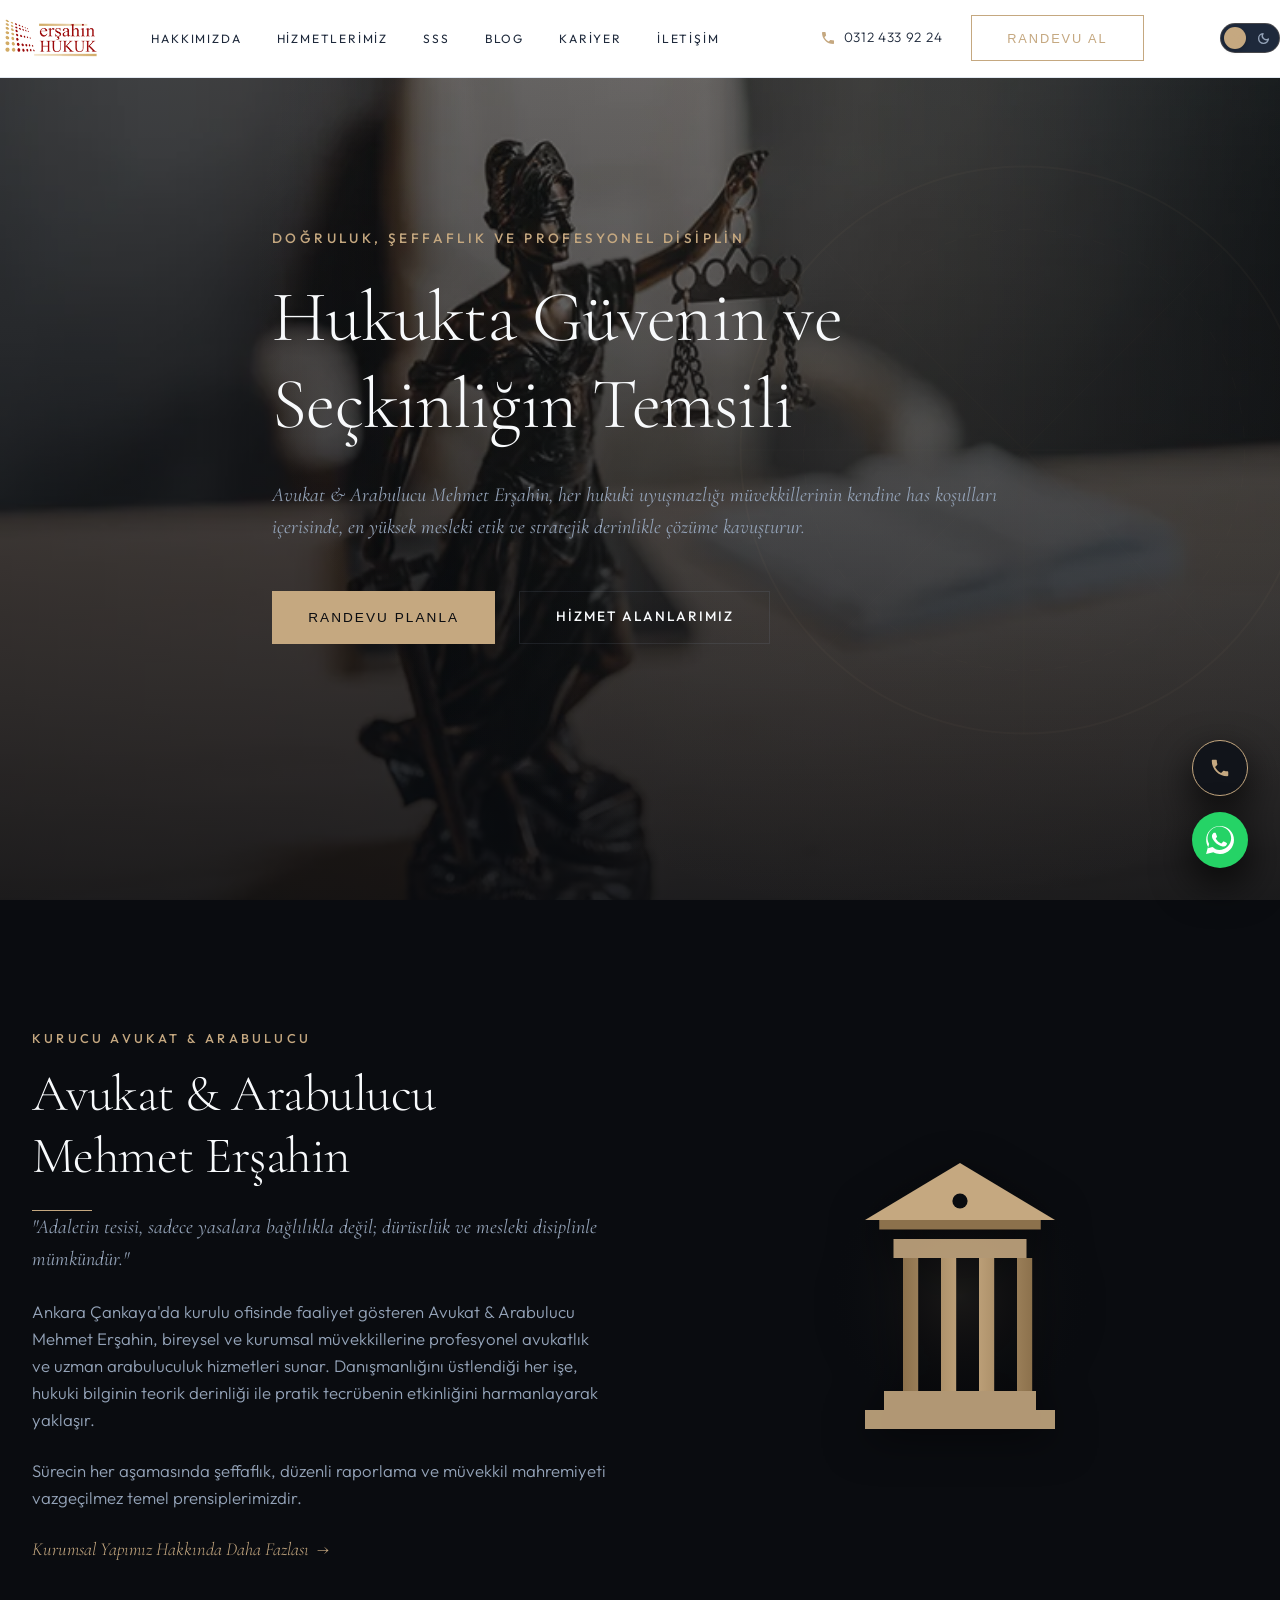
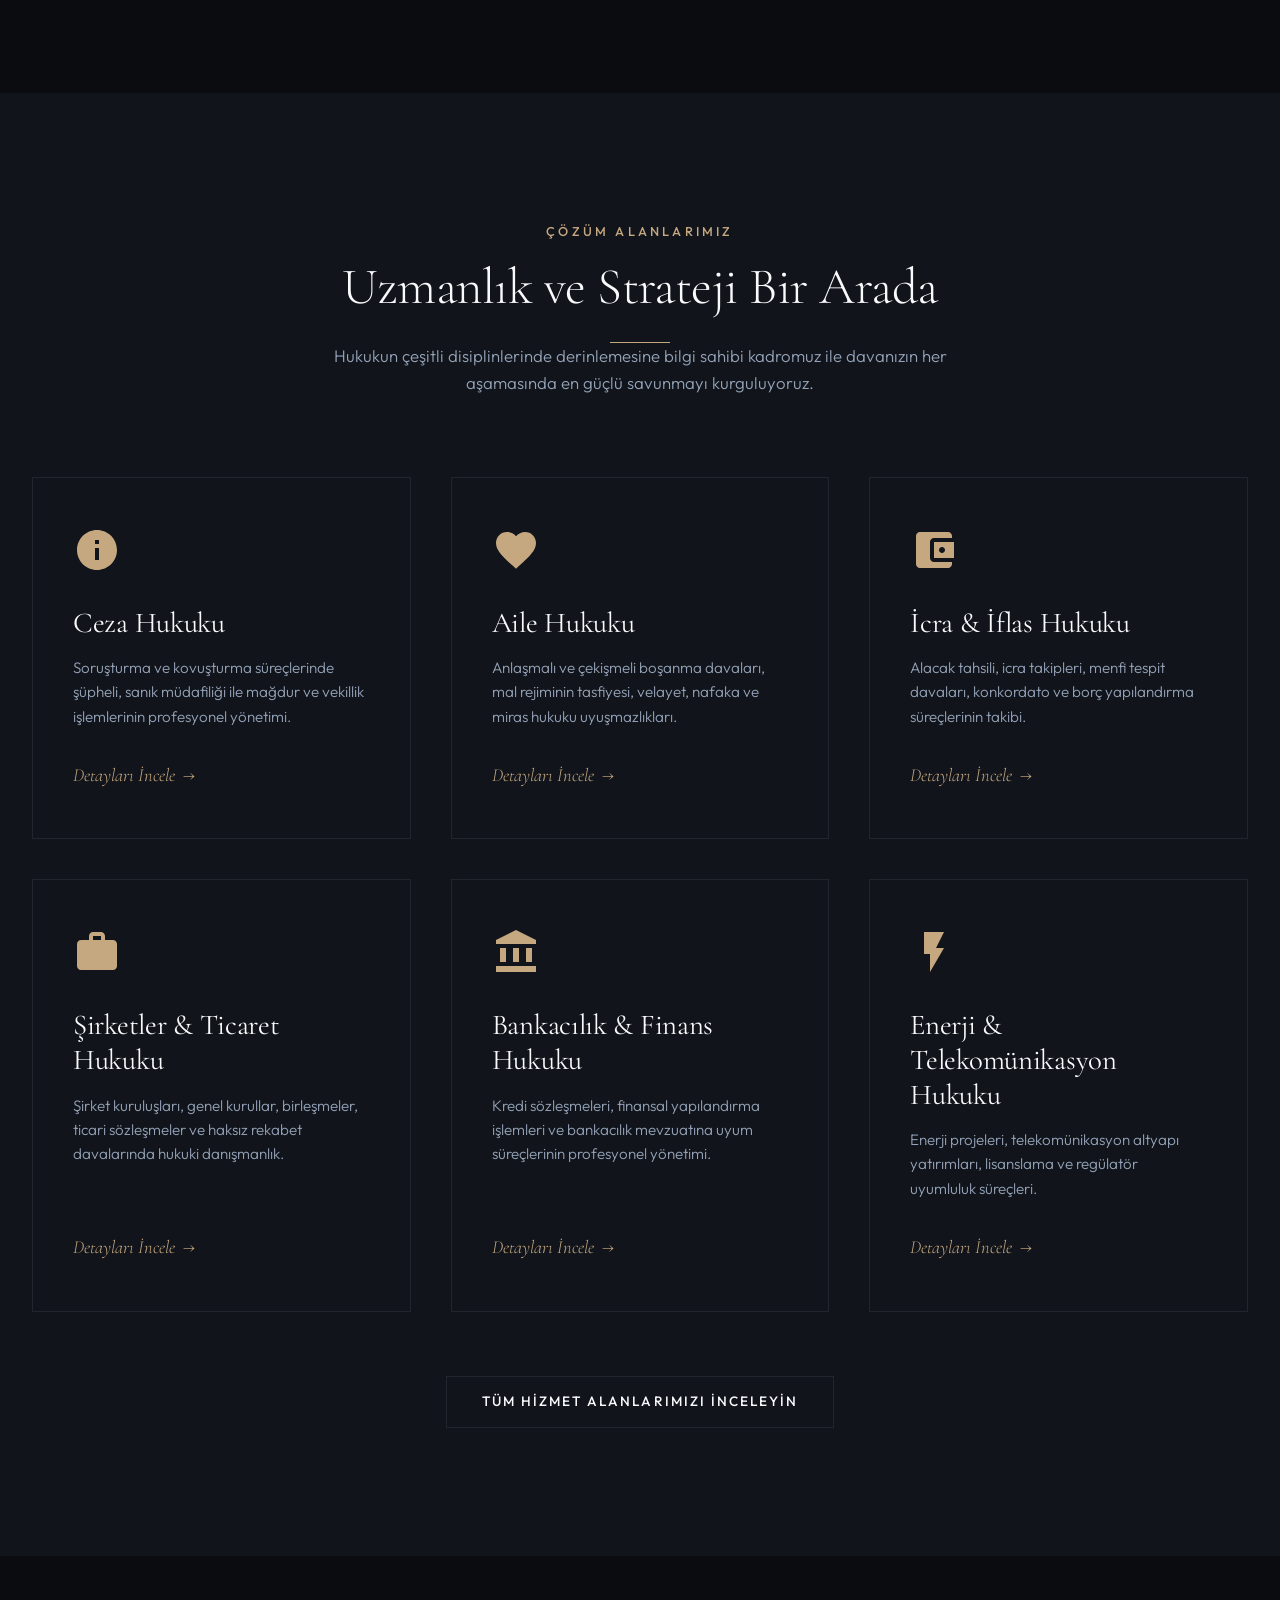
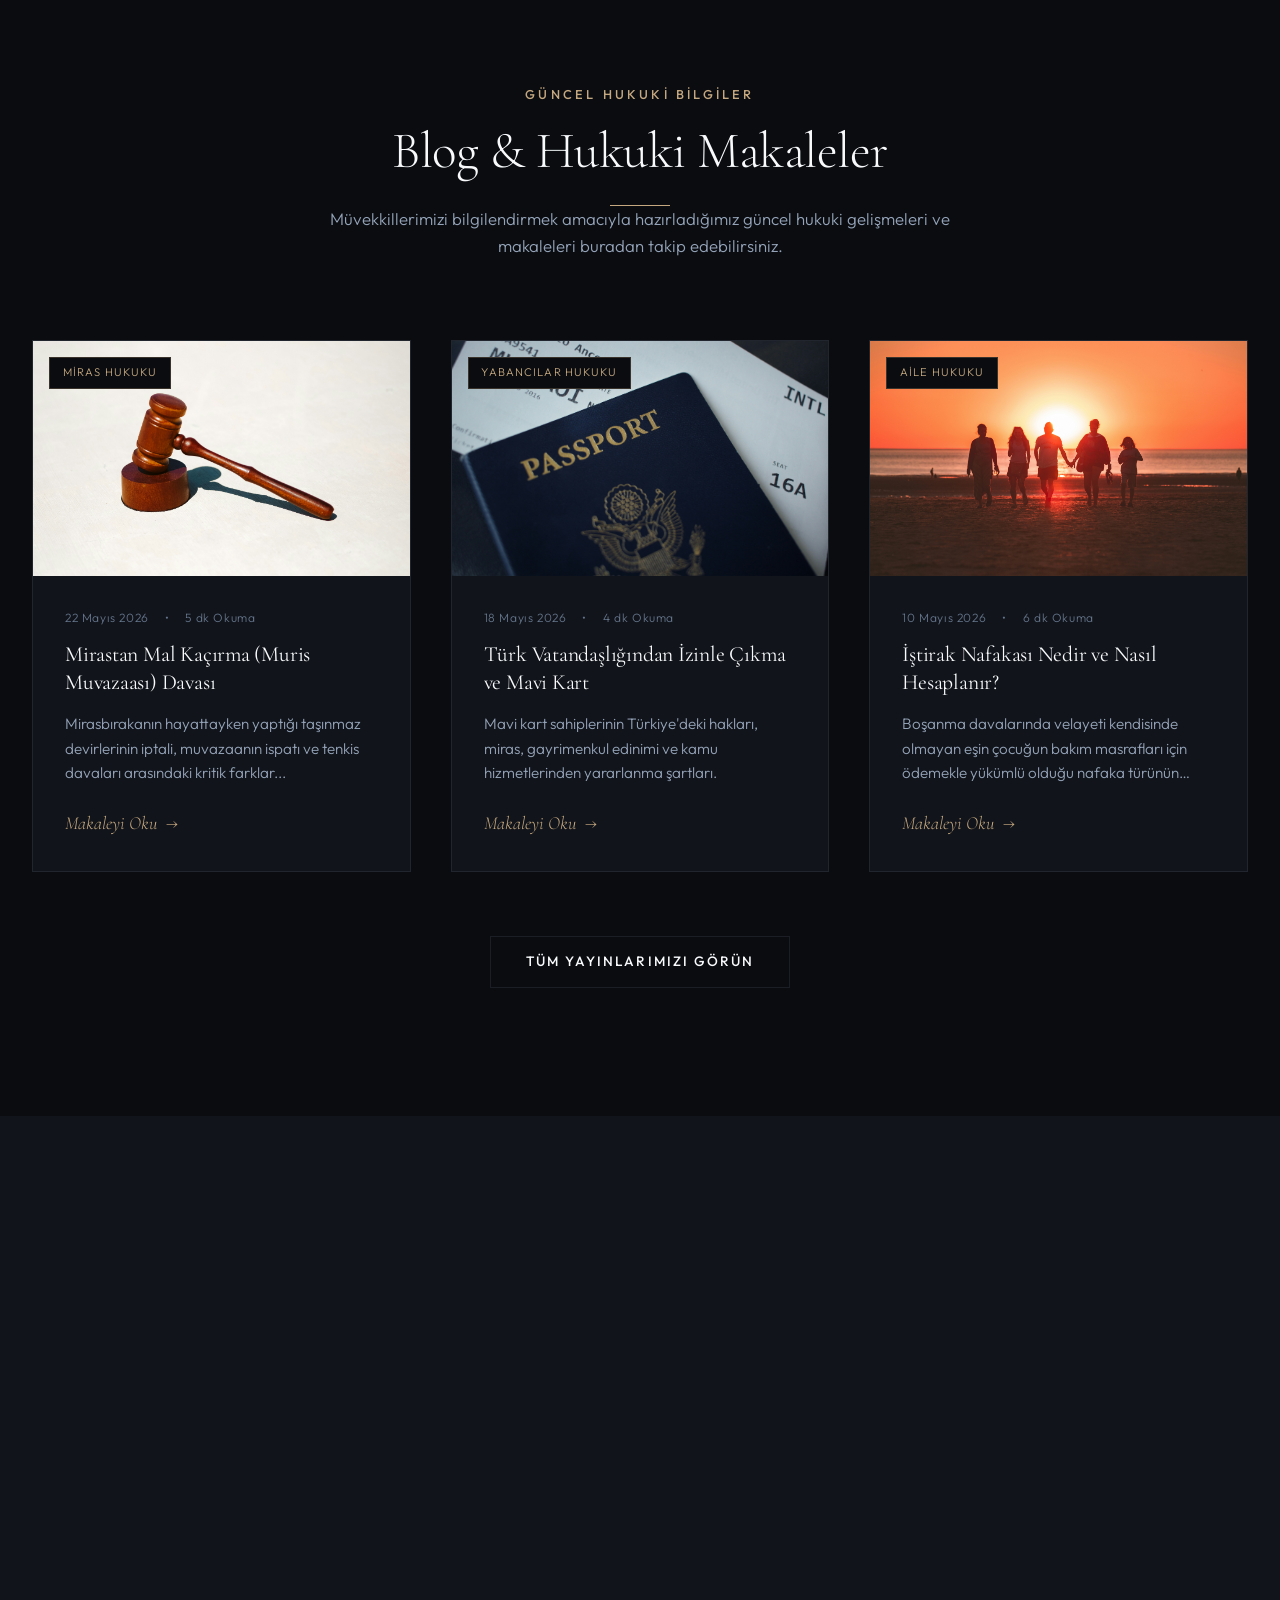
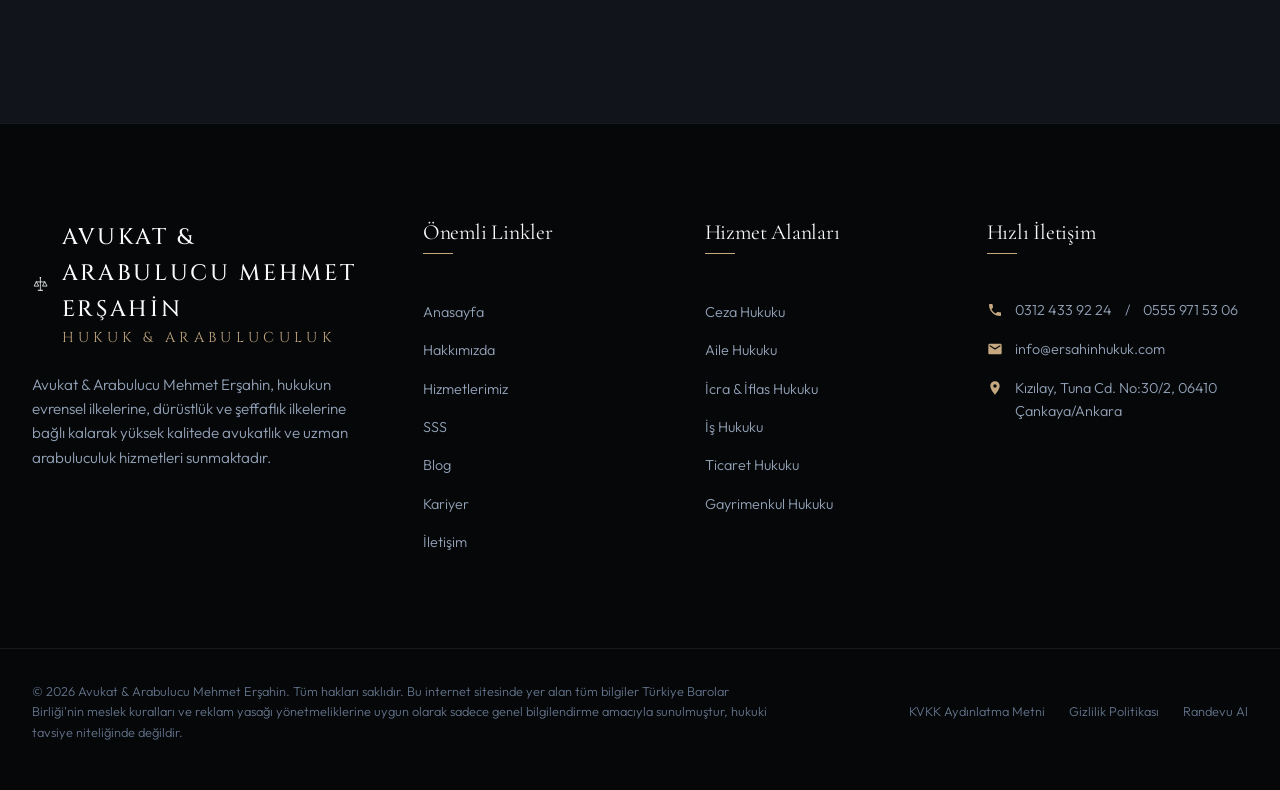
<file: index.html>
<!DOCTYPE html>
<html lang="tr">
<head>
  <meta charset="UTF-8">
  <meta name="viewport" content="width=device-width, initial-scale=1.0">
  <meta name="description" content="Avukat & Arabulucu Mehmet Erşahin, Ankara merkezli olarak ceza, aile, icra, iş, ticaret ve gayrimenkul hukuku alanlarında seçkin, şeffaf ve çözüm odaklı hukuki danışmanlık ve avukatlık hizmetleri sunar.">
  <title>Avukat & Arabulucu Mehmet Erşahin | Hukuki Danışmanlık & Avukatlık</title>
  <link rel="stylesheet" href="assets/css/style.css">
  <link rel="icon" type="image/png" href="favicon.png">
</head>
<body>

  <!-- --- Header / Nav --- -->
  <header class="header">
    <div class="container header-nav">
      <a href="/" class="logo" id="logo-link">
        <img src="assets/images/logo.png" alt="Avukat & Arabulucu Mehmet Erşahin" class="logo-img">
      </a>
      
      <nav>
        <ul class="nav-menu">
          <li><a href="hakkimizda" class="nav-link">Hakkımızda</a></li>
          <li><a href="hizmetler" class="nav-link">Hizmetlerimiz</a></li>
          <li><a href="sss" class="nav-link">SSS</a></li>
          <li><a href="blog" class="nav-link">Blog</a></li>
          <li><a href="kariyer" class="nav-link">Kariyer</a></li>
          <li><a href="iletisim" class="nav-link">İletişim</a></li>
        </ul>
      </nav>

      <div class="nav-actions">
        <a href="tel:+903124339224" class="nav-phone">
          <svg viewBox="0 0 24 24"><path d="M6.62 10.79c1.44 2.83 3.76 5.14 6.59 6.59l2.2-2.2c.27-.27.67-.36 1.02-.24 1.12.37 2.33.57 3.59.57.55 0 1 .45 1 1V20c0 .55-.45 1-1 1-9.39 0-17-7.61-17-17 0-.55.45-1 1-1h3.5c.55 0 1 .45 1 1 0 1.25.2 2.47.57 3.59.12.35.03.74-.24 1.02l-2.2 2.2z"/></svg>
          0312 433 92 24
        </a>
        <button class="btn btn-gold-border js-appointment-trigger">Randevu Al</button>
      </div>

      <button class="mobile-menu-btn" aria-label="Menüyü Aç/Kapat">
        <span></span>
        <span></span>
        <span></span>
      </button>
    </div>
  </header>

  <!-- --- Hero Section --- -->
  <section class="hero">
    <div class="hero-slideshow">
      <div class="hero-slide active" style="background-image: url('assets/images/hero_1.webp');"></div>
      <div class="hero-slide" style="background-image: url('assets/images/hero_2.webp');"></div>
      <div class="hero-slide" style="background-image: url('assets/images/hero_3.webp');"></div>
      <div class="hero-slide" style="background-image: url('assets/images/hero_4.webp');"></div>
    </div>
    <div class="hero-overlay"></div>
    
    <!-- Abstract rotating background geometric law icon -->
    <svg class="hero-background-art" viewBox="0 0 100 100">
      <circle cx="50" cy="50" r="45" stroke="var(--accent-gold-border)" stroke-width="0.3" fill="none"/>
      <circle cx="50" cy="50" r="35" stroke="var(--accent-gold-border)" stroke-width="0.1" fill="none" stroke-dasharray="2 2"/>
      <path d="M50 5v90M5 50h90M18.2 18.2l63.6 63.6M18.2 81.8l63.6-63.6" stroke="var(--accent-gold-muted)" stroke-width="0.2"/>
    </svg>

    <div class="container hero-content">
      <span class="hero-subtitle reveal">Doğruluk, Şeffaflık ve Profesyonel Disiplin</span>
      <h1 class="reveal" style="transition-delay: 0.1s;">Hukukta Güvenin ve Seçkinliğin Temsili</h1>
      <p class="lead reveal" style="transition-delay: 0.2s;">Avukat & Arabulucu Mehmet Erşahin, her hukuki uyuşmazlığı müvekkillerinin kendine has koşulları içerisinde, en yüksek mesleki etik ve stratejik derinlikle çözüme kavuşturur.</p>
      
      <div class="hero-actions reveal" style="transition-delay: 0.3s;">
        <button class="btn btn-primary js-appointment-trigger">Randevu Planla</button>
        <a href="hizmetler" class="btn btn-secondary">Hizmet Alanlarımız</a>
      </div>
    </div>
  </section>


  <!-- --- About Preview Section --- -->
  <section class="section-primary">
    <div class="container grid-2">
      <div class="reveal-left">
        <span class="section-subtitle">Kurucu Avukat & Arabulucu</span>
        <h2 class="section-title left-align">Avukat & Arabulucu Mehmet Erşahin</h2>
        <p class="lead">"Adaletin tesisi, sadece yasalara bağlılıkla değil; dürüstlük ve mesleki disiplinle mümkündür."</p>
        <p>Ankara Çankaya'da kurulu ofisinde faaliyet gösteren Avukat & Arabulucu Mehmet Erşahin, bireysel ve kurumsal müvekkillerine profesyonel avukatlık ve uzman arabuluculuk hizmetleri sunar. Danışmanlığını üstlendiği her işe, hukuki bilginin teorik derinliği ile pratik tecrübenin etkinliğini harmanlayarak yaklaşır.</p>
        <p>Sürecin her aşamasında şeffaflık, düzenli raporlama ve müvekkil mahremiyeti vazgeçilmez temel prensiplerimizdir.</p>
        <a href="hakkimizda" class="text-link">Kurumsal Yapımız Hakkında Daha Fazlası <span>→</span></a>
      </div>
      <div class="reveal-right" style="position: relative; display: flex; justify-content: center;">
        <!-- Luxury SVG Graphic for Pillars of Justice -->
        <svg viewBox="0 0 400 400" style="width: 100%; max-width: 380px; filter: drop-shadow(0 10px 20px rgba(0,0,0,0.5));">
          <!-- Background glow -->
          <circle cx="200" cy="200" r="140" fill="url(#gold-glow)" opacity="0.1"/>
          <!-- Pillars structure -->
          <path d="M100 320h200v20H100zM120 300h160v20H120zM130 140h140v20H130z" fill="var(--accent-gold)" opacity="0.9"/>
          <!-- 4 Pillars -->
          <path d="M140 160h16v140h-16zM180 160h16v140h-16zM220 160h16v140h-16zM260 160h16v140h-16z" fill="url(#pillar-gradient)"/>
          <!-- Pediment top -->
          <path d="M200 60L100 120h200z" fill="var(--accent-gold)"/>
          <path d="M115 120h170v10H115z" fill="var(--accent-gold-dark)"/>
          <!-- Decorative circle inside pediment -->
          <circle cx="200" cy="100" r="8" fill="var(--bg-primary)"/>
          <!-- Gradients -->
          <defs>
            <radialGradient id="gold-glow" cx="50%" cy="50%" r="50%">
              <stop offset="0%" stop-color="var(--accent-gold)"/>
              <stop offset="100%" stop-color="transparent"/>
            </radialGradient>
            <linearGradient id="pillar-gradient" x1="0%" y1="0%" x2="100%" y2="0%">
              <stop offset="0%" stop-color="var(--accent-gold-dark)"/>
              <stop offset="50%" stop-color="var(--accent-gold)"/>
              <stop offset="100%" stop-color="var(--accent-gold-dark)"/>
            </linearGradient>
          </defs>
        </svg>
      </div>
    </div>
  </section>

  <!-- --- Hizmet Alanlarımız Preview --- -->
  <section class="section-secondary">
    <div class="container">
      <div class="section-header reveal">
        <span class="section-subtitle">Çözüm Alanlarımız</span>
        <h2 class="section-title">Uzmanlık ve Strateji Bir Arada</h2>
        <p>Hukukun çeşitli disiplinlerinde derinlemesine bilgi sahibi kadromuz ile davanızın her aşamasında en güçlü savunmayı kurguluyoruz.</p>
      </div>
      
      <div class="grid-3 services-grid stagger-container reveal">
        <!-- Ceza Hukuku -->
        <div class="service-card stagger-item">
          <svg class="service-card-icon" viewBox="0 0 24 24">
            <path d="M12 2C6.48 2 2 6.48 2 12s4.48 10 10 10 10-4.48 10-10S17.52 2 12 2zm1 15h-2v-6h2v6zm0-8h-2V7h2v2z"/>
          </svg>
          <h3>Ceza Hukuku</h3>
          <p>Soruşturma ve kovuşturma süreçlerinde şüpheli, sanık müdafiliği ile mağdur ve vekillik işlemlerinin profesyonel yönetimi.</p>
          <a href="hizmetler?tab=ceza" class="text-link">Detayları İncele <span>→</span></a>
        </div>

        <!-- Aile Hukuku -->
        <div class="service-card stagger-item">
          <svg class="service-card-icon" viewBox="0 0 24 24">
            <path d="M12 21.35l-1.45-1.32C5.4 15.36 2 12.28 2 8.5 2 5.42 4.42 3 7.5 3c1.74 0 3.41.81 4.5 2.09C13.09 3.81 14.76 3 16.5 3 19.58 3 22 5.42 22 8.5c0 3.78-3.4 6.86-8.55 11.54L12 21.35z"/>
          </svg>
          <h3>Aile Hukuku</h3>
          <p>Anlaşmalı ve çekişmeli boşanma davaları, mal rejiminin tasfiyesi, velayet, nafaka ve miras hukuku uyuşmazlıkları.</p>
          <a href="hizmetler?tab=aile" class="text-link">Detayları İncele <span>→</span></a>
        </div>

        <!-- İcra ve İflas Hukuku -->
        <div class="service-card stagger-item">
          <svg class="service-card-icon" viewBox="0 0 24 24">
            <path d="M21 18v1c0 1.1-.9 2-2 2H5c-1.11 0-2-.9-2-2V5c0-1.1.89-2 2-2h14c1.1 0 2 .9 2 2v1h-9c-1.11 0-2 .9-2 2v8c0 1.1.89 2 2 2h9zm-9-2h10V8H12v8zm4-2.5c-.83 0-1.5-.67-1.5-1.5s.67-1.5 1.5-1.5 1.5.67 1.5 1.5-.67 1.5-1.5 1.5z"/>
          </svg>
          <h3>İcra & İflas Hukuku</h3>
          <p>Alacak tahsili, icra takipleri, menfi tespit davaları, konkordato ve borç yapılandırma süreçlerinin takibi.</p>
          <a href="hizmetler?tab=icra" class="text-link">Detayları İncele <span>→</span></a>
        </div>

        <!-- Şirketler & Ticaret Hukuku -->
        <div class="service-card stagger-item">
          <svg class="service-card-icon" viewBox="0 0 24 24">
            <path d="M20 6h-4V4c0-1.11-.89-2-2-2h-4c-1.11 0-2 .89-2 2v2H4c-1.11 0-1.99.89-1.99 2L2 19c0 1.11.89 2 2 2h16c1.11 0 2-.89 2-2V8c0-1.1-.9-2-2-2zm-6 0h-4V4h4v2z"/>
          </svg>
          <h3>Şirketler & Ticaret Hukuku</h3>
          <p>Şirket kuruluşları, genel kurullar, birleşmeler, ticari sözleşmeler ve haksız rekabet davalarında hukuki danışmanlık.</p>
          <a href="hizmetler?tab=ticaret" class="text-link">Detayları İncele <span>→</span></a>
        </div>

        <!-- Bankacılık ve Finans Hukuku -->
        <div class="service-card stagger-item">
          <svg class="service-card-icon" viewBox="0 0 24 24">
            <path d="M4 10h3v7H4zm6.5 0h3v7h-3zM2 19h20v3H2zm15-9h3v7h-3zm-5-9L2 6v2h20V6z"/>
          </svg>
          <h3>Bankacılık & Finans Hukuku</h3>
          <p>Kredi sözleşmeleri, finansal yapılandırma işlemleri ve bankacılık mevzuatına uyum süreçlerinin profesyonel yönetimi.</p>
          <a href="hizmetler?tab=ticaret" class="text-link">Detayları İncele <span>→</span></a>
        </div>

        <!-- Enerji ve Telekomünikasyon Hukuku -->
        <div class="service-card stagger-item">
          <svg class="service-card-icon" viewBox="0 0 24 24">
            <path d="M7 2v11h3v9l7-12h-4l4-8z"/>
          </svg>
          <h3>Enerji & Telekomünikasyon Hukuku</h3>
          <p>Enerji projeleri, telekomünikasyon altyapı yatırımları, lisanslama ve regülatör uyumluluk süreçleri.</p>
          <a href="hizmetler?tab=ticaret" class="text-link">Detayları İncele <span>→</span></a>
        </div>
      </div>
      
      <div style="text-align: center;" class="reveal">
        <a href="hizmetler" class="btn btn-secondary">Tüm Hizmet Alanlarımızı İnceleyin</a>
      </div>
    </div>
  </section>

  <!-- --- Publications Preview --- -->
  <section class="section-primary">
    <div class="container">
      <div class="section-header reveal">
        <span class="section-subtitle">Güncel Hukuki Bilgiler</span>
        <h2 class="section-title">Blog & Hukuki Makaleler</h2>
        <p>Müvekkillerimizi bilgilendirmek amacıyla hazırladığımız güncel hukuki gelişmeleri ve makaleleri buradan takip edebilirsiniz.</p>
      </div>

      <div class="grid-3 blog-grid stagger-container reveal">
        <!-- Featured Blog Card (Mirastan Mal Kaçırma) -->
        <div class="blog-card stagger-item">
          <div class="blog-card-img">
            <img src="assets/images/blog_inheritance.png" alt="Mirastan Mal Kaçırma Davası">
            <div class="blog-badge">Miras Hukuku</div>
          </div>
          <div class="blog-card-content">
            <div class="blog-date">
              <span>22 Mayıs 2026</span>
              <span>•</span>
              <span>5 dk Okuma</span>
            </div>
            <h4><a href="blog-detay">Mirastan Mal Kaçırma (Muris Muvazaası) Davası</a></h4>
            <p>Mirasbırakanın hayattayken yaptığı taşınmaz devirlerinin iptali, muvazaanın ispatı ve tenkis davaları arasındaki kritik farklar...</p>
            <a href="blog-detay" class="text-link" style="margin-top: auto;">Makaleyi Oku <span>→</span></a>
          </div>
        </div>

        <!-- Blog Card 2 (Türk Vatandaşlığından İzinle Çıkma) -->
        <div class="blog-card stagger-item">
          <div class="blog-card-img">
            <!-- Geometric Placeholder for clean editorial look -->
            <img src="assets/images/blog_citizenship.png" alt="Türk Vatandaşlığından İzinle Çıkma ve Mavi Kart">
            <div class="blog-badge">Yabancılar Hukuku</div>
          </div>
          <div class="blog-card-content">
            <div class="blog-date">
              <span>18 Mayıs 2026</span>
              <span>•</span>
              <span>4 dk Okuma</span>
            </div>
            <h4><a href="blog">Türk Vatandaşlığından İzinle Çıkma ve Mavi Kart</a></h4>
            <p>Mavi kart sahiplerinin Türkiye'deki hakları, miras, gayrimenkul edinimi ve kamu hizmetlerinden yararlanma şartları.</p>
            <a href="blog" class="text-link" style="margin-top: auto;">Makaleyi Oku <span>→</span></a>
          </div>
        </div>

        <!-- Blog Card 3 (İştirak Nafakası) -->
        <div class="blog-card stagger-item">
          <div class="blog-card-img">
            <img src="assets/images/blog_family.png" alt="İştirak Nafakası">
            <div class="blog-badge">Aile Hukuku</div>
          </div>
          <div class="blog-card-content">
            <div class="blog-date">
              <span>10 Mayıs 2026</span>
              <span>•</span>
              <span>6 dk Okuma</span>
            </div>
            <h4><a href="blog">İştirak Nafakası Nedir ve Nasıl Hesaplanır?</a></h4>
            <p>Boşanma davalarında velayeti kendisinde olmayan eşin çocuğun bakım masrafları için ödemekle yükümlü olduğu nafaka türünün detayları.</p>
            <a href="blog" class="text-link" style="margin-top: auto;">Makaleyi Oku <span>→</span></a>
          </div>
        </div>
      </div>
      
      <div style="text-align: center;" class="reveal">
        <a href="blog" class="btn btn-secondary">Tüm Yayınlarımızı Görün</a>
      </div>
    </div>
  </section>

  <!-- --- High-End Consultation CTA --- -->
  <section class="section-secondary" style="padding-bottom: 0;">
    <div class="container reveal">
      <div class="contact-cta">
        <div class="cta-flex">
          <div class="cta-content">
            <span class="section-subtitle">Profesyonel Danışmanlık</span>
            <h2>Hukuki Sorunlarınız İçin Randevu Oluşturun</h2>
            <p>Deneyimli avukat kadromuzla durumunuzu analiz etmek ve en doğru hukuki yol haritasını çizmek için randevu talebi gönderebilirsiniz.</p>
          </div>
          <div>
            <button class="btn btn-primary js-appointment-trigger" style="white-space: nowrap;">Randevu Planlayın</button>
          </div>
        </div>
      </div>
    </div>
  </section>

  <!-- --- Footer --- -->
  <footer class="footer">
    <div class="container footer-grid">
      <div class="footer-logo-desc">
        <a href="/" class="logo">
          <svg class="logo-icon" viewBox="0 0 32 32">
            <path d="M16 4v24M8 12h16M8 12l-4 8h8zM24 12l-4 8h8z" stroke="currentColor" stroke-width="1.5" fill="none" stroke-linecap="round" stroke-linejoin="round"/>
            <circle cx="16" cy="4" r="1.5" fill="currentColor"/>
            <path d="M12 28h8" stroke="currentColor" stroke-width="2" stroke-linecap="round"/>
          </svg>
          <div class="logo-text">
            AVUKAT & ARABULUCU MEHMET ERŞAHİN
            <span>Hukuk & Arabuluculuk</span>
          </div>
        </a>
        <p>Avukat & Arabulucu Mehmet Erşahin, hukukun evrensel ilkelerine, dürüstlük ve şeffaflık ilkelerine bağlı kalarak yüksek kalitede avukatlık ve uzman arabuluculuk hizmetleri sunmaktadır.</p>
      </div>

      <div>
        <h4 class="footer-title">Önemli Linkler</h4>
        <ul class="footer-links" style="margin-top: 1.5rem;">
          <li><a href="/">Anasayfa</a></li>
          <li><a href="hakkimizda">Hakkımızda</a></li>
          <li><a href="hizmetler">Hizmetlerimiz</a></li>
          <li><a href="sss">SSS</a></li>
          <li><a href="blog">Blog</a></li>
          <li><a href="kariyer">Kariyer</a></li>
          <li><a href="iletisim">İletişim</a></li>
        </ul>
      </div>

      <div>
        <h4 class="footer-title">Hizmet Alanları</h4>
        <ul class="footer-links" style="margin-top: 1.5rem;">
          <li><a href="hizmetler?tab=ceza">Ceza Hukuku</a></li>
          <li><a href="hizmetler?tab=aile">Aile Hukuku</a></li>
          <li><a href="hizmetler?tab=icra">İcra & İflas Hukuku</a></li>
          <li><a href="hizmetler?tab=is">İş Hukuku</a></li>
          <li><a href="hizmetler?tab=ticaret">Ticaret Hukuku</a></li>
          <li><a href="hizmetler?tab=gayrimenkul">Gayrimenkul Hukuku</a></li>
        </ul>
      </div>

      <div>
        <h4 class="footer-title">Hızlı İletişim</h4>
        <ul class="footer-contact-info" style="margin-top: 1.5rem;">
          <li>
            <svg viewBox="0 0 24 24"><path d="M6.62 10.79c1.44 2.83 3.76 5.14 6.59 6.59l2.2-2.2c.27-.27.67-.36 1.02-.24 1.12.37 2.33.57 3.59.57.55 0 1 .45 1 1V20c0 .55-.45 1-1 1-9.39 0-17-7.61-17-17 0-.55.45-1 1-1h3.5c.55 0 1 .45 1 1 0 1.25.2 2.47.57 3.59.12.35.03.74-.24 1.02l-2.2 2.2z"/></svg>
            <a href="tel:+903124339224">0312 433 92 24</a> / <a href="tel:+905559715306">0555 971 53 06</a>
          </li>
          <li>
            <svg viewBox="0 0 24 24"><path d="M20 4H4c-1.1 0-1.99.9-1.99 2L2 18c0 1.1.9 2 2 2h16c1.1 0 2-.9 2-2V6c0-1.1-.9-2-2-2zm0 4l-8 5-8-5V6l8 5 8-5v2z"/></svg>
            <a href="mailto:info@ersahinhukuk.com">info@ersahinhukuk.com</a>
          </li>
          <li>
            <svg viewBox="0 0 24 24"><path d="M12 2C8.13 2 5 5.13 5 9c0 5.25 7 13 7 13s7-7.75 7-13c0-3.87-3.13-7-7-7zm0 9.5c-1.38 0-2.5-1.12-2.5-2.5s1.12-2.5 2.5-2.5 2.5 1.12 2.5 2.5-1.12 2.5-2.5 2.5z"/></svg>
            <span>Kızılay, Tuna Cd. No:30/2, 06410 Çankaya/Ankara</span>
          </li>
        </ul>
      </div>
    </div>

    <div class="container footer-bottom">
      <div class="footer-disclaimer">
        © 2026 Avukat & Arabulucu Mehmet Erşahin. Tüm hakları saklıdır. Bu internet sitesinde yer alan tüm bilgiler Türkiye Barolar Birliği'nin meslek kuralları ve reklam yasağı yönetmeliklerine uygun olarak sadece genel bilgilendirme amacıyla sunulmuştur, hukuki tavsiye niteliğinde değildir.
      </div>
      <div class="footer-bottom-links">
        <a href="kvkk">KVKK Aydınlatma Metni</a>
        <a href="gizlilik">Gizlilik Politikası</a>
        <a href="iletisim">Randevu Al</a>
      </div>
    </div>
  </footer>

  <!-- --- Floating Contacts --- -->
  <div class="floating-contact">
    <a href="tel:+905559715306" class="floating-btn floating-phone" aria-label="Telefonla Arayın">
      <svg viewBox="0 0 24 24"><path d="M6.62 10.79c1.44 2.83 3.76 5.14 6.59 6.59l2.2-2.2c.27-.27.67-.36 1.02-.24 1.12.37 2.33.57 3.59.57.55 0 1 .45 1 1V20c0 .55-.45 1-1 1-9.39 0-17-7.61-17-17 0-.55.45-1 1-1h3.5c.55 0 1 .45 1 1 0 1.25.2 2.47.57 3.59.12.35.03.74-.24 1.02l-2.2 2.2z"/></svg>
    </a>
    <a href="https://wa.me/905559715306" class="floating-btn floating-whatsapp" target="_blank" rel="noopener noreferrer" aria-label="WhatsApp İletişim">
      <svg viewBox="0 0 24 24">
        <path d="M.057 24l1.687-6.163c-1.041-1.804-1.588-3.849-1.587-5.946C.06 5.348 5.397.01 12.008.01c3.202.001 6.212 1.246 8.477 3.514 2.266 2.268 3.507 5.28 3.505 8.484-.004 6.657-5.34 11.997-11.953 11.997-2.005-.001-3.973-.502-5.724-1.455L0 24zm6.59-4.846c1.6.95 2.802 1.486 4.757 1.487 5.589 0 10.134-4.52 10.138-10.07.002-2.688-1.04-5.216-2.935-7.114C16.66 1.558 14.135.516 11.453.515 5.865.515 1.32 5.037 1.316 10.589c-.001 1.83.479 3.25 1.378 4.814l-.993 3.63 3.747-.98c1.512.924 2.502 1.4 4.519 1.4z"/>
        <path d="M17.472 14.382c-.32-.16-1.89-.93-2.185-1.04-.3-.11-.515-.17-.73.15-.215.32-.83 1.04-1.02 1.25-.19.21-.38.24-.7.08-.32-.16-1.35-.5-2.575-1.595-.95-.85-1.6-1.9-1.785-2.22-.19-.32-.02-.49.14-.65.14-.14.32-.37.48-.56.16-.18.21-.3.32-.51.11-.215.05-.4-.03-.56-.08-.16-.73-1.77-1-2.43-.265-.64-.53-.55-.73-.56-.19-.01-.41-.01-.62-.01-.215 0-.56.08-.85.4-.29.32-1.1 1.08-1.1 2.63 0 1.55 1.13 3.05 1.285 3.26.16.21 2.225 3.397 5.39 4.754.753.323 1.342.517 1.8.66.757.24 1.448.207 1.993.125.607-.09 1.89-.77 2.153-1.48.263-.7.263-1.3.188-1.43-.075-.125-.275-.205-.595-.365z"/>
      </svg>
    </a>
  </div>

  <!-- --- Randevu Al Modal --- -->
  <div class="modal" id="appointment-modal">
    <div class="modal-overlay"></div>
    <div class="modal-container">
      <button class="modal-close" aria-label="Kapat">&times;</button>
      <h3 class="modal-title">Randevu Talebi Oluşturun</h3>
      <form id="appointment-form">
        <div class="form-group">
          <label for="app-name" class="form-label">Adınız Soyadınız *</label>
          <input type="text" id="app-name" class="form-control" placeholder="Örn. Ahmet Yılmaz" required>
        </div>
        <div class="form-row">
          <div class="form-group">
            <label for="app-phone" class="form-label">Telefon Numaranız *</label>
            <input type="tel" id="app-phone" class="form-control" placeholder="05xx xxx xx xx" required>
          </div>
          <div class="form-group">
            <label for="app-email" class="form-label">E-Posta Adresiniz *</label>
            <input type="email" id="app-email" class="form-control" placeholder="ahmet@example.com" required>
          </div>
        </div>
        <div class="form-row">
          <div class="form-group">
            <label for="app-service" class="form-label">Hukuki Konu *</label>
            <select id="app-service" class="form-control" required>
              <option value="" disabled selected>Seçiniz</option>
              <option value="ceza">Ceza Hukuku</option>
              <option value="aile">Aile & Miras Hukuku</option>
              <option value="icra">İcra & İflas Hukuku</option>
              <option value="is">İş Hukuku</option>
              <option value="ticaret">Ticaret & Şirketler Hukuku</option>
              <option value="gayrimenkul">Gayrimenkul Hukuku</option>
              <option value="diger">Diğer Hukuki Konular</option>
            </select>
          </div>
          <div class="form-group">
            <label for="app-date" class="form-label">Randevu Tarihi *</label>
            <input type="date" id="app-date" class="form-control" required>
          </div>
        </div>
        <div class="form-group">
          <label for="app-message" class="form-label">Mesajınız / Kısa Açıklama</label>
          <textarea id="app-message" class="form-control" placeholder="Lütfen hukuki uyuşmazlığınızı kısaca özetleyin..."></textarea>
        </div>
        <div class="form-group">
          <label class="checkbox-label">
            <input type="checkbox" required>
            <span>KVKK kapsamında kişisel verilerimin işlenmesini ve Avukat & Arabulucu Mehmet Erşahin tarafından bilgilendirme amacıyla kullanılmasını kabul ediyorum. *</span>
          </label>
        </div>
        <button type="submit" class="btn btn-primary" style="width: 100%;">Talebi Gönder</button>
      </form>
    </div>
  </div>

  <script src="assets/js/main.js"></script>
</body>
</html>
</file>
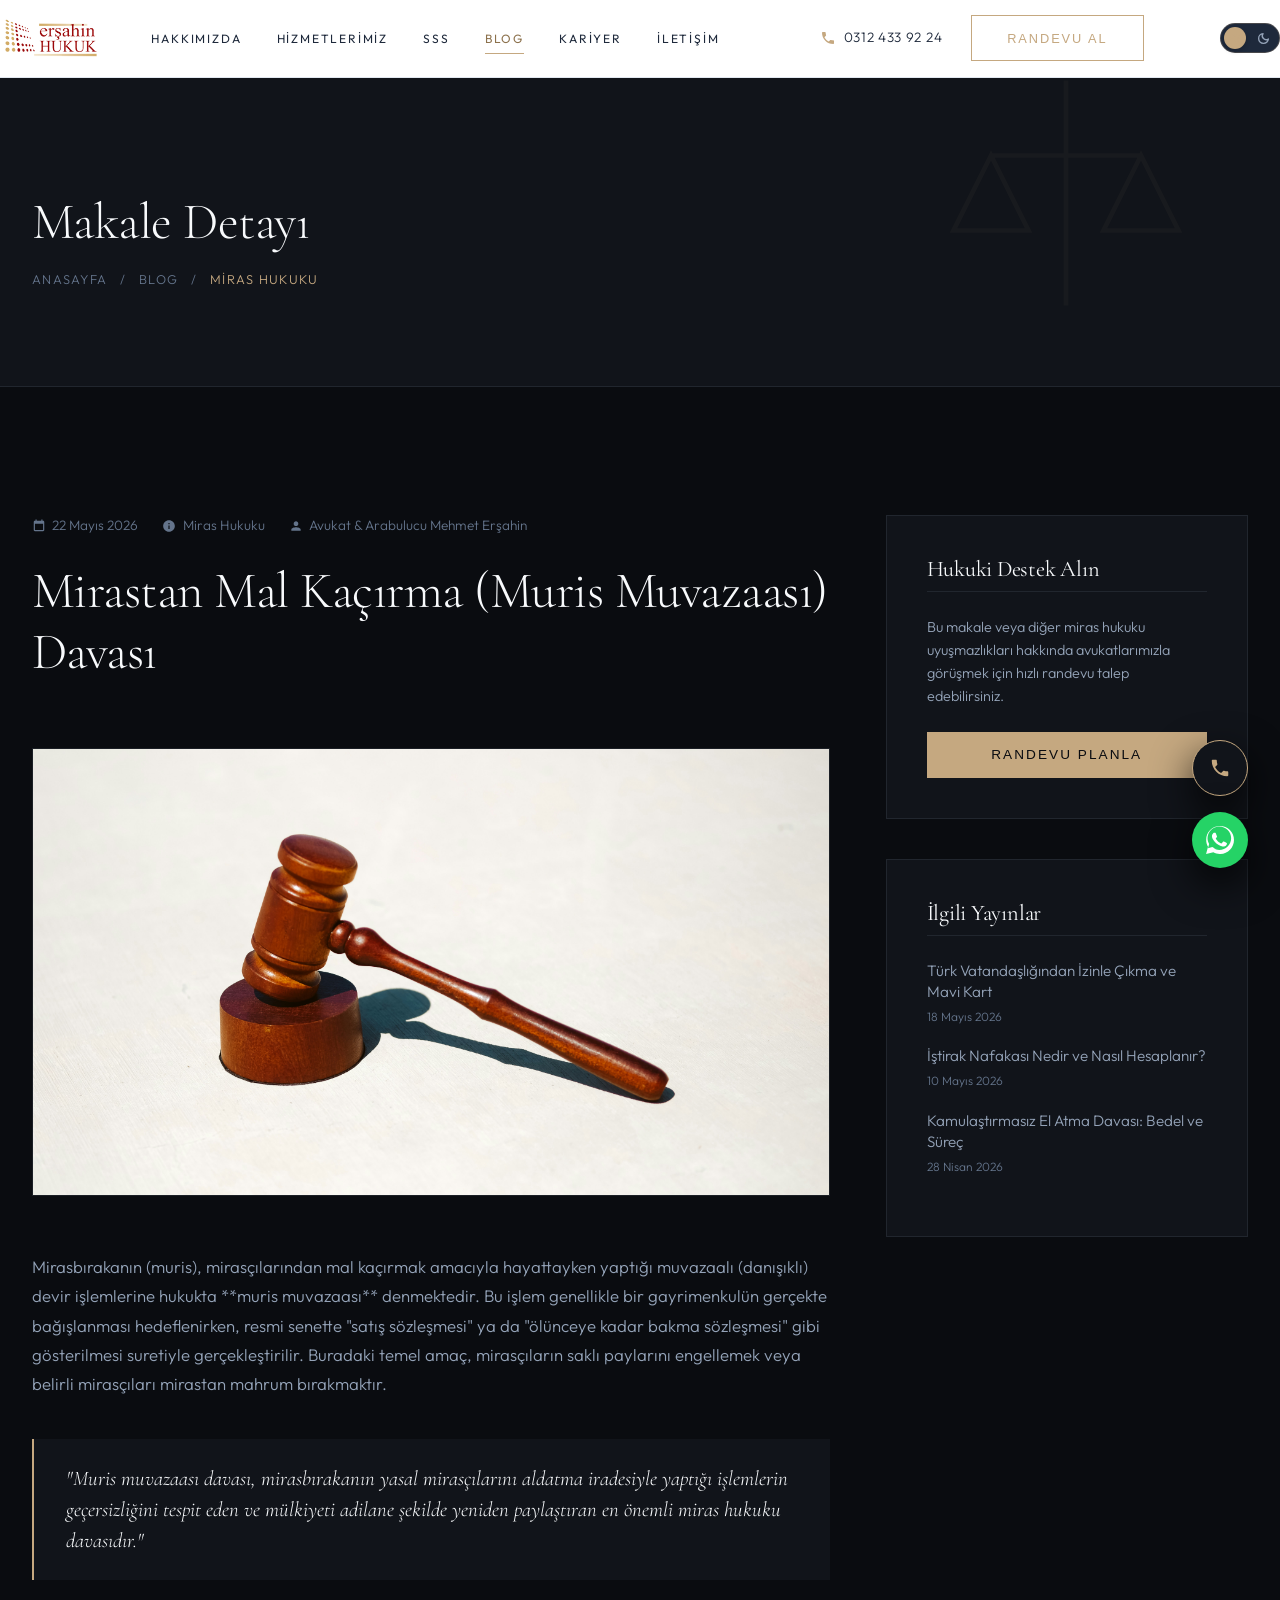
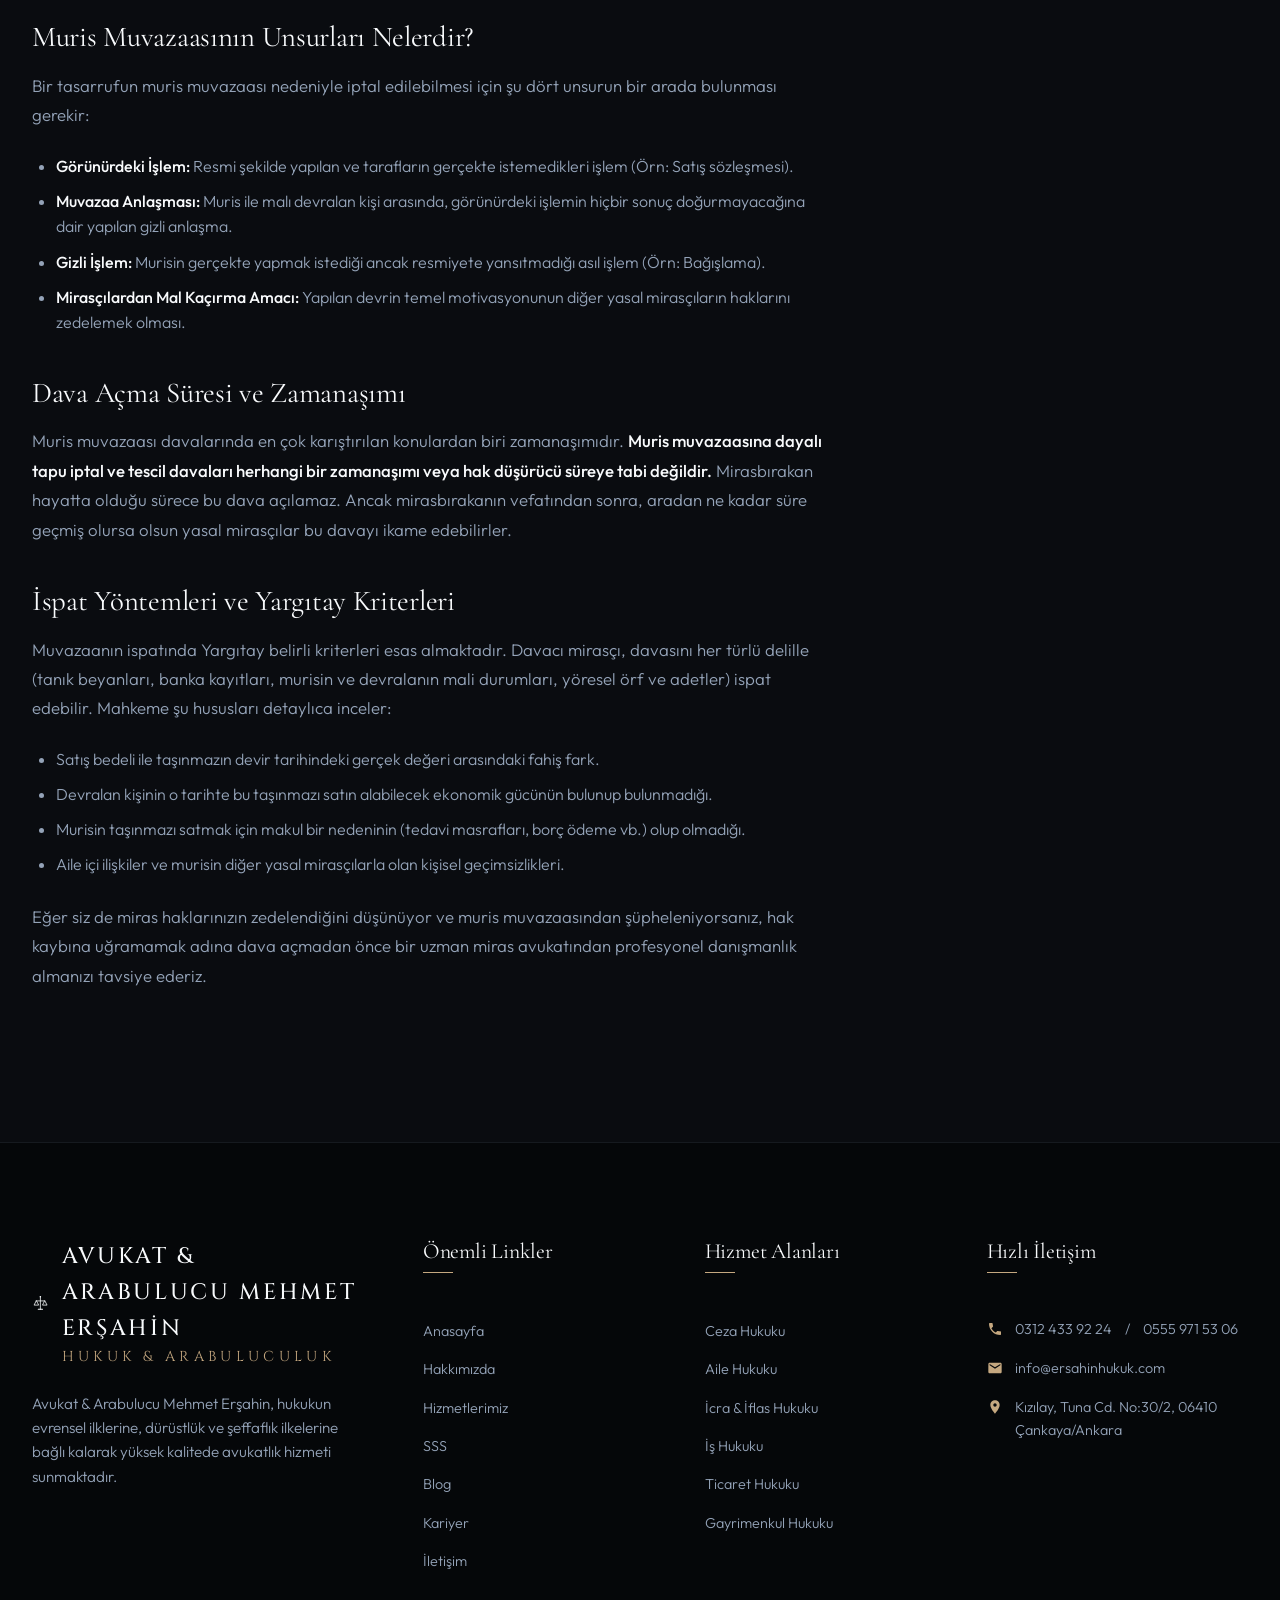
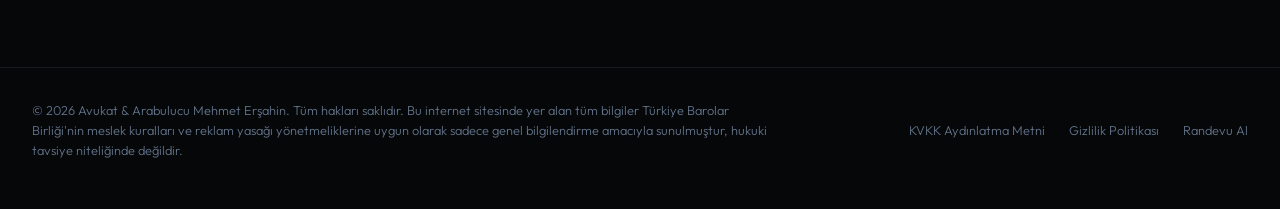
<file: blog-detay.html>
<!DOCTYPE html>
<html lang="tr">
<head>
  <meta charset="UTF-8">
  <meta name="viewport" content="width=device-width, initial-scale=1.0">
  <meta name="description" content="Mirastan mal kaçırma (muris muvazaası) davası nedir? Muvazaalı taşınmaz devirlerinin iptali, zamanaşımı ve ispat yöntemleri hakkında detaylı yasal analiz.">
  <title>Mirastan Mal Kaçırma (Muris Muvazaası) Davası | Avukat & Arabulucu Mehmet Erşahin</title>
  <link rel="stylesheet" href="assets/css/style.css">
  <link rel="icon" type="image/png" href="favicon.png">
  <style>
    /* Specific styles for article layout */
    .blog-details-layout {
      display: grid;
      grid-template-columns: 2.2fr 1fr;
      gap: 3.5rem;
    }
    .article-header {
      margin-bottom: 2.5rem;
    }
    .article-meta {
      display: flex;
      gap: 1.5rem;
      color: var(--text-muted);
      font-size: 0.85rem;
      margin-bottom: 1.5rem;
    }
    .article-meta span {
      display: flex;
      align-items: center;
      gap: 0.4rem;
    }
    .article-meta svg {
      width: 14px;
      height: 14px;
      fill: currentColor;
    }
    .article-featured-img {
      width: 100%;
      aspect-ratio: 16/9;
      object-fit: cover;
      border: 1px solid var(--border-color);
      margin-bottom: 3rem;
    }
    .article-content h3 {
      margin-top: 2.5rem;
      margin-bottom: 1rem;
    }
    .article-content p {
      font-size: 1.05rem;
      line-height: 1.75;
      margin-bottom: 1.5rem;
    }
    blockquote {
      border-left: 2px solid var(--accent-gold);
      padding: 1.5rem 2rem;
      background-color: var(--bg-secondary);
      font-family: var(--font-heading);
      font-style: italic;
      font-size: 1.3rem;
      color: var(--text-primary);
      margin: 2.5rem 0;
      line-height: 1.5;
    }
    .article-content ul {
      margin-bottom: 1.5rem;
      padding-left: 1.5rem;
      color: var(--text-secondary);
    }
    .article-content li {
      margin-bottom: 0.6rem;
      font-size: 1rem;
    }
    .sidebar-widget {
      background-color: var(--bg-secondary);
      border: 1px solid var(--border-color);
      padding: 2.5rem;
      margin-bottom: 2.5rem;
    }
    .sidebar-widget-title {
      font-family: var(--font-heading);
      font-size: 1.4rem;
      color: var(--text-primary);
      margin-bottom: 1.5rem;
      padding-bottom: 0.5rem;
      border-bottom: 1px solid var(--border-color);
    }
    .related-posts-list {
      list-style: none;
    }
    .related-posts-list li {
      margin-bottom: 1.2rem;
    }
    .related-posts-list a {
      font-size: 0.95rem;
      color: var(--text-secondary);
      line-height: 1.4;
      display: block;
    }
    .related-posts-list a:hover {
      color: var(--accent-gold);
    }
    .related-posts-list span {
      display: block;
      font-size: 0.75rem;
      color: var(--text-muted);
      margin-top: 0.3rem;
    }
    @media (max-width: 900px) {
      .blog-details-layout {
        grid-template-columns: 1fr;
        gap: 3rem;
      }
    }
  </style>
</head>
<body>

  <!-- --- Header / Nav --- -->
  <header class="header">
    <div class="container header-nav">
      <a href="/" class="logo">
        <img src="assets/images/logo.png" alt="Avukat & Arabulucu Mehmet Erşahin" class="logo-img">
      </a>
      
      <nav>
        <ul class="nav-menu">
          <li><a href="hakkimizda" class="nav-link">Hakkımızda</a></li>
          <li><a href="hizmetler" class="nav-link">Hizmetlerimiz</a></li>
          <li><a href="sss" class="nav-link">SSS</a></li>
          <li><a href="blog" class="nav-link active">Blog</a></li>
          <li><a href="kariyer" class="nav-link">Kariyer</a></li>
          <li><a href="iletisim" class="nav-link">İletişim</a></li>
        </ul>
      </nav>

      <div class="nav-actions">
        <a href="tel:+903124339224" class="nav-phone">
          <svg viewBox="0 0 24 24"><path d="M6.62 10.79c1.44 2.83 3.76 5.14 6.59 6.59l2.2-2.2c.27-.27.67-.36 1.02-.24 1.12.37 2.33.57 3.59.57.55 0 1 .45 1 1V20c0 .55-.45 1-1 1-9.39 0-17-7.61-17-17 0-.55.45-1 1-1h3.5c.55 0 1 .45 1 1 0 1.25.2 2.47.57 3.59.12.35.03.74-.24 1.02l-2.2 2.2z"/></svg>
          0312 433 92 24
        </a>
        <button class="btn btn-gold-border js-appointment-trigger">Randevu Al</button>
      </div>

      <button class="mobile-menu-btn" aria-label="Menüyü Aç/Kapat">
        <span></span>
        <span></span>
        <span></span>
      </button>
    </div>
  </header>

  <!-- --- Page Header --- -->
  <section class="page-header">
    <svg class="page-header-bg" viewBox="0 0 32 32">
      <path d="M16 4v24M8 12h16M8 12l-4 8h8zM24 12l-4 8h8z" stroke="var(--accent-gold)" stroke-width="0.5" fill="none"/>
    </svg>
    <div class="container">
      <h1 class="page-title reveal">Makale Detayı</h1>
      <ul class="breadcrumbs reveal" style="transition-delay: 0.1s;">
        <li><a href="/">Anasayfa</a></li>
        <li><a href="blog">Blog</a></li>
        <li class="active">Miras Hukuku</li>
      </ul>
    </div>
  </section>

  <!-- --- Article Main Section --- -->
  <section class="section-primary">
    <div class="container blog-details-layout">
      
      <!-- Article Content -->
      <article class="reveal-left">
        <div class="article-header">
          <div class="article-meta">
            <span>
              <svg viewBox="0 0 24 24"><path d="M19 3h-1V1h-2v2H8V1H6v2H5c-1.11 0-1.99.9-1.99 2L3 19c0 1.1.89 2 2 2h14c1.1 0 2-.9 2-2V5c0-1.1-.9-2-2-2zm0 16H5V8h14v11z"/></svg>
              22 Mayıs 2026
            </span>
            <span>
              <svg viewBox="0 0 24 24"><path d="M12 2C6.48 2 2 6.48 2 12s4.48 10 10 10 10-4.48 10-10S17.52 2 12 2zm1 15h-2v-6h2v6zm0-8h-2V7h2v2z"/></svg>
              Miras Hukuku
            </span>
            <span>
              <svg viewBox="0 0 24 24"><path d="M12 12c2.21 0 4-1.79 4-4s-1.79-4-4-4-4 1.79-4 4 1.79 4 4 4zm0 2c-2.67 0-8 1.34-8 4v2h16v-2c0-2.66-5.33-4-8-4z"/></svg>
              Avukat & Arabulucu Mehmet Erşahin
            </span>
          </div>
          <h2>Mirastan Mal Kaçırma (Muris Muvazaası) Davası</h2>
        </div>

        <img src="assets/images/blog_inheritance.png" alt="Mirastan Mal Kaçırma Davası" class="article-featured-img">

        <div class="article-content">
          <p>Mirasbırakanın (muris), mirasçılarından mal kaçırmak amacıyla hayattayken yaptığı muvazaalı (danışıklı) devir işlemlerine hukukta **muris muvazaası** denmektedir. Bu işlem genellikle bir gayrimenkulün gerçekte bağışlanması hedeflenirken, resmi senette "satış sözleşmesi" ya da "ölünceye kadar bakma sözleşmesi" gibi gösterilmesi suretiyle gerçekleştirilir. Buradaki temel amaç, mirasçıların saklı paylarını engellemek veya belirli mirasçıları mirastan mahrum bırakmaktır.</p>

          <blockquote>
            "Muris muvazaası davası, mirasbırakanın yasal mirasçılarını aldatma iradesiyle yaptığı işlemlerin geçersizliğini tespit eden ve mülkiyeti adilane şekilde yeniden paylaştıran en önemli miras hukuku davasıdır."
          </blockquote>

          <h3>Muris Muvazaasının Unsurları Nelerdir?</h3>
          <p>Bir tasarrufun muris muvazaası nedeniyle iptal edilebilmesi için şu dört unsurun bir arada bulunması gerekir:</p>
          <ul>
            <li><strong>Görünürdeki İşlem:</strong> Resmi şekilde yapılan ve tarafların gerçekte istemedikleri işlem (Örn: Satış sözleşmesi).</li>
            <li><strong>Muvazaa Anlaşması:</strong> Muris ile malı devralan kişi arasında, görünürdeki işlemin hiçbir sonuç doğurmayacağına dair yapılan gizli anlaşma.</li>
            <li><strong>Gizli İşlem:</strong> Murisin gerçekte yapmak istediği ancak resmiyete yansıtmadığı asıl işlem (Örn: Bağışlama).</li>
            <li><strong>Mirasçılardan Mal Kaçırma Amacı:</strong> Yapılan devrin temel motivasyonunun diğer yasal mirasçıların haklarını zedelemek olması.</li>
          </ul>

          <h3>Dava Açma Süresi ve Zamanaşımı</h3>
          <p>Muris muvazaası davalarında en çok karıştırılan konulardan biri zamanaşımıdır. <strong>Muris muvazaasına dayalı tapu iptal ve tescil davaları herhangi bir zamanaşımı veya hak düşürücü süreye tabi değildir.</strong> Mirasbırakan hayatta olduğu sürece bu dava açılamaz. Ancak mirasbırakanın vefatından sonra, aradan ne kadar süre geçmiş olursa olsun yasal mirasçılar bu davayı ikame edebilirler.</p>

          <h3>İspat Yöntemleri ve Yargıtay Kriterleri</h3>
          <p>Muvazaanın ispatında Yargıtay belirli kriterleri esas almaktadır. Davacı mirasçı, davasını her türlü delille (tanık beyanları, banka kayıtları, murisin ve devralanın mali durumları, yöresel örf ve adetler) ispat edebilir. Mahkeme şu hususları detaylıca inceler:</p>
          <ul>
            <li>Satış bedeli ile taşınmazın devir tarihindeki gerçek değeri arasındaki fahiş fark.</li>
            <li>Devralan kişinin o tarihte bu taşınmazı satın alabilecek ekonomik gücünün bulunup bulunmadığı.</li>
            <li>Murisin taşınmazı satmak için makul bir nedeninin (tedavi masrafları, borç ödeme vb.) olup olmadığı.</li>
            <li>Aile içi ilişkiler ve murisin diğer yasal mirasçılarla olan kişisel geçimsizlikleri.</li>
          </ul>

          <p>Eğer siz de miras haklarınızın zedelendiğini düşünüyor ve muris muvazaasından şüpheleniyorsanız, hak kaybına uğramamak adına dava açmadan önce bir uzman miras avukatından profesyonel danışmanlık almanızı tavsiye ederiz.</p>
        </div>
      </article>

      <!-- Sidebar -->
      <aside class="reveal-right">
        <!-- Widget: Randevu -->
        <div class="sidebar-widget">
          <h4 class="sidebar-widget-title">Hukuki Destek Alın</h4>
          <p style="font-size: 0.9rem; margin-bottom: 1.5rem;">Bu makale veya diğer miras hukuku uyuşmazlıkları hakkında avukatlarımızla görüşmek için hızlı randevu talep edebilirsiniz.</p>
          <button class="btn btn-primary js-appointment-trigger" style="width: 100%;">Randevu Planla</button>
        </div>

        <!-- Widget: İlgili Makaleler -->
        <div class="sidebar-widget">
          <h4 class="sidebar-widget-title">İlgili Yayınlar</h4>
          <ul class="related-posts-list">
            <li>
              <a href="blog">Türk Vatandaşlığından İzinle Çıkma ve Mavi Kart</a>
              <span>18 Mayıs 2026</span>
            </li>
            <li>
              <a href="blog">İştirak Nafakası Nedir ve Nasıl Hesaplanır?</a>
              <span>10 Mayıs 2026</span>
            </li>
            <li>
              <a href="blog">Kamulaştırmasız El Atma Davası: Bedel ve Süreç</a>
              <span>28 Nisan 2026</span>
            </li>
          </ul>
        </div>
      </aside>

    </div>
  </section>

  <!-- --- Footer --- -->
  <footer class="footer">
    <div class="container footer-grid">
      <div class="footer-logo-desc">
        <a href="/" class="logo">
          <svg class="logo-icon" viewBox="0 0 32 32">
            <path d="M16 4v24M8 12h16M8 12l-4 8h8zM24 12l-4 8h8z" stroke="currentColor" stroke-width="1.5" fill="none" stroke-linecap="round" stroke-linejoin="round"/>
            <circle cx="16" cy="4" r="1.5" fill="currentColor"/>
            <path d="M12 28h8" stroke="currentColor" stroke-width="2" stroke-linecap="round"/>
          </svg>
          <div class="logo-text">
            AVUKAT & ARABULUCU MEHMET ERŞAHİN
            <span>Hukuk & Arabuluculuk</span>
          </div>
        </a>
        <p>Avukat & Arabulucu Mehmet Erşahin, hukukun evrensel ilklerine, dürüstlük ve şeffaflık ilkelerine bağlı kalarak yüksek kalitede avukatlık hizmeti sunmaktadır.</p>
      </div>

      <div>
        <h4 class="footer-title">Önemli Linkler</h4>
        <ul class="footer-links" style="margin-top: 1.5rem;">
          <li><a href="/">Anasayfa</a></li>
          <li><a href="hakkimizda">Hakkımızda</a></li>
          <li><a href="hizmetler">Hizmetlerimiz</a></li>
          <li><a href="sss">SSS</a></li>
          <li><a href="blog">Blog</a></li>
          <li><a href="kariyer">Kariyer</a></li>
          <li><a href="iletisim">İletişim</a></li>
        </ul>
      </div>

      <div>
        <h4 class="footer-title">Hizmet Alanları</h4>
        <ul class="footer-links" style="margin-top: 1.5rem;">
          <li><a href="hizmetler?tab=ceza">Ceza Hukuku</a></li>
          <li><a href="hizmetler?tab=aile">Aile Hukuku</a></li>
          <li><a href="hizmetler?tab=icra">İcra & İflas Hukuku</a></li>
          <li><a href="hizmetler?tab=is">İş Hukuku</a></li>
          <li><a href="hizmetler?tab=ticaret">Ticaret Hukuku</a></li>
          <li><a href="hizmetler?tab=gayrimenkul">Gayrimenkul Hukuku</a></li>
        </ul>
      </div>

      <div>
        <h4 class="footer-title">Hızlı İletişim</h4>
        <ul class="footer-contact-info" style="margin-top: 1.5rem;">
          <li>
            <svg viewBox="0 0 24 24"><path d="M6.62 10.79c1.44 2.83 3.76 5.14 6.59 6.59l2.2-2.2c.27-.27.67-.36 1.02-.24 1.12.37 2.33.57 3.59.57.55 0 1 .45 1 1V20c0 .55-.45 1-1 1-9.39 0-17-7.61-17-17 0-.55.45-1 1-1h3.5c.55 0 1 .45 1 1 0 1.25.2 2.47.57 3.59.12.35.03.74-.24 1.02l-2.2 2.2z"/></svg>
            <a href="tel:+903124339224">0312 433 92 24</a> / <a href="tel:+905559715306">0555 971 53 06</a>
          </li>
          <li>
            <svg viewBox="0 0 24 24"><path d="M20 4H4c-1.1 0-1.99.9-1.99 2L2 18c0 1.1.9 2 2 2h16c1.1 0 2-.9 2-2V6c0-1.1-.9-2-2-2zm0 4l-8 5-8-5V6l8 5 8-5v2z"/></svg>
            <a href="mailto:info@ersahinhukuk.com">info@ersahinhukuk.com</a>
          </li>
          <li>
            <svg viewBox="0 0 24 24"><path d="M12 2C8.13 2 5 5.13 5 9c0 5.25 7 13 7 13s7-7.75 7-13c0-3.87-3.13-7-7-7zm0 9.5c-1.38 0-2.5-1.12-2.5-2.5s1.12-2.5 2.5-2.5 2.5 1.12 2.5 2.5-1.12 2.5-2.5 2.5z"/></svg>
            <span>Kızılay, Tuna Cd. No:30/2, 06410 Çankaya/Ankara</span>
          </li>
        </ul>
      </div>
    </div>

    <div class="container footer-bottom">
      <div class="footer-disclaimer">
        © 2026 Avukat & Arabulucu Mehmet Erşahin. Tüm hakları saklıdır. Bu internet sitesinde yer alan tüm bilgiler Türkiye Barolar Birliği'nin meslek kuralları ve reklam yasağı yönetmeliklerine uygun olarak sadece genel bilgilendirme amacıyla sunulmuştur, hukuki tavsiye niteliğinde değildir. 
      </div>
      <div class="footer-bottom-links">
        <a href="kvkk">KVKK Aydınlatma Metni</a>
        <a href="gizlilik">Gizlilik Politikası</a>
        <a href="iletisim">Randevu Al</a>
      </div>
    </div>
  </footer>

  <!-- --- Floating Contacts --- -->
  <div class="floating-contact">
    <a href="tel:+905559715306" class="floating-btn floating-phone" aria-label="Telefonla Arayın">
      <svg viewBox="0 0 24 24"><path d="M6.62 10.79c1.44 2.83 3.76 5.14 6.59 6.59l2.2-2.2c.27-.27.67-.36 1.02-.24 1.12.37 2.33.57 3.59.57.55 0 1 .45 1 1V20c0 .55-.45 1-1 1-9.39 0-17-7.61-17-17 0-.55.45-1 1-1h3.5c.55 0 1 .45 1 1 0 1.25.2 2.47.57 3.59.12.35.03.74-.24 1.02l-2.2 2.2z"/></svg>
    </a>
    <a href="https://wa.me/905559715306" class="floating-btn floating-whatsapp" target="_blank" rel="noopener noreferrer" aria-label="WhatsApp İletişim">
      <svg viewBox="0 0 24 24">
        <path d="M.057 24l1.687-6.163c-1.041-1.804-1.588-3.849-1.587-5.946C.06 5.348 5.397.01 12.008.01c3.202.001 6.212 1.246 8.477 3.514 2.266 2.268 3.507 5.28 3.505 8.484-.004 6.657-5.34 11.997-11.953 11.997-2.005-.001-3.973-.502-5.724-1.455L0 24zm6.59-4.846c1.6.95 2.802 1.486 4.757 1.487 5.589 0 10.134-4.52 10.138-10.07.002-2.688-1.04-5.216-2.935-7.114C16.66 1.558 14.135.516 11.453.515 5.865.515 1.32 5.037 1.316 10.589c-.001 1.83.479 3.25 1.378 4.814l-.993 3.63 3.747-.98c1.512.924 2.502 1.4 4.519 1.4z"/>
        <path d="M17.472 14.382c-.32-.16-1.89-.93-2.185-1.04-.3-.11-.515-.17-.73.15-.215.32-.83 1.04-1.02 1.25-.19.21-.38.24-.7.08-.32-.16-1.35-.5-2.575-1.595-.95-.85-1.6-1.9-1.785-2.22-.19-.32-.02-.49.14-.65.14-.14.32-.37.48-.56.16-.18.21-.3.32-.51.11-.215.05-.4-.03-.56-.08-.16-.73-1.77-1-2.43-.265-.64-.53-.55-.73-.56-.19-.01-.41-.01-.62-.01-.215 0-.56.08-.85.4-.29.32-1.1 1.08-1.1 2.63 0 1.55 1.13 3.05 1.285 3.26.16.21 2.225 3.397 5.39 4.754.753.323 1.342.517 1.8.66.757.24 1.448.207 1.993.125.607-.09 1.89-.77 2.153-1.48.263-.7.263-1.3.188-1.43-.075-.125-.275-.205-.595-.365z"/>
      </svg>
    </a>
  </div>

  <!-- --- Randevu Al Modal --- -->
  <div class="modal" id="appointment-modal">
    <div class="modal-overlay"></div>
    <div class="modal-container">
      <button class="modal-close" aria-label="Kapat">&times;</button>
      <h3 class="modal-title">Randevu Talebi Oluşturun</h3>
      <form id="appointment-form">
        <div class="form-group">
          <label for="app-name" class="form-label">Adınız Soyadınız *</label>
          <input type="text" id="app-name" class="form-control" placeholder="Örn. Ahmet Yılmaz" required>
        </div>
        <div class="form-row">
          <div class="form-group">
            <label for="app-phone" class="form-label">Telefon Numaranız *</label>
            <input type="tel" id="app-phone" class="form-control" placeholder="05xx xxx xx xx" required>
          </div>
          <div class="form-group">
            <label for="app-email" class="form-label">E-Posta Adresiniz *</label>
            <input type="email" id="app-email" class="form-control" placeholder="ahmet@example.com" required>
          </div>
        </div>
        <div class="form-row">
          <div class="form-group">
            <label for="app-service" class="form-label">Hukuki Konu *</label>
            <select id="app-service" class="form-control" required>
              <option value="" disabled selected>Seçiniz</option>
              <option value="ceza">Ceza Hukuku</option>
              <option value="aile">Aile & Miras Hukuku</option>
              <option value="icra">İcra & İflas Hukuku</option>
              <option value="is">İş Hukuku</option>
              <option value="ticaret">Ticaret & Şirketler Hukuku</option>
              <option value="gayrimenkul">Gayrimenkul Hukuku</option>
              <option value="diger">Diğer Hukuki Konular</option>
            </select>
          </div>
          <div class="form-group">
            <label for="app-date" class="form-label">Randevu Tarihi *</label>
            <input type="date" id="app-date" class="form-control" required>
          </div>
        </div>
        <div class="form-group">
          <label for="app-message" class="form-label">Mesajınız / Kısa Açıklama</label>
          <textarea id="app-message" class="form-control" placeholder="Lütfen hukuki uyuşmazlığınızı kısaca özetleyin..."></textarea>
        </div>
        <div class="form-group">
          <label class="checkbox-label">
            <input type="checkbox" required>
            <span>KVKK kapsamında kişisel verilerimin işlenmesini ve Avukat & Arabulucu Mehmet Erşahin tarafından bilgilendirme amacıyla kullanılmasını kabul ediyorum. *</span>
          </label>
        </div>
        <button type="submit" class="btn btn-primary" style="width: 100%;">Talebi Gönder</button>
      </form>
    </div>
  </div>

  <script src="assets/js/main.js"></script>
</body>
</html>
</file>
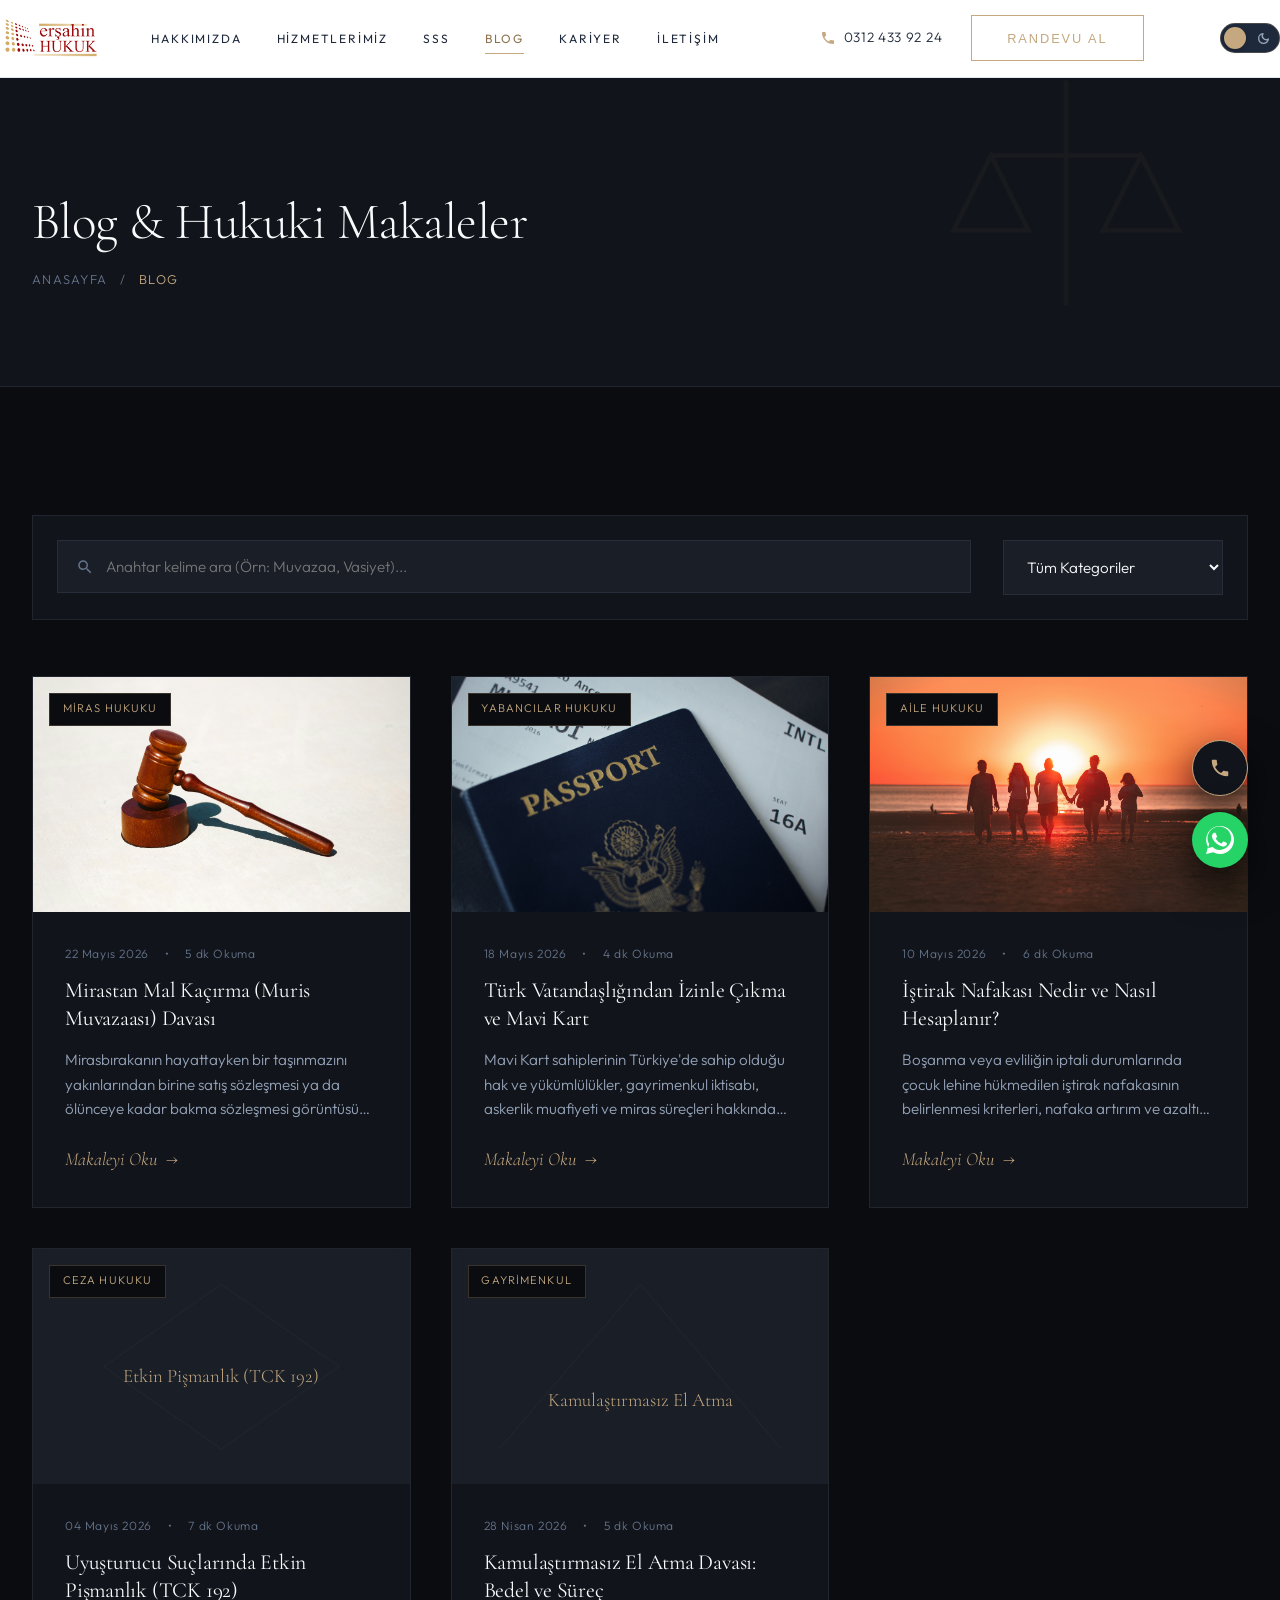
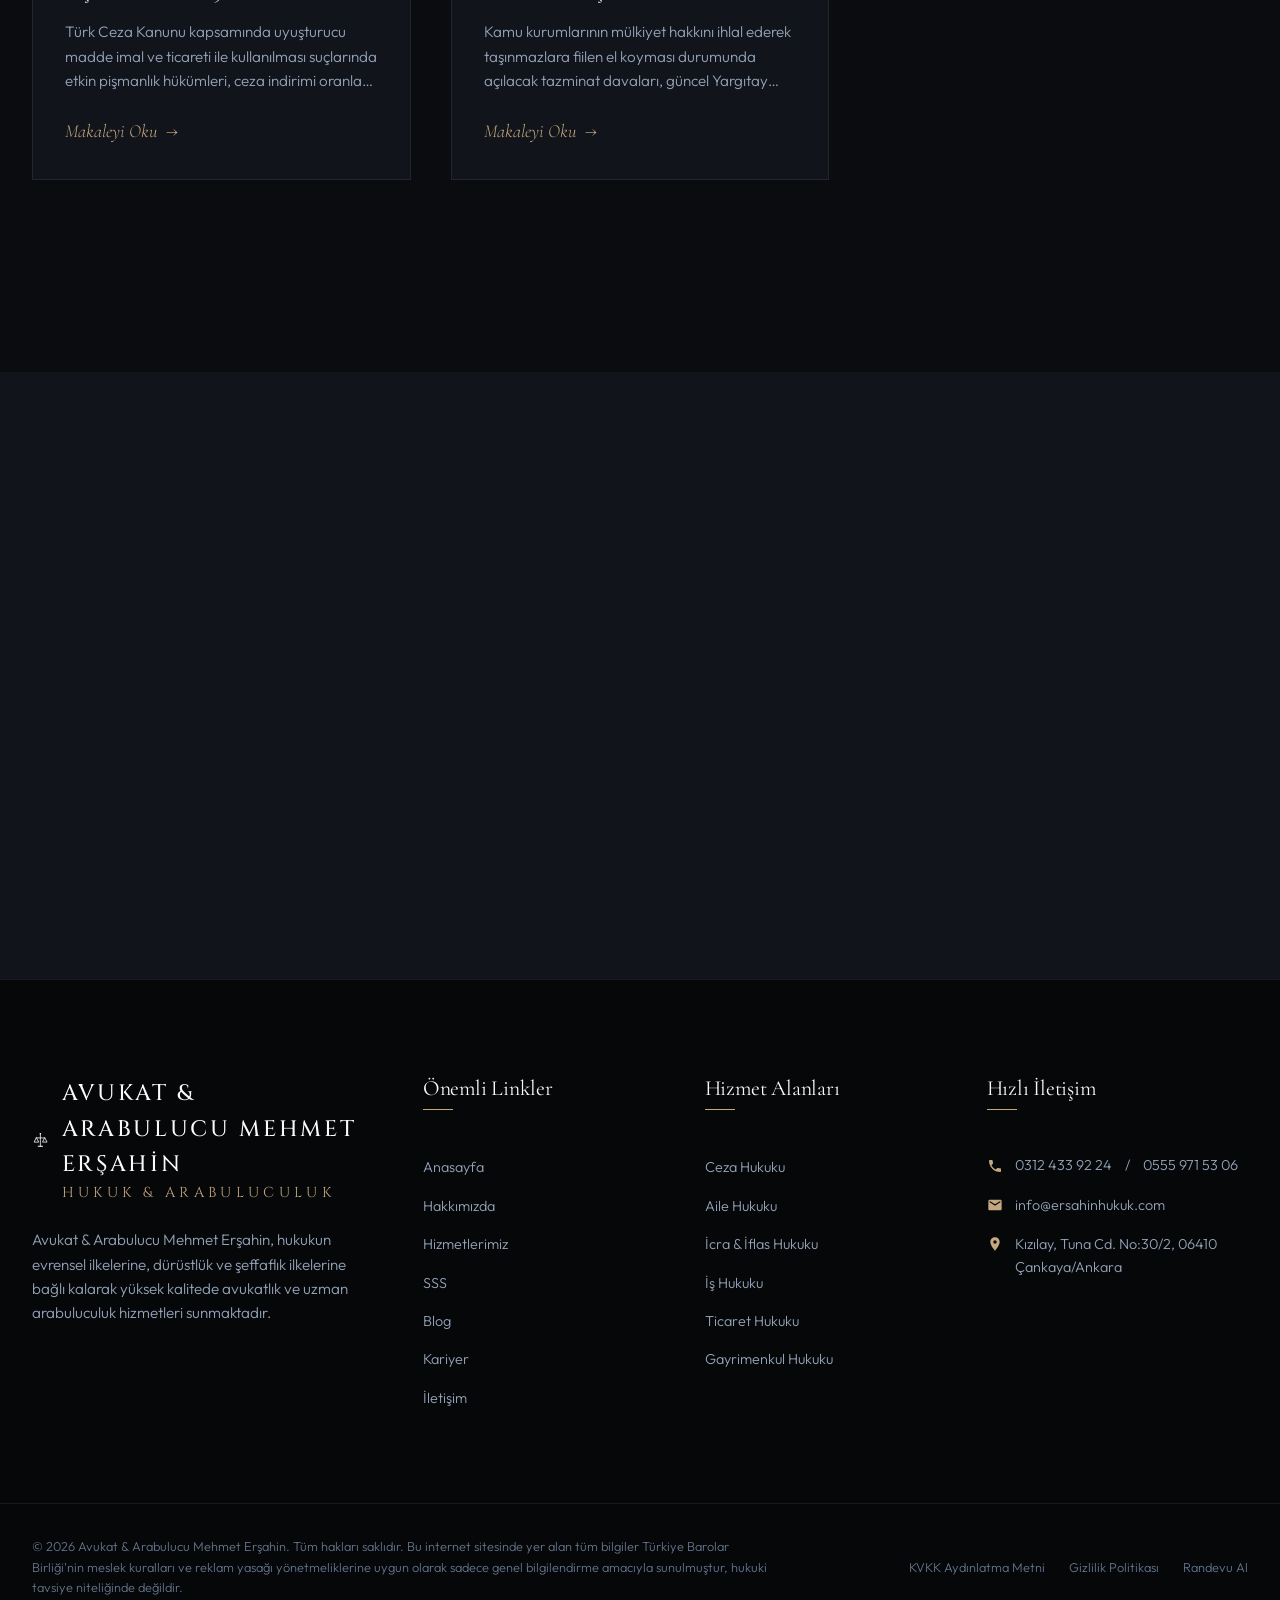
<file: blog.html>
<!DOCTYPE html>
<html lang="tr">
<head>
  <meta charset="UTF-8">
  <meta name="viewport" content="width=device-width, initial-scale=1.0">
  <meta name="description" content="Avukat & Arabulucu Mehmet Erşahin'in miras hukuku, ceza hukuku, imar hukuku ve nafaka davaları hakkında hazırladığı en güncel makale ve duyuruları okuyun.">
  <title>Blog & Hukuki Makaleler | Avukat & Arabulucu Mehmet Erşahin</title>
  <link rel="stylesheet" href="assets/css/style.css">
  <link rel="icon" type="image/png" href="favicon.png">
</head>
<body>

  <!-- --- Header / Nav --- -->
  <header class="header">
    <div class="container header-nav">
      <a href="/" class="logo">
        <img src="assets/images/logo.png" alt="Avukat & Arabulucu Mehmet Erşahin" class="logo-img">
      </a>
      
      <nav>
        <ul class="nav-menu">
          <li><a href="hakkimizda" class="nav-link">Hakkımızda</a></li>
          <li><a href="hizmetler" class="nav-link">Hizmetlerimiz</a></li>
          <li><a href="sss" class="nav-link">SSS</a></li>
          <li><a href="blog" class="nav-link active">Blog</a></li>
          <li><a href="kariyer" class="nav-link">Kariyer</a></li>
          <li><a href="iletisim" class="nav-link">İletişim</a></li>
        </ul>
      </nav>

      <div class="nav-actions">
        <a href="tel:+903124339224" class="nav-phone">
          <svg viewBox="0 0 24 24"><path d="M6.62 10.79c1.44 2.83 3.76 5.14 6.59 6.59l2.2-2.2c.27-.27.67-.36 1.02-.24 1.12.37 2.33.57 3.59.57.55 0 1 .45 1 1V20c0 .55-.45 1-1 1-9.39 0-17-7.61-17-17 0-.55.45-1 1-1h3.5c.55 0 1 .45 1 1 0 1.25.2 2.47.57 3.59.12.35.03.74-.24 1.02l-2.2 2.2z"/></svg>
          0312 433 92 24
        </a>
        <button class="btn btn-gold-border js-appointment-trigger">Randevu Al</button>
      </div>

      <button class="mobile-menu-btn" aria-label="Menüyü Aç/Kapat">
        <span></span>
        <span></span>
        <span></span>
      </button>
    </div>
  </header>

  <!-- --- Page Header --- -->
  <section class="page-header">
    <svg class="page-header-bg" viewBox="0 0 32 32">
      <path d="M16 4v24M8 12h16M8 12l-4 8h8zM24 12l-4 8h8z" stroke="var(--accent-gold)" stroke-width="0.5" fill="none"/>
    </svg>
    <div class="container">
      <h1 class="page-title reveal">Blog & Hukuki Makaleler</h1>
      <ul class="breadcrumbs reveal" style="transition-delay: 0.1s;">
        <li><a href="/">Anasayfa</a></li>
        <li class="active">Blog</li>
      </ul>
    </div>
  </section>

  <!-- --- Blog List Section --- -->
  <section class="section-primary">
    <div class="container">
      <!-- Search and Filter Panel -->
      <div class="search-filter-bar reveal">
        <div class="search-input-wrapper">
          <svg viewBox="0 0 24 24"><path d="M15.5 14h-.79l-.28-.27C15.41 12.59 16 11.11 16 9.5 16 5.91 13.09 3 9.5 3S3 5.91 3 9.5 5.91 16 9.5 16c1.61 0 3.09-.59 4.23-1.57l.27.28v.79l5 4.99L20.49 19l-4.99-5zm-6 0C7.01 14 5 11.99 5 9.5S7.01 5 9.5 5 14 7.01 14 9.5 11.99 14 9.5 14z"/></svg>
          <input type="text" id="blog-search" class="form-control" placeholder="Anahtar kelime ara (Örn: Muvazaa, Vasiyet)...">
        </div>
        <div class="filter-select-wrapper">
          <select id="blog-category-filter" class="form-control">
            <option value="all">Tüm Kategoriler</option>
            <option value="aile">Aile & Miras Hukuku</option>
            <option value="ceza">Ceza Hukuku</option>
            <option value="gayrimenkul">Gayrimenkul Hukuku</option>
            <option value="yabancilar">Yabancılar Hukuku</option>
          </select>
        </div>
      </div>

      <!-- Blog Cards Grid -->
      <div class="grid-3 blog-grid stagger-container reveal" style="margin-top: 2rem;">
        
        <!-- Post 1 (Mirastan Mal Kaçırma - Detailed detail link) -->
        <div class="blog-card-wrapper stagger-item" data-category="aile">
          <div class="blog-card">
            <div class="blog-card-img">
              <img src="assets/images/blog_inheritance.png" alt="Mirastan Mal Kaçırma Davası">
              <div class="blog-badge">Miras Hukuku</div>
            </div>
            <div class="blog-card-content">
              <div class="blog-date">
                <span>22 Mayıs 2026</span>
                <span>•</span>
                <span>5 dk Okuma</span>
              </div>
              <h4><a href="blog-detay">Mirastan Mal Kaçırma (Muris Muvazaası) Davası</a></h4>
              <p>Mirasbırakanın hayattayken bir taşınmazını yakınlarından birine satış sözleşmesi ya da ölünceye kadar bakma sözleşmesi görüntüsü altında devretmesinin iptal süreçleri.</p>
              <a href="blog-detay" class="text-link" style="margin-top: auto;">Makaleyi Oku <span>→</span></a>
            </div>
          </div>
        </div>

        <!-- Post 2 (Vatandaşlık) -->
        <div class="blog-card-wrapper stagger-item" data-category="yabancilar">
          <div class="blog-card">
            <div class="blog-card-img">
              <img src="assets/images/blog_citizenship.png" alt="Türk Vatandaşlığından İzinle Çıkma ve Mavi Kart">
              <div class="blog-badge">Yabancılar Hukuku</div>
            </div>
            <div class="blog-card-content">
              <div class="blog-date">
                <span>18 Mayıs 2026</span>
                <span>•</span>
                <span>4 dk Okuma</span>
              </div>
              <h4><a href="javascript:void(0)">Türk Vatandaşlığından İzinle Çıkma ve Mavi Kart</a></h4>
              <p>Mavi Kart sahiplerinin Türkiye'de sahip olduğu hak ve yükümlülükler, gayrimenkul iktisabı, askerlik muafiyeti ve miras süreçleri hakkında yasal mevzuat rehberi.</p>
              <a href="javascript:void(0)" class="text-link" style="margin-top: auto;">Makaleyi Oku <span>→</span></a>
            </div>
          </div>
        </div>

        <!-- Post 3 (İştirak Nafakası) -->
        <div class="blog-card-wrapper stagger-item" data-category="aile">
          <div class="blog-card">
            <div class="blog-card-img">
              <img src="assets/images/blog_family.png" alt="İştirak Nafakası">
              <div class="blog-badge">Aile Hukuku</div>
            </div>
            <div class="blog-card-content">
              <div class="blog-date">
                <span>10 Mayıs 2026</span>
                <span>•</span>
                <span>6 dk Okuma</span>
              </div>
              <h4><a href="javascript:void(0)">İştirak Nafakası Nedir ve Nasıl Hesaplanır?</a></h4>
              <p>Boşanma veya evliliğin iptali durumlarında çocuk lehine hükmedilen iştirak nafakasının belirlenmesi kriterleri, nafaka artırım ve azaltım davaları.</p>
              <a href="javascript:void(0)" class="text-link" style="margin-top: auto;">Makaleyi Oku <span>→</span></a>
            </div>
          </div>
        </div>

        <!-- Post 4 (Ceza Hukuku - Etkin Pişmanlık) -->
        <div class="blog-card-wrapper stagger-item" data-category="ceza">
          <div class="blog-card">
            <div class="blog-card-img">
              <svg viewBox="0 0 300 200" style="width: 100%; height: 100%; fill: var(--bg-tertiary);">
                <rect width="300" height="200" />
                <path d="M50 100l100-70 100 70-100 70z" fill="none" stroke="var(--accent-gold-muted)" stroke-width="0.5"/>
                <text x="50%" y="55%" dominant-baseline="middle" text-anchor="middle" fill="var(--accent-gold)" font-family="var(--font-heading)" font-size="16">Etkin Pişmanlık (TCK 192)</text>
              </svg>
              <div class="blog-badge">Ceza Hukuku</div>
            </div>
            <div class="blog-card-content">
              <div class="blog-date">
                <span>04 Mayıs 2026</span>
                <span>•</span>
                <span>7 dk Okuma</span>
              </div>
              <h4><a href="javascript:void(0)">Uyuşturucu Suçlarında Etkin Pişmanlık (TCK 192)</a></h4>
              <p>Türk Ceza Kanunu kapsamında uyuşturucu madde imal ve ticareti ile kullanılması suçlarında etkin pişmanlık hükümleri, ceza indirimi oranları ve koşulları.</p>
              <a href="javascript:void(0)" class="text-link" style="margin-top: auto;">Makaleyi Oku <span>→</span></a>
            </div>
          </div>
        </div>

        <!-- Post 5 (Gayrimenkul - Kamulaştırma) -->
        <div class="blog-card-wrapper stagger-item" data-category="gayrimenkul">
          <div class="blog-card">
            <div class="blog-card-img">
              <svg viewBox="0 0 300 200" style="width: 100%; height: 100%; fill: var(--bg-tertiary);">
                <rect width="300" height="200" />
                <path d="M30 170L150 30l120 140" fill="none" stroke="var(--accent-gold-muted)" stroke-width="0.5"/>
                <text x="50%" y="65%" dominant-baseline="middle" text-anchor="middle" fill="var(--accent-gold)" font-family="var(--font-heading)" font-size="16">Kamulaştırmasız El Atma</text>
              </svg>
              <div class="blog-badge">Gayrimenkul</div>
            </div>
            <div class="blog-card-content">
              <div class="blog-date">
                <span>28 Nisan 2026</span>
                <span>•</span>
                <span>5 dk Okuma</span>
              </div>
              <h4><a href="javascript:void(0)">Kamulaştırmasız El Atma Davası: Bedel ve Süreç</a></h4>
              <p>Kamu kurumlarının mülkiyet hakkını ihlal ederek taşınmazlara fiilen el koyması durumunda açılacak tazminat davaları, güncel Yargıtay kararları ve hak arama süresi.</p>
              <a href="javascript:void(0)" class="text-link" style="margin-top: auto;">Makaleyi Oku <span>→</span></a>
            </div>
          </div>
        </div>
        
      </div>
    </div>
  </section>

  <!-- --- High-End Consultation CTA --- -->
  <section class="section-secondary" style="padding-bottom: 0;">
    <div class="container reveal">
      <div class="contact-cta">
        <div class="cta-flex">
          <div class="cta-content">
            <span class="section-subtitle">Profesyonel Danışmanlık</span>
            <h2>Davanızın Analizi İçin Bizimle Görüşün</h2>
            <p>Hukuki durumunuz hakkında net bilgi almak ve alanında uzman avukatlarımızla strateji oluşturmak için hemen bir ön randevu ayarlayın.</p>
          </div>
          <div>
            <button class="btn btn-primary js-appointment-trigger" style="white-space: nowrap;">Randevu Planlayın</button>
          </div>
        </div>
      </div>
    </div>
  </section>

  <!-- --- Footer --- -->
  <footer class="footer">
    <div class="container footer-grid">
      <div class="footer-logo-desc">
        <a href="/" class="logo">
          <svg class="logo-icon" viewBox="0 0 32 32">
            <path d="M16 4v24M8 12h16M8 12l-4 8h8zM24 12l-4 8h8z" stroke="currentColor" stroke-width="1.5" fill="none" stroke-linecap="round" stroke-linejoin="round"/>
            <circle cx="16" cy="4" r="1.5" fill="currentColor"/>
            <path d="M12 28h8" stroke="currentColor" stroke-width="2" stroke-linecap="round"/>
          </svg>
          <div class="logo-text">
            AVUKAT & ARABULUCU MEHMET ERŞAHİN
            <span>Hukuk & Arabuluculuk</span>
          </div>
        </a>
        <p>Avukat & Arabulucu Mehmet Erşahin, hukukun evrensel ilkelerine, dürüstlük ve şeffaflık ilkelerine bağlı kalarak yüksek kalitede avukatlık ve uzman arabuluculuk hizmetleri sunmaktadır.</p>
      </div>

      <div>
        <h4 class="footer-title">Önemli Linkler</h4>
        <ul class="footer-links" style="margin-top: 1.5rem;">
          <li><a href="/">Anasayfa</a></li>
          <li><a href="hakkimizda">Hakkımızda</a></li>
          <li><a href="hizmetler">Hizmetlerimiz</a></li>
          <li><a href="sss">SSS</a></li>
          <li><a href="blog">Blog</a></li>
          <li><a href="kariyer">Kariyer</a></li>
          <li><a href="iletisim">İletişim</a></li>
        </ul>
      </div>

      <div>
        <h4 class="footer-title">Hizmet Alanları</h4>
        <ul class="footer-links" style="margin-top: 1.5rem;">
          <li><a href="hizmetler?tab=ceza">Ceza Hukuku</a></li>
          <li><a href="hizmetler?tab=aile">Aile Hukuku</a></li>
          <li><a href="hizmetler?tab=icra">İcra & İflas Hukuku</a></li>
          <li><a href="hizmetler?tab=is">İş Hukuku</a></li>
          <li><a href="hizmetler?tab=ticaret">Ticaret Hukuku</a></li>
          <li><a href="hizmetler?tab=gayrimenkul">Gayrimenkul Hukuku</a></li>
        </ul>
      </div>

      <div>
        <h4 class="footer-title">Hızlı İletişim</h4>
        <ul class="footer-contact-info" style="margin-top: 1.5rem;">
          <li>
            <svg viewBox="0 0 24 24"><path d="M6.62 10.79c1.44 2.83 3.76 5.14 6.59 6.59l2.2-2.2c.27-.27.67-.36 1.02-.24 1.12.37 2.33.57 3.59.57.55 0 1 .45 1 1V20c0 .55-.45 1-1 1-9.39 0-17-7.61-17-17 0-.55.45-1 1-1h3.5c.55 0 1 .45 1 1 0 1.25.2 2.47.57 3.59.12.35.03.74-.24 1.02l-2.2 2.2z"/></svg>
            <a href="tel:+903124339224">0312 433 92 24</a> / <a href="tel:+905559715306">0555 971 53 06</a>
          </li>
          <li>
            <svg viewBox="0 0 24 24"><path d="M20 4H4c-1.1 0-1.99.9-1.99 2L2 18c0 1.1.9 2 2 2h16c1.1 0 2-.9 2-2V6c0-1.1-.9-2-2-2zm0 4l-8 5-8-5V6l8 5 8-5v2z"/></svg>
            <a href="mailto:info@ersahinhukuk.com">info@ersahinhukuk.com</a>
          </li>
          <li>
            <svg viewBox="0 0 24 24"><path d="M12 2C8.13 2 5 5.13 5 9c0 5.25 7 13 7 13s7-7.75 7-13c0-3.87-3.13-7-7-7zm0 9.5c-1.38 0-2.5-1.12-2.5-2.5s1.12-2.5 2.5-2.5 2.5 1.12 2.5 2.5-1.12 2.5-2.5 2.5z"/></svg>
            <span>Kızılay, Tuna Cd. No:30/2, 06410 Çankaya/Ankara</span>
          </li>
        </ul>
      </div>
    </div>

    <div class="container footer-bottom">
      <div class="footer-disclaimer">
        © 2026 Avukat & Arabulucu Mehmet Erşahin. Tüm hakları saklıdır. Bu internet sitesinde yer alan tüm bilgiler Türkiye Barolar Birliği'nin meslek kuralları ve reklam yasağı yönetmeliklerine uygun olarak sadece genel bilgilendirme amacıyla sunulmuştur, hukuki tavsiye niteliğinde değildir. 
      </div>
      <div class="footer-bottom-links">
        <a href="kvkk">KVKK Aydınlatma Metni</a>
        <a href="gizlilik">Gizlilik Politikası</a>
        <a href="iletisim">Randevu Al</a>
      </div>
    </div>
  </footer>

  <!-- --- Floating Contacts --- -->
  <div class="floating-contact">
    <a href="tel:+905559715306" class="floating-btn floating-phone" aria-label="Telefonla Arayın">
      <svg viewBox="0 0 24 24"><path d="M6.62 10.79c1.44 2.83 3.76 5.14 6.59 6.59l2.2-2.2c.27-.27.67-.36 1.02-.24 1.12.37 2.33.57 3.59.57.55 0 1 .45 1 1V20c0 .55-.45 1-1 1-9.39 0-17-7.61-17-17 0-.55.45-1 1-1h3.5c.55 0 1 .45 1 1 0 1.25.2 2.47.57 3.59.12.35.03.74-.24 1.02l-2.2 2.2z"/></svg>
    </a>
    <a href="https://wa.me/905559715306" class="floating-btn floating-whatsapp" target="_blank" rel="noopener noreferrer" aria-label="WhatsApp İletişim">
      <svg viewBox="0 0 24 24">
        <path d="M.057 24l1.687-6.163c-1.041-1.804-1.588-3.849-1.587-5.946C.06 5.348 5.397.01 12.008.01c3.202.001 6.212 1.246 8.477 3.514 2.266 2.268 3.507 5.28 3.505 8.484-.004 6.657-5.34 11.997-11.953 11.997-2.005-.001-3.973-.502-5.724-1.455L0 24zm6.59-4.846c1.6.95 2.802 1.486 4.757 1.487 5.589 0 10.134-4.52 10.138-10.07.002-2.688-1.04-5.216-2.935-7.114C16.66 1.558 14.135.516 11.453.515 5.865.515 1.32 5.037 1.316 10.589c-.001 1.83.479 3.25 1.378 4.814l-.993 3.63 3.747-.98c1.512.924 2.502 1.4 4.519 1.4z"/>
        <path d="M17.472 14.382c-.32-.16-1.89-.93-2.185-1.04-.3-.11-.515-.17-.73.15-.215.32-.83 1.04-1.02 1.25-.19.21-.38.24-.7.08-.32-.16-1.35-.5-2.575-1.595-.95-.85-1.6-1.9-1.785-2.22-.19-.32-.02-.49.14-.65.14-.14.32-.37.48-.56.16-.18.21-.3.32-.51.11-.215.05-.4-.03-.56-.08-.16-.73-1.77-1-2.43-.265-.64-.53-.55-.73-.56-.19-.01-.41-.01-.62-.01-.215 0-.56.08-.85.4-.29.32-1.1 1.08-1.1 2.63 0 1.55 1.13 3.05 1.285 3.26.16.21 2.225 3.397 5.39 4.754.753.323 1.342.517 1.8.66.757.24 1.448.207 1.993.125.607-.09 1.89-.77 2.153-1.48.263-.7.263-1.3.188-1.43-.075-.125-.275-.205-.595-.365z"/>
      </svg>
    </a>
  </div>

  <!-- --- Randevu Al Modal --- -->
  <div class="modal" id="appointment-modal">
    <div class="modal-overlay"></div>
    <div class="modal-container">
      <button class="modal-close" aria-label="Kapat">&times;</button>
      <h3 class="modal-title">Randevu Talebi Oluşturun</h3>
      <form id="appointment-form">
        <div class="form-group">
          <label for="app-name" class="form-label">Adınız Soyadınız *</label>
          <input type="text" id="app-name" class="form-control" placeholder="Örn. Ahmet Yılmaz" required>
        </div>
        <div class="form-row">
          <div class="form-group">
            <label for="app-phone" class="form-label">Telefon Numaranız *</label>
            <input type="tel" id="app-phone" class="form-control" placeholder="05xx xxx xx xx" required>
          </div>
          <div class="form-group">
            <label for="app-email" class="form-label">E-Posta Adresiniz *</label>
            <input type="email" id="app-email" class="form-control" placeholder="ahmet@example.com" required>
          </div>
        </div>
        <div class="form-row">
          <div class="form-group">
            <label for="app-service" class="form-label">Hukuki Konu *</label>
            <select id="app-service" class="form-control" required>
              <option value="" disabled selected>Seçiniz</option>
              <option value="ceza">Ceza Hukuku</option>
              <option value="aile">Aile & Miras Hukuku</option>
              <option value="icra">İcra & İflas Hukuku</option>
              <option value="is">İş Hukuku</option>
              <option value="ticaret">Ticaret & Şirketler Hukuku</option>
              <option value="gayrimenkul">Gayrimenkul Hukuku</option>
              <option value="diger">Diğer Hukuki Konular</option>
            </select>
          </div>
          <div class="form-group">
            <label for="app-date" class="form-label">Randevu Tarihi *</label>
            <input type="date" id="app-date" class="form-control" required>
          </div>
        </div>
        <div class="form-group">
          <label for="app-message" class="form-label">Mesajınız / Kısa Açıklama</label>
          <textarea id="app-message" class="form-control" placeholder="Lütfen hukuki uyuşmazlığınızı kısaca özetleyin..."></textarea>
        </div>
        <div class="form-group">
          <label class="checkbox-label">
            <input type="checkbox" required>
            <span>KVKK kapsamında kişisel verilerimin işlenmesini ve Avukat & Arabulucu Mehmet Erşahin tarafından bilgilendirme amacıyla kullanılmasını kabul ediyorum. *</span>
          </label>
        </div>
        <button type="submit" class="btn btn-primary" style="width: 100%;">Talebi Gönder</button>
      </form>
    </div>
  </div>

  <script src="assets/js/main.js"></script>
</body>
</html>
</file>
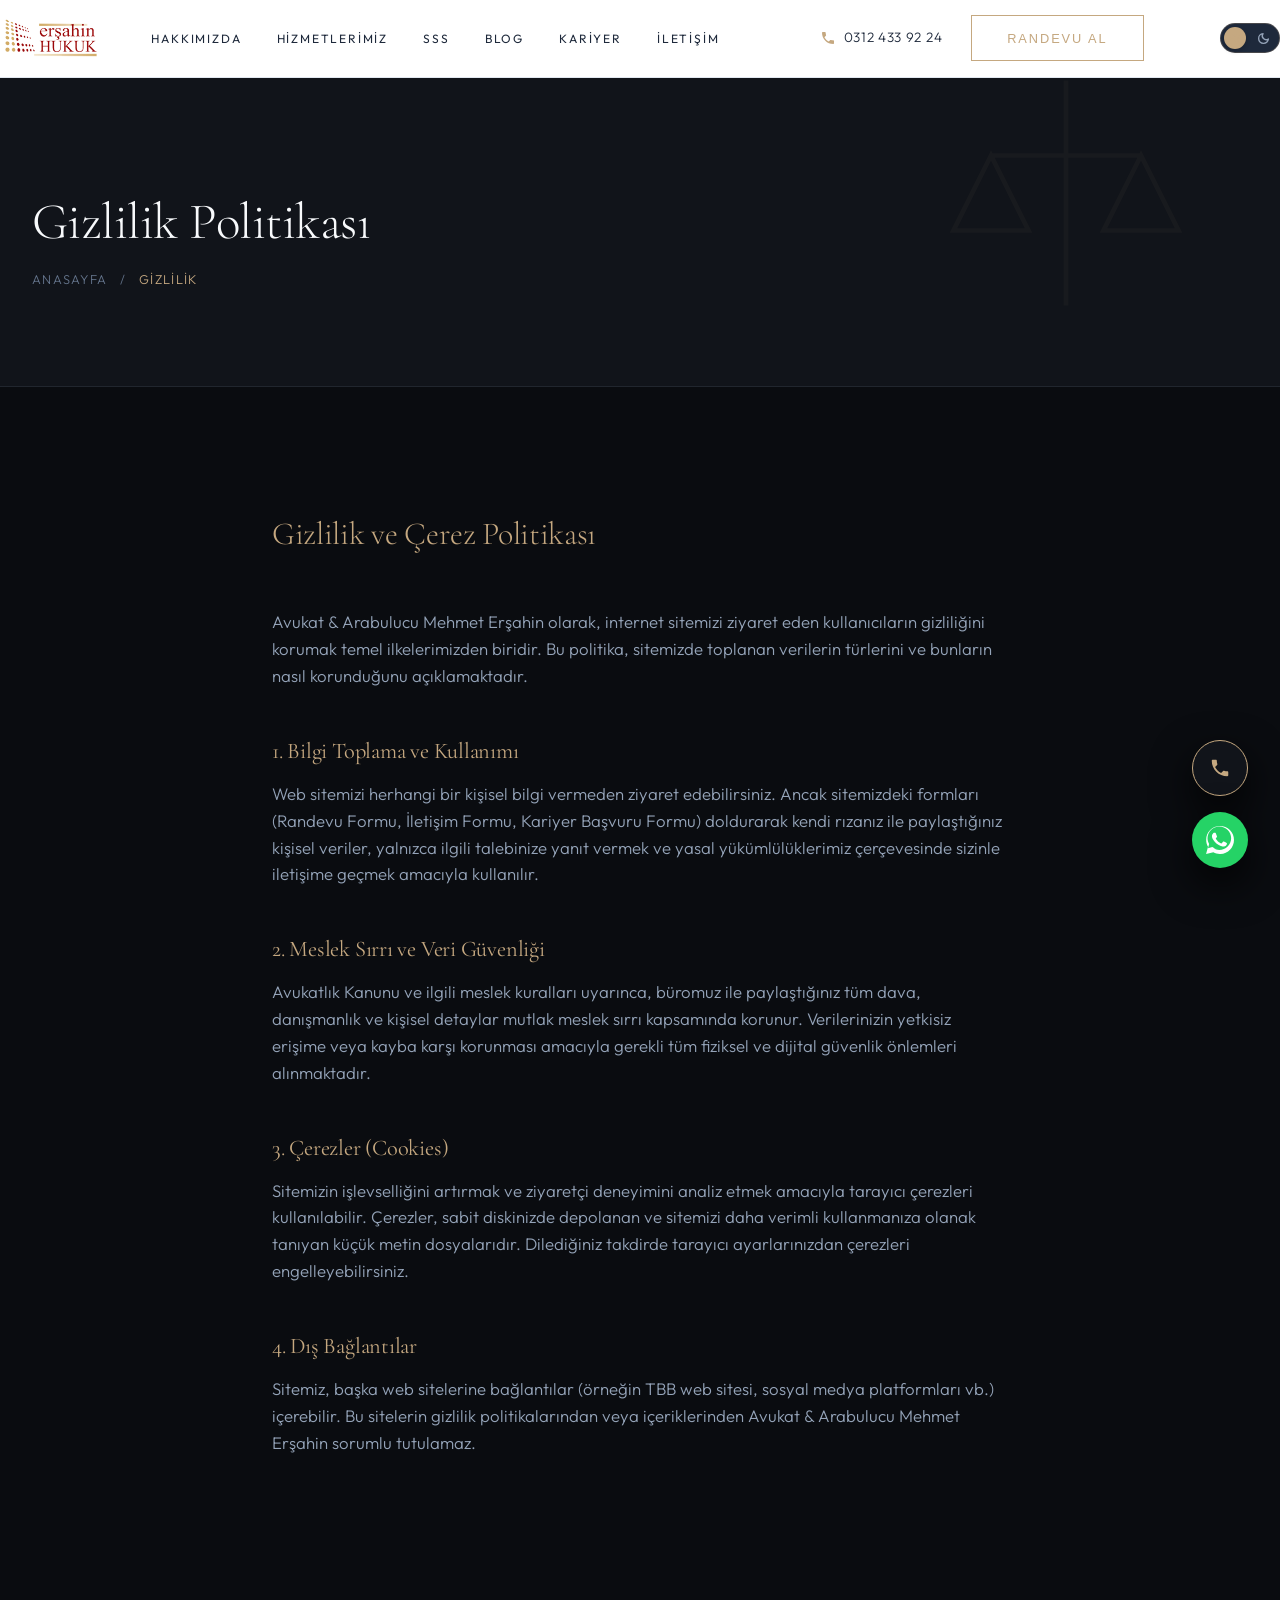
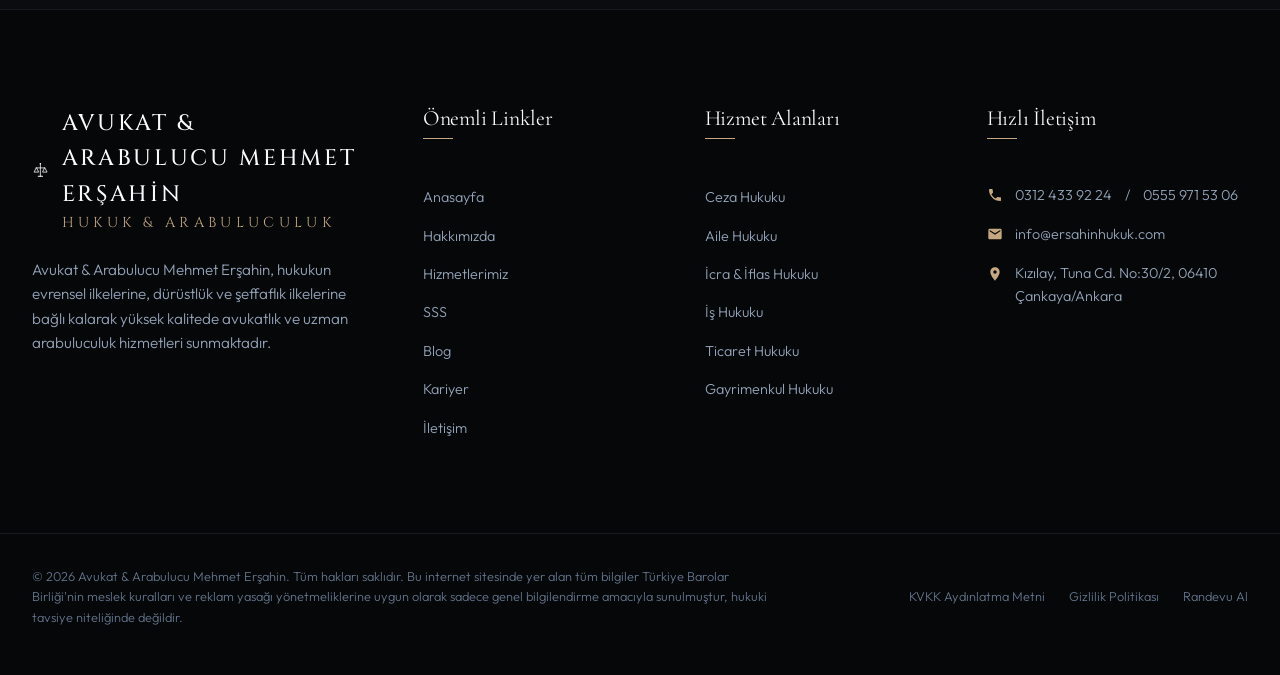
<file: gizlilik.html>
<!DOCTYPE html>
<html lang="tr">
<head>
  <meta charset="UTF-8">
  <meta name="viewport" content="width=device-width, initial-scale=1.0">
  <meta name="description" content="Avukat & Arabulucu Mehmet Erşahin gizlilik politikası ve çerez politikası.">
  <title>Gizlilik Politikası | Avukat & Arabulucu Mehmet Erşahin</title>
  <link rel="stylesheet" href="assets/css/style.css">
  <link rel="icon" type="image/png" href="favicon.png">
</head>
<body>

  <!-- --- Header / Nav --- -->
  <header class="header">
    <div class="container header-nav">
      <a href="/" class="logo">
        <img src="assets/images/logo.png" alt="Avukat & Arabulucu Mehmet Erşahin" class="logo-img">
      </a>
      
      <nav>
        <ul class="nav-menu">
          <li><a href="hakkimizda" class="nav-link">Hakkımızda</a></li>
          <li><a href="hizmetler" class="nav-link">Hizmetlerimiz</a></li>
          <li><a href="sss" class="nav-link">SSS</a></li>
          <li><a href="blog" class="nav-link">Blog</a></li>
          <li><a href="kariyer" class="nav-link">Kariyer</a></li>
          <li><a href="iletisim" class="nav-link">İletişim</a></li>
        </ul>
      </nav>

      <div class="nav-actions">
        <a href="tel:+903124339224" class="nav-phone">
          <svg viewBox="0 0 24 24"><path d="M6.62 10.79c1.44 2.83 3.76 5.14 6.59 6.59l2.2-2.2c.27-.27.67-.36 1.02-.24 1.12.37 2.33.57 3.59.57.55 0 1 .45 1 1V20c0 .55-.45 1-1 1-9.39 0-17-7.61-17-17 0-.55.45-1 1-1h3.5c.55 0 1 .45 1 1 0 1.25.2 2.47.57 3.59.12.35.03.74-.24 1.02l-2.2 2.2z"/></svg>
          0312 433 92 24
        </a>
        <button class="btn btn-gold-border js-appointment-trigger">Randevu Al</button>
      </div>

      <button class="mobile-menu-btn" aria-label="Menüyü Aç/Kapat">
        <span></span>
        <span></span>
        <span></span>
      </button>
    </div>
  </header>

  <!-- --- Page Header --- -->
  <section class="page-header">
    <svg class="page-header-bg" viewBox="0 0 32 32">
      <path d="M16 4v24M8 12h16M8 12l-4 8h8zM24 12l-4 8h8z" stroke="var(--accent-gold)" stroke-width="0.5" fill="none"/>
    </svg>
    <div class="container">
      <h1 class="page-title reveal">Gizlilik Politikası</h1>
      <ul class="breadcrumbs reveal" style="transition-delay: 0.1s;">
        <li><a href="/">Anasayfa</a></li>
        <li class="active">Gizlilik</li>
      </ul>
    </div>
  </section>

  <!-- --- Legal Content --- -->
  <section class="section-primary">
    <div class="container" style="max-width: 800px;">
      <div class="reveal">
        <h2 style="font-size: 2rem; margin-bottom: 2rem;" class="gold-text">Gizlilik ve Çerez Politikası</h2>
        
        <p>Avukat & Arabulucu Mehmet Erşahin olarak, internet sitemizi ziyaret eden kullanıcıların gizliliğini korumak temel ilkelerimizden biridir. Bu politika, sitemizde toplanan verilerin türlerini ve bunların nasıl korunduğunu açıklamaktadır.</p>
        
        <h3 class="gold-text" style="font-size: 1.4rem; margin-top: 3rem; margin-bottom: 1rem;">1. Bilgi Toplama ve Kullanımı</h3>
        <p>Web sitemizi herhangi bir kişisel bilgi vermeden ziyaret edebilirsiniz. Ancak sitemizdeki formları (Randevu Formu, İletişim Formu, Kariyer Başvuru Formu) doldurarak kendi rızanız ile paylaştığınız kişisel veriler, yalnızca ilgili talebinize yanıt vermek ve yasal yükümlülüklerimiz çerçevesinde sizinle iletişime geçmek amacıyla kullanılır.</p>
        
        <h3 class="gold-text" style="font-size: 1.4rem; margin-top: 3rem; margin-bottom: 1rem;">2. Meslek Sırrı ve Veri Güvenliği</h3>
        <p>Avukatlık Kanunu ve ilgili meslek kuralları uyarınca, büromuz ile paylaştığınız tüm dava, danışmanlık ve kişisel detaylar mutlak meslek sırrı kapsamında korunur. Verilerinizin yetkisiz erişime veya kayba karşı korunması amacıyla gerekli tüm fiziksel ve dijital güvenlik önlemleri alınmaktadır.</p>

        <h3 class="gold-text" style="font-size: 1.4rem; margin-top: 3rem; margin-bottom: 1rem;">3. Çerezler (Cookies)</h3>
        <p>Sitemizin işlevselliğini artırmak ve ziyaretçi deneyimini analiz etmek amacıyla tarayıcı çerezleri kullanılabilir. Çerezler, sabit diskinizde depolanan ve sitemizi daha verimli kullanmanıza olanak tanıyan küçük metin dosyalarıdır. Dilediğiniz takdirde tarayıcı ayarlarınızdan çerezleri engelleyebilirsiniz.</p>

        <h3 class="gold-text" style="font-size: 1.4rem; margin-top: 3rem; margin-bottom: 1rem;">4. Dış Bağlantılar</h3>
        <p>Sitemiz, başka web sitelerine bağlantılar (örneğin TBB web sitesi, sosyal medya platformları vb.) içerebilir. Bu sitelerin gizlilik politikalarından veya içeriklerinden Avukat & Arabulucu Mehmet Erşahin sorumlu tutulamaz.</p>
      </div>
    </div>
  </section>

  <!-- --- Footer --- -->
  <footer class="footer">
    <div class="container footer-grid">
      <div class="footer-logo-desc">
        <a href="/" class="logo">
          <svg class="logo-icon" viewBox="0 0 32 32">
            <path d="M16 4v24M8 12h16M8 12l-4 8h8zM24 12l-4 8h8z" stroke="currentColor" stroke-width="1.5" fill="none" stroke-linecap="round" stroke-linejoin="round"/>
            <circle cx="16" cy="4" r="1.5" fill="currentColor"/>
            <path d="M12 28h8" stroke="currentColor" stroke-width="2" stroke-linecap="round"/>
          </svg>
          <div class="logo-text">
            AVUKAT & ARABULUCU MEHMET ERŞAHİN
            <span>Hukuk & Arabuluculuk</span>
          </div>
        </a>
        <p>Avukat & Arabulucu Mehmet Erşahin, hukukun evrensel ilkelerine, dürüstlük ve şeffaflık ilkelerine bağlı kalarak yüksek kalitede avukatlık ve uzman arabuluculuk hizmetleri sunmaktadır.</p>
      </div>

      <div>
        <h4 class="footer-title">Önemli Linkler</h4>
        <ul class="footer-links" style="margin-top: 1.5rem;">
          <li><a href="/">Anasayfa</a></li>
          <li><a href="hakkimizda">Hakkımızda</a></li>
          <li><a href="hizmetler">Hizmetlerimiz</a></li>
          <li><a href="sss">SSS</a></li>
          <li><a href="blog">Blog</a></li>
          <li><a href="kariyer">Kariyer</a></li>
          <li><a href="iletisim">İletişim</a></li>
        </ul>
      </div>

      <div>
        <h4 class="footer-title">Hizmet Alanları</h4>
        <ul class="footer-links" style="margin-top: 1.5rem;">
          <li><a href="hizmetler?tab=ceza">Ceza Hukuku</a></li>
          <li><a href="hizmetler?tab=aile">Aile Hukuku</a></li>
          <li><a href="hizmetler?tab=icra">İcra & İflas Hukuku</a></li>
          <li><a href="hizmetler?tab=is">İş Hukuku</a></li>
          <li><a href="hizmetler?tab=ticaret">Ticaret Hukuku</a></li>
          <li><a href="hizmetler?tab=gayrimenkul">Gayrimenkul Hukuku</a></li>
        </ul>
      </div>

      <div>
        <h4 class="footer-title">Hızlı İletişim</h4>
        <ul class="footer-contact-info" style="margin-top: 1.5rem;">
          <li>
            <svg viewBox="0 0 24 24"><path d="M6.62 10.79c1.44 2.83 3.76 5.14 6.59 6.59l2.2-2.2c.27-.27.67-.36 1.02-.24 1.12.37 2.33.57 3.59.57.55 0 1 .45 1 1V20c0 .55-.45 1-1 1-9.39 0-17-7.61-17-17 0-.55.45-1 1-1h3.5c.55 0 1 .45 1 1 0 1.25.2 2.47.57 3.59.12.35.03.74-.24 1.02l-2.2 2.2z"/></svg>
            <a href="tel:+903124339224">0312 433 92 24</a> / <a href="tel:+905559715306">0555 971 53 06</a>
          </li>
          <li>
            <svg viewBox="0 0 24 24"><path d="M20 4H4c-1.1 0-1.99.9-1.99 2L2 18c0 1.1.9 2 2 2h16c1.1 0 2-.9 2-2V6c0-1.1-.9-2-2-2zm0 4l-8 5-8-5V6l8 5 8-5v2z"/></svg>
            <a href="mailto:info@ersahinhukuk.com">info@ersahinhukuk.com</a>
          </li>
          <li>
            <svg viewBox="0 0 24 24"><path d="M12 2C8.13 2 5 5.13 5 9c0 5.25 7 13 7 13s7-7.75 7-13c0-3.87-3.13-7-7-7zm0 9.5c-1.38 0-2.5-1.12-2.5-2.5s1.12-2.5 2.5-2.5 2.5 1.12 2.5 2.5-1.12 2.5-2.5 2.5z"/></svg>
            <span>Kızılay, Tuna Cd. No:30/2, 06410 Çankaya/Ankara</span>
          </li>
        </ul>
      </div>
    </div>

    <div class="container footer-bottom">
      <div class="footer-disclaimer">
        © 2026 Avukat & Arabulucu Mehmet Erşahin. Tüm hakları saklıdır. Bu internet sitesinde yer alan tüm bilgiler Türkiye Barolar Birliği'nin meslek kuralları ve reklam yasağı yönetmeliklerine uygun olarak sadece genel bilgilendirme amacıyla sunulmuştur, hukuki tavsiye niteliğinde değildir. 
      </div>
      <div class="footer-bottom-links">
        <a href="kvkk">KVKK Aydınlatma Metni</a>
        <a href="gizlilik">Gizlilik Politikası</a>
        <a href="iletisim">Randevu Al</a>
      </div>
    </div>
  </footer>

  <!-- --- Floating Contacts --- -->
  <div class="floating-contact">
    <a href="tel:+905559715306" class="floating-btn floating-phone" aria-label="Telefonla Arayın">
      <svg viewBox="0 0 24 24"><path d="M6.62 10.79c1.44 2.83 3.76 5.14 6.59 6.59l2.2-2.2c.27-.27.67-.36 1.02-.24 1.12.37 2.33.57 3.59.57.55 0 1 .45 1 1V20c0 .55-.45 1-1 1-9.39 0-17-7.61-17-17 0-.55.45-1 1-1h3.5c.55 0 1 .45 1 1 0 1.25.2 2.47.57 3.59.12.35.03.74-.24 1.02l-2.2 2.2z"/></svg>
    </a>
    <a href="https://wa.me/905559715306" class="floating-btn floating-whatsapp" target="_blank" rel="noopener noreferrer" aria-label="WhatsApp İletişim">
      <svg viewBox="0 0 24 24">
        <path d="M.057 24l1.687-6.163c-1.041-1.804-1.588-3.849-1.587-5.946C.06 5.348 5.397.01 12.008.01c3.202.001 6.212 1.246 8.477 3.514 2.266 2.268 3.507 5.28 3.505 8.484-.004 6.657-5.34 11.997-11.953 11.997-2.005-.001-3.973-.502-5.724-1.455L0 24zm6.59-4.846c1.6.95 2.802 1.486 4.757 1.487 5.589 0 10.134-4.52 10.138-10.07.002-2.688-1.04-5.216-2.935-7.114C16.66 1.558 14.135.516 11.453.515 5.865.515 1.32 5.037 1.316 10.589c-.001 1.83.479 3.25 1.378 4.814l-.993 3.63 3.747-.98c1.512.924 2.502 1.4 4.519 1.4z"/>
        <path d="M17.472 14.382c-.32-.16-1.89-.93-2.185-1.04-.3-.11-.515-.17-.73.15-.215.32-.83 1.04-1.02 1.25-.19.21-.38.24-.7.08-.32-.16-1.35-.5-2.575-1.595-.95-.85-1.6-1.9-1.785-2.22-.19-.32-.02-.49.14-.65.14-.14.32-.37.48-.56.16-.18.21-.3.32-.51.11-.215.05-.4-.03-.56-.08-.16-.73-1.77-1-2.43-.265-.64-.53-.55-.73-.56-.19-.01-.41-.01-.62-.01-.215 0-.56.08-.85.4-.29.32-1.1 1.08-1.1 2.63 0 1.55 1.13 3.05 1.285 3.26.16.21 2.225 3.397 5.39 4.754.753.323 1.342.517 1.8.66.757.24 1.448.207 1.993.125.607-.09 1.89-.77 2.153-1.48.263-.7.263-1.3.188-1.43-.075-.125-.275-.205-.595-.365z"/>
      </svg>
    </a>
  </div>

  <!-- --- Randevu Al Modal --- -->
  <div class="modal" id="appointment-modal">
    <div class="modal-overlay"></div>
    <div class="modal-container">
      <button class="modal-close" aria-label="Kapat">&times;</button>
      <h3 class="modal-title">Randevu Talebi Oluşturun</h3>
      <form id="appointment-form">
        <div class="form-group">
          <label for="app-name" class="form-label">Adınız Soyadınız *</label>
          <input type="text" id="app-name" class="form-control" placeholder="Örn. Ahmet Yılmaz" required>
        </div>
        <div class="form-row">
          <div class="form-group">
            <label for="app-phone" class="form-label">Telefon Numaranız *</label>
            <input type="tel" id="app-phone" class="form-control" placeholder="05xx xxx xx xx" required>
          </div>
          <div class="form-group">
            <label for="app-email" class="form-label">E-Posta Adresiniz *</label>
            <input type="email" id="app-email" class="form-control" placeholder="ahmet@example.com" required>
          </div>
        </div>
        <div class="form-row">
          <div class="form-group">
            <label for="app-service" class="form-label">Hukuki Konu *</label>
            <select id="app-service" class="form-control" required>
              <option value="" disabled selected>Seçiniz</option>
              <option value="ceza">Ceza Hukuku</option>
              <option value="aile">Aile & Miras Hukuku</option>
              <option value="icra">İcra & İflas Hukuku</option>
              <option value="is">İş Hukuku</option>
              <option value="ticaret">Ticaret & Şirketler Hukuku</option>
              <option value="gayrimenkul">Gayrimenkul Hukuku</option>
              <option value="diger">Diğer Hukuki Konular</option>
            </select>
          </div>
          <div class="form-group">
            <label for="app-date" class="form-label">Randevu Tarihi *</label>
            <input type="date" id="app-date" class="form-control" required>
          </div>
        </div>
        <div class="form-group">
          <label for="app-message" class="form-label">Mesajınız / Kısa Açıklama</label>
          <textarea id="app-message" class="form-control" placeholder="Lütfen hukuki uyuşmazlığınızı kısaca özetleyin..."></textarea>
        </div>
        <div class="form-group">
          <label class="checkbox-label">
            <input type="checkbox" required>
            <span>KVKK kapsamında kişisel verilerimin işlenmesini ve Avukat & Arabulucu Mehmet Erşahin tarafından bilgilendirme amacıyla kullanılmasını kabul ediyorum. *</span>
          </label>
        </div>
        <button type="submit" class="btn btn-primary" style="width: 100%;">Talebi Gönder</button>
      </form>
    </div>
  </div>

  <script src="assets/js/main.js"></script>
</body>
</html>
</file>
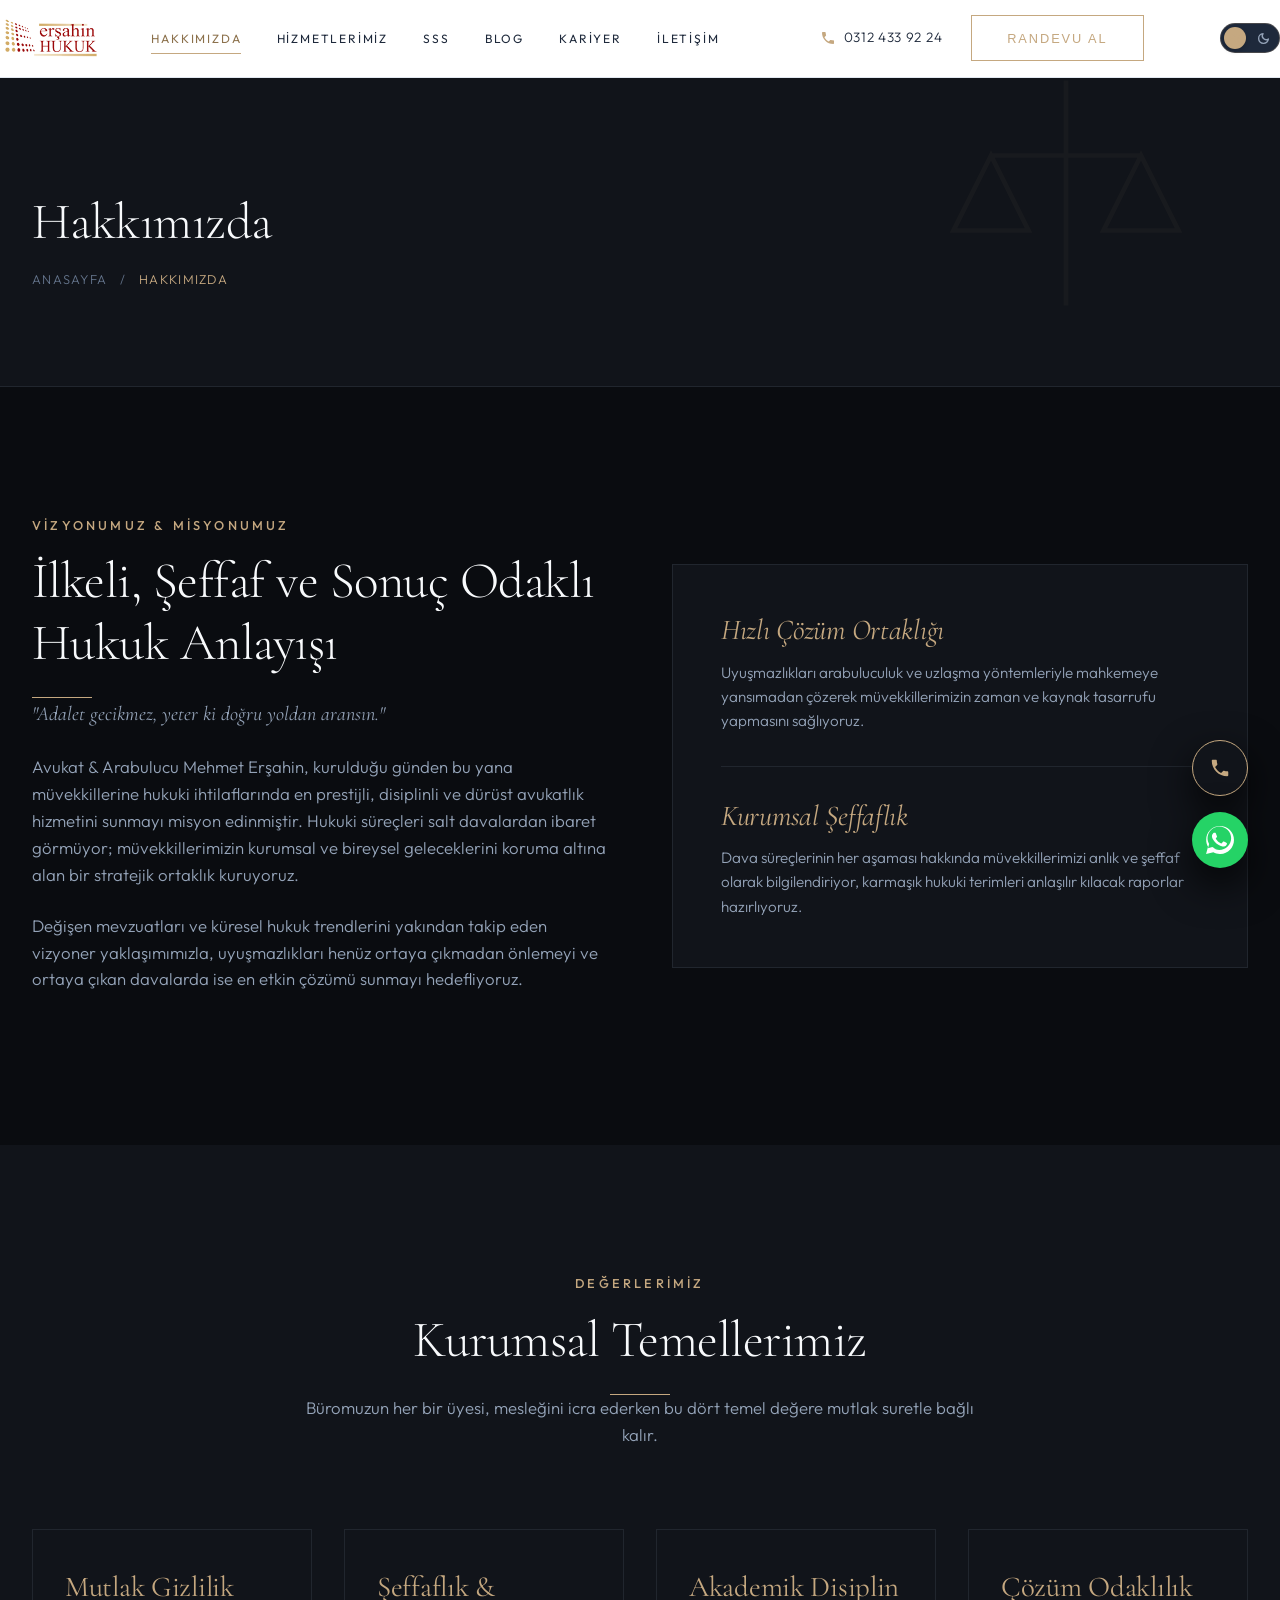
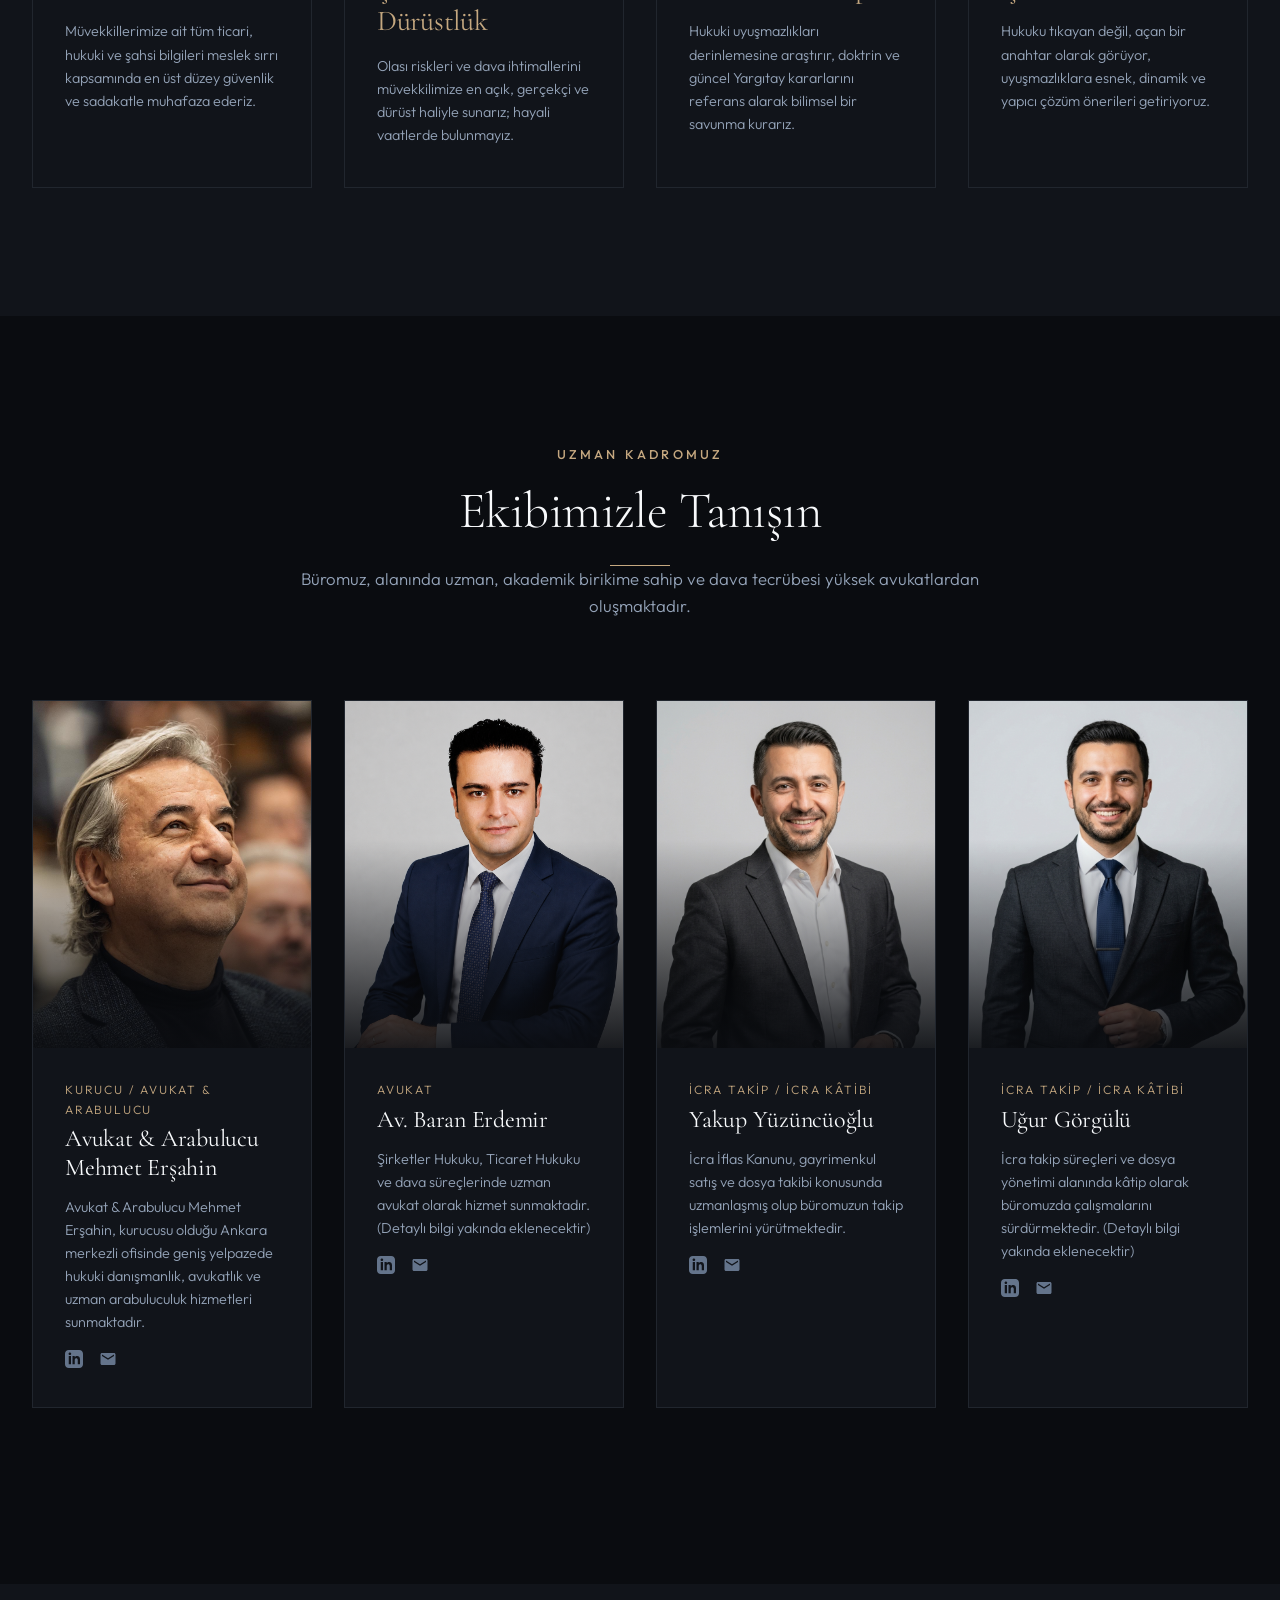
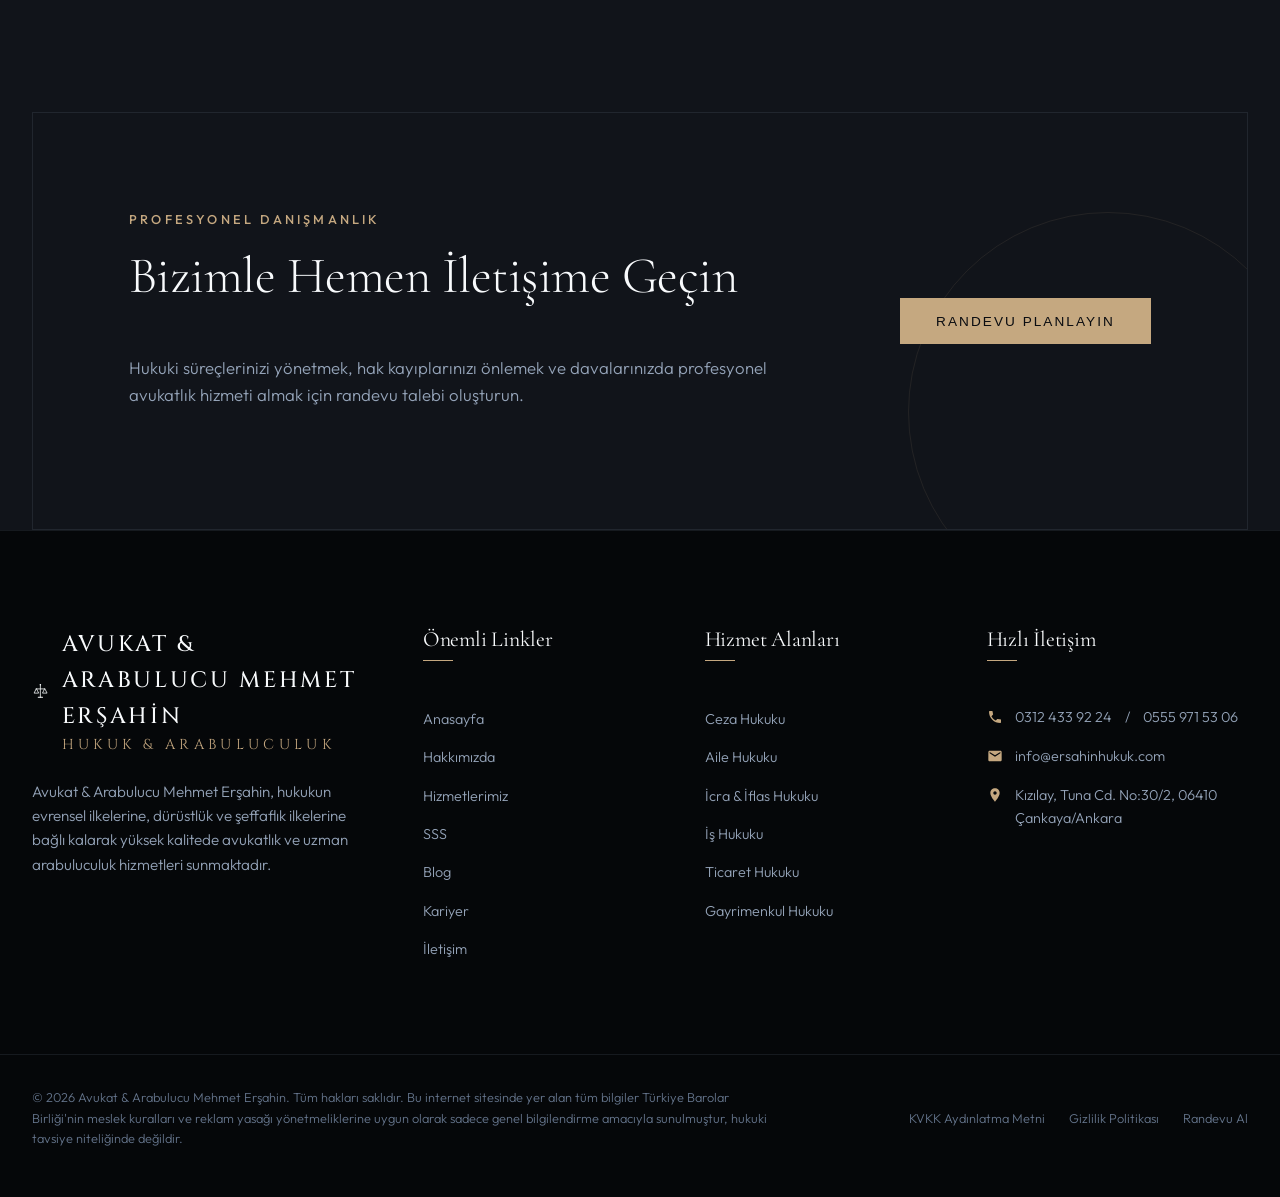
<file: hakkimizda.html>
<!DOCTYPE html>
<html lang="tr">
<head>
  <meta charset="UTF-8">
  <meta name="viewport" content="width=device-width, initial-scale=1.0">
  <meta name="description" content="Avukat & Arabulucu Mehmet Erşahin'in kurumsal yapısı, vizyonu, misyonu ve uzman avukat kadrosu hakkında detaylı bilgi alın.">
  <title>Hakkımızda & Ekibimiz | Avukat & Arabulucu Mehmet Erşahin</title>
  <link rel="stylesheet" href="assets/css/style.css">
  <link rel="icon" type="image/png" href="favicon.png">
</head>
<body>

  <!-- --- Header / Nav --- -->
  <header class="header">
    <div class="container header-nav">
      <a href="/" class="logo">
        <img src="assets/images/logo.png" alt="Avukat & Arabulucu Mehmet Erşahin" class="logo-img">
      </a>
      
      <nav>
        <ul class="nav-menu">
          <li><a href="hakkimizda" class="nav-link active">Hakkımızda</a></li>
          <li><a href="hizmetler" class="nav-link">Hizmetlerimiz</a></li>
          <li><a href="sss" class="nav-link">SSS</a></li>
          <li><a href="blog" class="nav-link">Blog</a></li>
          <li><a href="kariyer" class="nav-link">Kariyer</a></li>
          <li><a href="iletisim" class="nav-link">İletişim</a></li>
        </ul>
      </nav>

      <div class="nav-actions">
        <a href="tel:+903124339224" class="nav-phone">
          <svg viewBox="0 0 24 24"><path d="M6.62 10.79c1.44 2.83 3.76 5.14 6.59 6.59l2.2-2.2c.27-.27.67-.36 1.02-.24 1.12.37 2.33.57 3.59.57.55 0 1 .45 1 1V20c0 .55-.45 1-1 1-9.39 0-17-7.61-17-17 0-.55.45-1 1-1h3.5c.55 0 1 .45 1 1 0 1.25.2 2.47.57 3.59.12.35.03.74-.24 1.02l-2.2 2.2z"/></svg>
          0312 433 92 24
        </a>
        <button class="btn btn-gold-border js-appointment-trigger">Randevu Al</button>
      </div>

      <button class="mobile-menu-btn" aria-label="Menüyü Aç/Kapat">
        <span></span>
        <span></span>
        <span></span>
      </button>
    </div>
  </header>

  <!-- --- Page Header --- -->
  <section class="page-header">
    <!-- Geometric Background Decorative Scale -->
    <svg class="page-header-bg" viewBox="0 0 32 32">
      <path d="M16 4v24M8 12h16M8 12l-4 8h8zM24 12l-4 8h8z" stroke="var(--accent-gold)" stroke-width="0.5" fill="none"/>
    </svg>
    <div class="container">
      <h1 class="page-title reveal">Hakkımızda</h1>
      <ul class="breadcrumbs reveal" style="transition-delay: 0.1s;">
        <li><a href="/">Anasayfa</a></li>
        <li class="active">Hakkımızda</li>
      </ul>
    </div>
  </section>

  <!-- --- Vision & Mission Section --- -->
  <section class="section-primary">
    <div class="container grid-2">
      <div class="reveal-left">
        <span class="section-subtitle">Vizyonumuz & Misyonumuz</span>
        <h2 class="section-title left-align">İlkeli, Şeffaf ve Sonuç Odaklı Hukuk Anlayışı</h2>
        <p class="lead">"Adalet gecikmez, yeter ki doğru yoldan aransın."</p>
        <p>Avukat & Arabulucu Mehmet Erşahin, kurulduğu günden bu yana müvekkillerine hukuki ihtilaflarında en prestijli, disiplinli ve dürüst avukatlık hizmetini sunmayı misyon edinmiştir. Hukuki süreçleri salt davalardan ibaret görmüyor; müvekkillerimizin kurumsal ve bireysel geleceklerini koruma altına alan bir stratejik ortaklık kuruyoruz.</p>
        <p>Değişen mevzuatları ve küresel hukuk trendlerini yakından takip eden vizyoner yaklaşımımızla, uyuşmazlıkları henüz ortaya çıkmadan önlemeyi ve ortaya çıkan davalarda ise en etkin çözümü sunmayı hedefliyoruz.</p>
      </div>
      <div class="reveal-right">
        <div style="background-color: var(--bg-secondary); border: 1px solid var(--border-color); padding: 3rem; display: flex; flex-direction: column; gap: 2rem;">
          <div>
            <h3 class="gold-text" style="margin-bottom: 0.8rem; font-style: italic;">Hızlı Çözüm Ortaklığı</h3>
            <p style="margin-bottom: 0; font-size: 0.95rem;">Uyuşmazlıkları arabuluculuk ve uzlaşma yöntemleriyle mahkemeye yansımadan çözerek müvekkillerimizin zaman ve kaynak tasarrufu yapmasını sağlıyoruz.</p>
          </div>
          <div style="border-top: 1px solid var(--border-color); padding-top: 2rem;">
            <h3 class="gold-text" style="margin-bottom: 0.8rem; font-style: italic;">Kurumsal Şeffaflık</h3>
            <p style="margin-bottom: 0; font-size: 0.95rem;">Dava süreçlerinin her aşaması hakkında müvekkillerimizi anlık ve şeffaf olarak bilgilendiriyor, karmaşık hukuki terimleri anlaşılır kılacak raporlar hazırlıyoruz.</p>
          </div>
        </div>
      </div>
    </div>
  </section>

  <!-- --- Our Core Values --- -->
  <section class="section-secondary">
    <div class="container">
      <div class="section-header reveal">
        <span class="section-subtitle">Değerlerimiz</span>
        <h2 class="section-title">Kurumsal Temellerimiz</h2>
        <p>Büromuzun her bir üyesi, mesleğini icra ederken bu dört temel değere mutlak suretle bağlı kalır.</p>
      </div>

      <div class="grid-4 stagger-container reveal" style="margin-top: 3rem;">
        <!-- Value 1: Gizlilik -->
        <div class="service-card stagger-item" style="padding: 2.5rem 2rem;">
          <h3 class="gold-text" style="margin-bottom: 1rem;">Mutlak Gizlilik</h3>
          <p style="font-size: 0.9rem; margin-bottom: 0;">Müvekkillerimize ait tüm ticari, hukuki ve şahsi bilgileri meslek sırrı kapsamında en üst düzey güvenlik ve sadakatle muhafaza ederiz.</p>
        </div>

        <!-- Value 2: Dürüstlük -->
        <div class="service-card stagger-item" style="padding: 2.5rem 2rem;">
          <h3 class="gold-text" style="margin-bottom: 1rem;">Şeffaflık & Dürüstlük</h3>
          <p style="font-size: 0.9rem; margin-bottom: 0;">Olası riskleri ve dava ihtimallerini müvekkilimize en açık, gerçekçi ve dürüst haliyle sunarız; hayali vaatlerde bulunmayız.</p>
        </div>

        <!-- Value 3: Bilimsel Yaklaşım -->
        <div class="service-card stagger-item" style="padding: 2.5rem 2rem;">
          <h3 class="gold-text" style="margin-bottom: 1rem;">Akademik Disiplin</h3>
          <p style="font-size: 0.9rem; margin-bottom: 0;">Hukuki uyuşmazlıkları derinlemesine araştırır, doktrin ve güncel Yargıtay kararlarını referans alarak bilimsel bir savunma kurarız.</p>
        </div>

        <!-- Value 4: Süreç Yönetimi -->
        <div class="service-card stagger-item" style="padding: 2.5rem 2rem;">
          <h3 class="gold-text" style="margin-bottom: 1rem;">Çözüm Odaklılık</h3>
          <p style="font-size: 0.9rem; margin-bottom: 0;">Hukuku tıkayan değil, açan bir anahtar olarak görüyor, uyuşmazlıklara esnek, dinamik ve yapıcı çözüm önerileri getiriyoruz.</p>
        </div>
      </div>
    </div>
  </section>

  <!-- --- Team Section --- -->
  <section class="section-primary">
    <div class="container">
      <div class="section-header reveal">
        <span class="section-subtitle">Uzman Kadromuz</span>
        <h2 class="section-title">Ekibimizle Tanışın</h2>
        <p>Büromuz, alanında uzman, akademik birikime sahip ve dava tecrübesi yüksek avukatlardan oluşmaktadır.</p>
      </div>

      <div class="grid-4 team-grid stagger-container reveal">
        <!-- Partner 1 -->
        <div class="team-card stagger-item">
          <div class="team-img-wrapper">
            <img src="assets/images/mehmet_ersahin.jpeg" alt="Avukat & Arabulucu Mehmet Erşahin">
            <div class="team-img-overlay"></div>
          </div>
          <div class="team-info">
            <span class="team-role">Kurucu / Avukat & Arabulucu</span>
            <h4>Avukat & Arabulucu Mehmet Erşahin</h4>
            <p style="font-size: 0.9rem; margin-bottom: 1rem;">Avukat & Arabulucu Mehmet Erşahin, kurucusu olduğu Ankara merkezli ofisinde geniş yelpazede hukuki danışmanlık, avukatlık ve uzman arabuluculuk hizmetleri sunmaktadır.</p>
            <ul class="team-socials">
              <li><a href="javascript:void(0)" aria-label="LinkedIn Profile"><svg viewBox="0 0 24 24"><path d="M19 0h-14c-2.761 0-5 2.239-5 5v14c0 2.761 2.239 5 5 5h14c2.762 0 5-2.239 5-5v-14c0-2.761-2.238-5-5-5zm-11 19h-3v-11h3v11zm-1.5-12.268c-.966 0-1.75-.79-1.75-1.764s.784-1.764 1.75-1.764 1.75.79 1.75 1.764-.783 1.764-1.75 1.764zm13.5 12.268h-3v-5.604c0-3.368-4-3.113-4 0v5.604h-3v-11h3v1.765c1.396-2.586 7-2.777 7 2.476v6.759z"/></svg></a></li>
              <li><a href="mailto:info@ersahinhukuk.com" aria-label="E-Posta"><svg viewBox="0 0 24 24"><path d="M20 4H4c-1.1 0-1.99.9-1.99 2L2 18c0 1.1.9 2 2 2h16c1.1 0 2-.9 2-2V6c0-1.1-.9-2-2-2zm0 4l-8 5-8-5V6l8 5 8-5v2z"/></svg></a></li>
            </ul>
          </div>
        </div>

        <!-- Partner 2 -->
        <div class="team-card stagger-item">
          <div class="team-img-wrapper">
            <img src="assets/images/baran_erdemir.png" alt="Av. Baran Erdemir">
            <div class="team-img-overlay"></div>
          </div>
          <div class="team-info">
            <span class="team-role">Avukat</span>
            <h4>Av. Baran Erdemir</h4>
            <p style="font-size: 0.9rem; margin-bottom: 1rem;">Şirketler Hukuku, Ticaret Hukuku ve dava süreçlerinde uzman avukat olarak hizmet sunmaktadır. (Detaylı bilgi yakında eklenecektir)</p>
            <ul class="team-socials">
              <li><a href="javascript:void(0)" aria-label="LinkedIn Profile"><svg viewBox="0 0 24 24"><path d="M19 0h-14c-2.761 0-5 2.239-5 5v14c0 2.761 2.239 5 5 5h14c2.762 0 5-2.239 5-5v-14c0-2.761-2.238-5-5-5zm-11 19h-3v-11h3v11zm-1.5-12.268c-.966 0-1.75-.79-1.75-1.764s.784-1.764 1.75-1.764 1.75.79 1.75 1.764-.783 1.764-1.75 1.764zm13.5 12.268h-3v-5.604c0-3.368-4-3.113-4 0v5.604h-3v-11h3v1.765c1.396-2.586 7-2.777 7 2.476v6.759z"/></svg></a></li>
              <li><a href="mailto:info@ersahinhukuk.com" aria-label="E-Posta"><svg viewBox="0 0 24 24"><path d="M20 4H4c-1.1 0-1.99.9-1.99 2L2 18c0 1.1.9 2 2 2h16c1.1 0 2-.9 2-2V6c0-1.1-.9-2-2-2zm0 4l-8 5-8-5V6l8 5 8-5v2z"/></svg></a></li>
            </ul>
          </div>
        </div>

        <!-- Team member 3 -->
        <div class="team-card stagger-item">
          <div class="team-img-wrapper">
            <img src="assets/images/yakup_yuzuncuoglu.png" alt="Yakup Yüzüncüoğlu">
            <div class="team-img-overlay"></div>
          </div>
          <div class="team-info">
            <span class="team-role">İcra Takip / İcra Kâtibi</span>
            <h4>Yakup Yüzüncüoğlu</h4>
            <p style="font-size: 0.9rem; margin-bottom: 1rem;">İcra İflas Kanunu, gayrimenkul satış ve dosya takibi konusunda uzmanlaşmış olup büromuzun takip işlemlerini yürütmektedir.</p>
            <ul class="team-socials">
              <li><a href="javascript:void(0)" aria-label="LinkedIn Profile"><svg viewBox="0 0 24 24"><path d="M19 0h-14c-2.761 0-5 2.239-5 5v14c0 2.761 2.239 5 5 5h14c2.762 0 5-2.239 5-5v-14c0-2.761-2.238-5-5-5zm-11 19h-3v-11h3v11zm-1.5-12.268c-.966 0-1.75-.79-1.75-1.764s.784-1.764 1.75-1.764 1.75.79 1.75 1.764-.783 1.764-1.75 1.764zm13.5 12.268h-3v-5.604c0-3.368-4-3.113-4 0v5.604h-3v-11h3v1.765c1.396-2.586 7-2.777 7 2.476v6.759z"/></svg></a></li>
              <li><a href="mailto:info@ersahinhukuk.com" aria-label="E-Posta"><svg viewBox="0 0 24 24"><path d="M20 4H4c-1.1 0-1.99.9-1.99 2L2 18c0 1.1.9 2 2 2h16c1.1 0 2-.9 2-2V6c0-1.1-.9-2-2-2zm0 4l-8 5-8-5V6l8 5 8-5v2z"/></svg></a></li>
            </ul>
          </div>
        </div>

        <!-- Team member 4 -->
        <div class="team-card stagger-item">
          <div class="team-img-wrapper">
            <img src="assets/images/ugur_gorgulu.png" alt="Uğur Görgülü">
            <div class="team-img-overlay"></div>
          </div>
          <div class="team-info">
            <span class="team-role">İcra Takip / İcra Kâtibi</span>
            <h4>Uğur Görgülü</h4>
            <p style="font-size: 0.9rem; margin-bottom: 1rem;">İcra takip süreçleri ve dosya yönetimi alanında kâtip olarak büromuzda çalışmalarını sürdürmektedir. (Detaylı bilgi yakında eklenecektir)</p>
            <ul class="team-socials">
              <li><a href="javascript:void(0)" aria-label="LinkedIn Profile"><svg viewBox="0 0 24 24"><path d="M19 0h-14c-2.761 0-5 2.239-5 5v14c0 2.761 2.239 5 5 5h14c2.762 0 5-2.239 5-5v-14c0-2.761-2.238-5-5-5zm-11 19h-3v-11h3v11zm-1.5-12.268c-.966 0-1.75-.79-1.75-1.764s.784-1.764 1.75-1.764 1.75.79 1.75 1.764-.783 1.764-1.75 1.764zm13.5 12.268h-3v-5.604c0-3.368-4-3.113-4 0v5.604h-3v-11h3v1.765c1.396-2.586 7-2.777 7 2.476v6.759z"/></svg></a></li>
              <li><a href="mailto:info@ersahinhukuk.com" aria-label="E-Posta"><svg viewBox="0 0 24 24"><path d="M20 4H4c-1.1 0-1.99.9-1.99 2L2 18c0 1.1.9 2 2 2h16c1.1 0 2-.9 2-2V6c0-1.1-.9-2-2-2zm0 4l-8 5-8-5V6l8 5 8-5v2z"/></svg></a></li>
            </ul>
          </div>
        </div>
      </div>
    </div>
  </section>

  <!-- --- High-End Consultation CTA --- -->
  <section class="section-secondary" style="padding-bottom: 0;">
    <div class="container reveal">
      <div class="contact-cta">
        <div class="cta-flex">
          <div class="cta-content">
            <span class="section-subtitle">Profesyonel Danışmanlık</span>
            <h2>Bizimle Hemen İletişime Geçin</h2>
            <p>Hukuki süreçlerinizi yönetmek, hak kayıplarınızı önlemek ve davalarınızda profesyonel avukatlık hizmeti almak için randevu talebi oluşturun.</p>
          </div>
          <div>
            <button class="btn btn-primary js-appointment-trigger" style="white-space: nowrap;">Randevu Planlayın</button>
          </div>
        </div>
      </div>
    </div>
  </section>

  <!-- --- Footer --- -->
  <footer class="footer">
    <div class="container footer-grid">
      <div class="footer-logo-desc">
        <a href="/" class="logo">
          <svg class="logo-icon" viewBox="0 0 32 32">
            <path d="M16 4v24M8 12h16M8 12l-4 8h8zM24 12l-4 8h8z" stroke="currentColor" stroke-width="1.5" fill="none" stroke-linecap="round" stroke-linejoin="round"/>
            <circle cx="16" cy="4" r="1.5" fill="currentColor"/>
            <path d="M12 28h8" stroke="currentColor" stroke-width="2" stroke-linecap="round"/>
          </svg>
          <div class="logo-text">
            AVUKAT & ARABULUCU MEHMET ERŞAHİN
            <span>Hukuk & Arabuluculuk</span>
          </div>
        </a>
        <p>Avukat & Arabulucu Mehmet Erşahin, hukukun evrensel ilkelerine, dürüstlük ve şeffaflık ilkelerine bağlı kalarak yüksek kalitede avukatlık ve uzman arabuluculuk hizmetleri sunmaktadır.</p>
      </div>

      <div>
        <h4 class="footer-title">Önemli Linkler</h4>
        <ul class="footer-links" style="margin-top: 1.5rem;">
          <li><a href="/">Anasayfa</a></li>
          <li><a href="hakkimizda">Hakkımızda</a></li>
          <li><a href="hizmetler">Hizmetlerimiz</a></li>
          <li><a href="sss">SSS</a></li>
          <li><a href="blog">Blog</a></li>
          <li><a href="kariyer">Kariyer</a></li>
          <li><a href="iletisim">İletişim</a></li>
        </ul>
      </div>

      <div>
        <h4 class="footer-title">Hizmet Alanları</h4>
        <ul class="footer-links" style="margin-top: 1.5rem;">
          <li><a href="hizmetler?tab=ceza">Ceza Hukuku</a></li>
          <li><a href="hizmetler?tab=aile">Aile Hukuku</a></li>
          <li><a href="hizmetler?tab=icra">İcra & İflas Hukuku</a></li>
          <li><a href="hizmetler?tab=is">İş Hukuku</a></li>
          <li><a href="hizmetler?tab=ticaret">Ticaret Hukuku</a></li>
          <li><a href="hizmetler?tab=gayrimenkul">Gayrimenkul Hukuku</a></li>
        </ul>
      </div>

      <div>
        <h4 class="footer-title">Hızlı İletişim</h4>
        <ul class="footer-contact-info" style="margin-top: 1.5rem;">
          <li>
            <svg viewBox="0 0 24 24"><path d="M6.62 10.79c1.44 2.83 3.76 5.14 6.59 6.59l2.2-2.2c.27-.27.67-.36 1.02-.24 1.12.37 2.33.57 3.59.57.55 0 1 .45 1 1V20c0 .55-.45 1-1 1-9.39 0-17-7.61-17-17 0-.55.45-1 1-1h3.5c.55 0 1 .45 1 1 0 1.25.2 2.47.57 3.59.12.35.03.74-.24 1.02l-2.2 2.2z"/></svg>
            <a href="tel:+903124339224">0312 433 92 24</a> / <a href="tel:+905559715306">0555 971 53 06</a>
          </li>
          <li>
            <svg viewBox="0 0 24 24"><path d="M20 4H4c-1.1 0-1.99.9-1.99 2L2 18c0 1.1.9 2 2 2h16c1.1 0 2-.9 2-2V6c0-1.1-.9-2-2-2zm0 4l-8 5-8-5V6l8 5 8-5v2z"/></svg>
            <a href="mailto:info@ersahinhukuk.com">info@ersahinhukuk.com</a>
          </li>
          <li>
            <svg viewBox="0 0 24 24"><path d="M12 2C8.13 2 5 5.13 5 9c0 5.25 7 13 7 13s7-7.75 7-13c0-3.87-3.13-7-7-7zm0 9.5c-1.38 0-2.5-1.12-2.5-2.5s1.12-2.5 2.5-2.5 2.5 1.12 2.5 2.5-1.12 2.5-2.5 2.5z"/></svg>
            <span>Kızılay, Tuna Cd. No:30/2, 06410 Çankaya/Ankara</span>
          </li>
        </ul>
      </div>
    </div>

    <div class="container footer-bottom">
      <div class="footer-disclaimer">
        © 2026 Avukat & Arabulucu Mehmet Erşahin. Tüm hakları saklıdır. Bu internet sitesinde yer alan tüm bilgiler Türkiye Barolar Birliği'nin meslek kuralları ve reklam yasağı yönetmeliklerine uygun olarak sadece genel bilgilendirme amacıyla sunulmuştur, hukuki tavsiye niteliğinde değildir.
      </div>
      <div class="footer-bottom-links">
        <a href="kvkk">KVKK Aydınlatma Metni</a>
        <a href="gizlilik">Gizlilik Politikası</a>
        <a href="iletisim">Randevu Al</a>
      </div>
    </div>
  </footer>

  <!-- --- Floating Contacts --- -->
  <div class="floating-contact">
    <a href="tel:+905559715306" class="floating-btn floating-phone" aria-label="Telefonla Arayın">
      <svg viewBox="0 0 24 24"><path d="M6.62 10.79c1.44 2.83 3.76 5.14 6.59 6.59l2.2-2.2c.27-.27.67-.36 1.02-.24 1.12.37 2.33.57 3.59.57.55 0 1 .45 1 1V20c0 .55-.45 1-1 1-9.39 0-17-7.61-17-17 0-.55.45-1 1-1h3.5c.55 0 1 .45 1 1 0 1.25.2 2.47.57 3.59.12.35.03.74-.24 1.02l-2.2 2.2z"/></svg>
    </a>
    <a href="https://wa.me/905559715306" class="floating-btn floating-whatsapp" target="_blank" rel="noopener noreferrer" aria-label="WhatsApp İletişim">
      <svg viewBox="0 0 24 24">
        <path d="M.057 24l1.687-6.163c-1.041-1.804-1.588-3.849-1.587-5.946C.06 5.348 5.397.01 12.008.01c3.202.001 6.212 1.246 8.477 3.514 2.266 2.268 3.507 5.28 3.505 8.484-.004 6.657-5.34 11.997-11.953 11.997-2.005-.001-3.973-.502-5.724-1.455L0 24zm6.59-4.846c1.6.95 2.802 1.486 4.757 1.487 5.589 0 10.134-4.52 10.138-10.07.002-2.688-1.04-5.216-2.935-7.114C16.66 1.558 14.135.516 11.453.515 5.865.515 1.32 5.037 1.316 10.589c-.001 1.83.479 3.25 1.378 4.814l-.993 3.63 3.747-.98c1.512.924 2.502 1.4 4.519 1.4z"/>
        <path d="M17.472 14.382c-.32-.16-1.89-.93-2.185-1.04-.3-.11-.515-.17-.73.15-.215.32-.83 1.04-1.02 1.25-.19.21-.38.24-.7.08-.32-.16-1.35-.5-2.575-1.595-.95-.85-1.6-1.9-1.785-2.22-.19-.32-.02-.49.14-.65.14-.14.32-.37.48-.56.16-.18.21-.3.32-.51.11-.215.05-.4-.03-.56-.08-.16-.73-1.77-1-2.43-.265-.64-.53-.55-.73-.56-.19-.01-.41-.01-.62-.01-.215 0-.56.08-.85.4-.29.32-1.1 1.08-1.1 2.63 0 1.55 1.13 3.05 1.285 3.26.16.21 2.225 3.397 5.39 4.754.753.323 1.342.517 1.8.66.757.24 1.448.207 1.993.125.607-.09 1.89-.77 2.153-1.48.263-.7.263-1.3.188-1.43-.075-.125-.275-.205-.595-.365z"/>
      </svg>
    </a>
  </div>

  <!-- --- Randevu Al Modal --- -->
  <div class="modal" id="appointment-modal">
    <div class="modal-overlay"></div>
    <div class="modal-container">
      <button class="modal-close" aria-label="Kapat">&times;</button>
      <h3 class="modal-title">Randevu Talebi Oluşturun</h3>
      <form id="appointment-form">
        <div class="form-group">
          <label for="app-name" class="form-label">Adınız Soyadınız *</label>
          <input type="text" id="app-name" class="form-control" placeholder="Örn. Ahmet Yılmaz" required>
        </div>
        <div class="form-row">
          <div class="form-group">
            <label for="app-phone" class="form-label">Telefon Numaranız *</label>
            <input type="tel" id="app-phone" class="form-control" placeholder="05xx xxx xx xx" required>
          </div>
          <div class="form-group">
            <label for="app-email" class="form-label">E-Posta Adresiniz *</label>
            <input type="email" id="app-email" class="form-control" placeholder="ahmet@example.com" required>
          </div>
        </div>
        <div class="form-row">
          <div class="form-group">
            <label for="app-service" class="form-label">Hukuki Konu *</label>
            <select id="app-service" class="form-control" required>
              <option value="" disabled selected>Seçiniz</option>
              <option value="ceza">Ceza Hukuku</option>
              <option value="aile">Aile & Miras Hukuku</option>
              <option value="icra">İcra & İflas Hukuku</option>
              <option value="is">İş Hukuku</option>
              <option value="ticaret">Ticaret & Şirketler Hukuku</option>
              <option value="gayrimenkul">Gayrimenkul Hukuku</option>
              <option value="diger">Diğer Hukuki Konular</option>
            </select>
          </div>
          <div class="form-group">
            <label for="app-date" class="form-label">Randevu Tarihi *</label>
            <input type="date" id="app-date" class="form-control" required>
          </div>
        </div>
        <div class="form-group">
          <label for="app-message" class="form-label">Mesajınız / Kısa Açıklama</label>
          <textarea id="app-message" class="form-control" placeholder="Lütfen hukuki uyuşmazlığınızı kısaca özetleyin..."></textarea>
        </div>
        <div class="form-group">
          <label class="checkbox-label">
            <input type="checkbox" required>
            <span>KVKK kapsamında kişisel verilerimin işlenmesini ve Avukat & Arabulucu Mehmet Erşahin tarafından bilgilendirme amacıyla kullanılmasını kabul ediyorum. *</span>
          </label>
        </div>
        <button type="submit" class="btn btn-primary" style="width: 100%;">Talebi Gönder</button>
      </form>
    </div>
  </div>

  <script src="assets/js/main.js"></script>
</body>
</html>
</file>
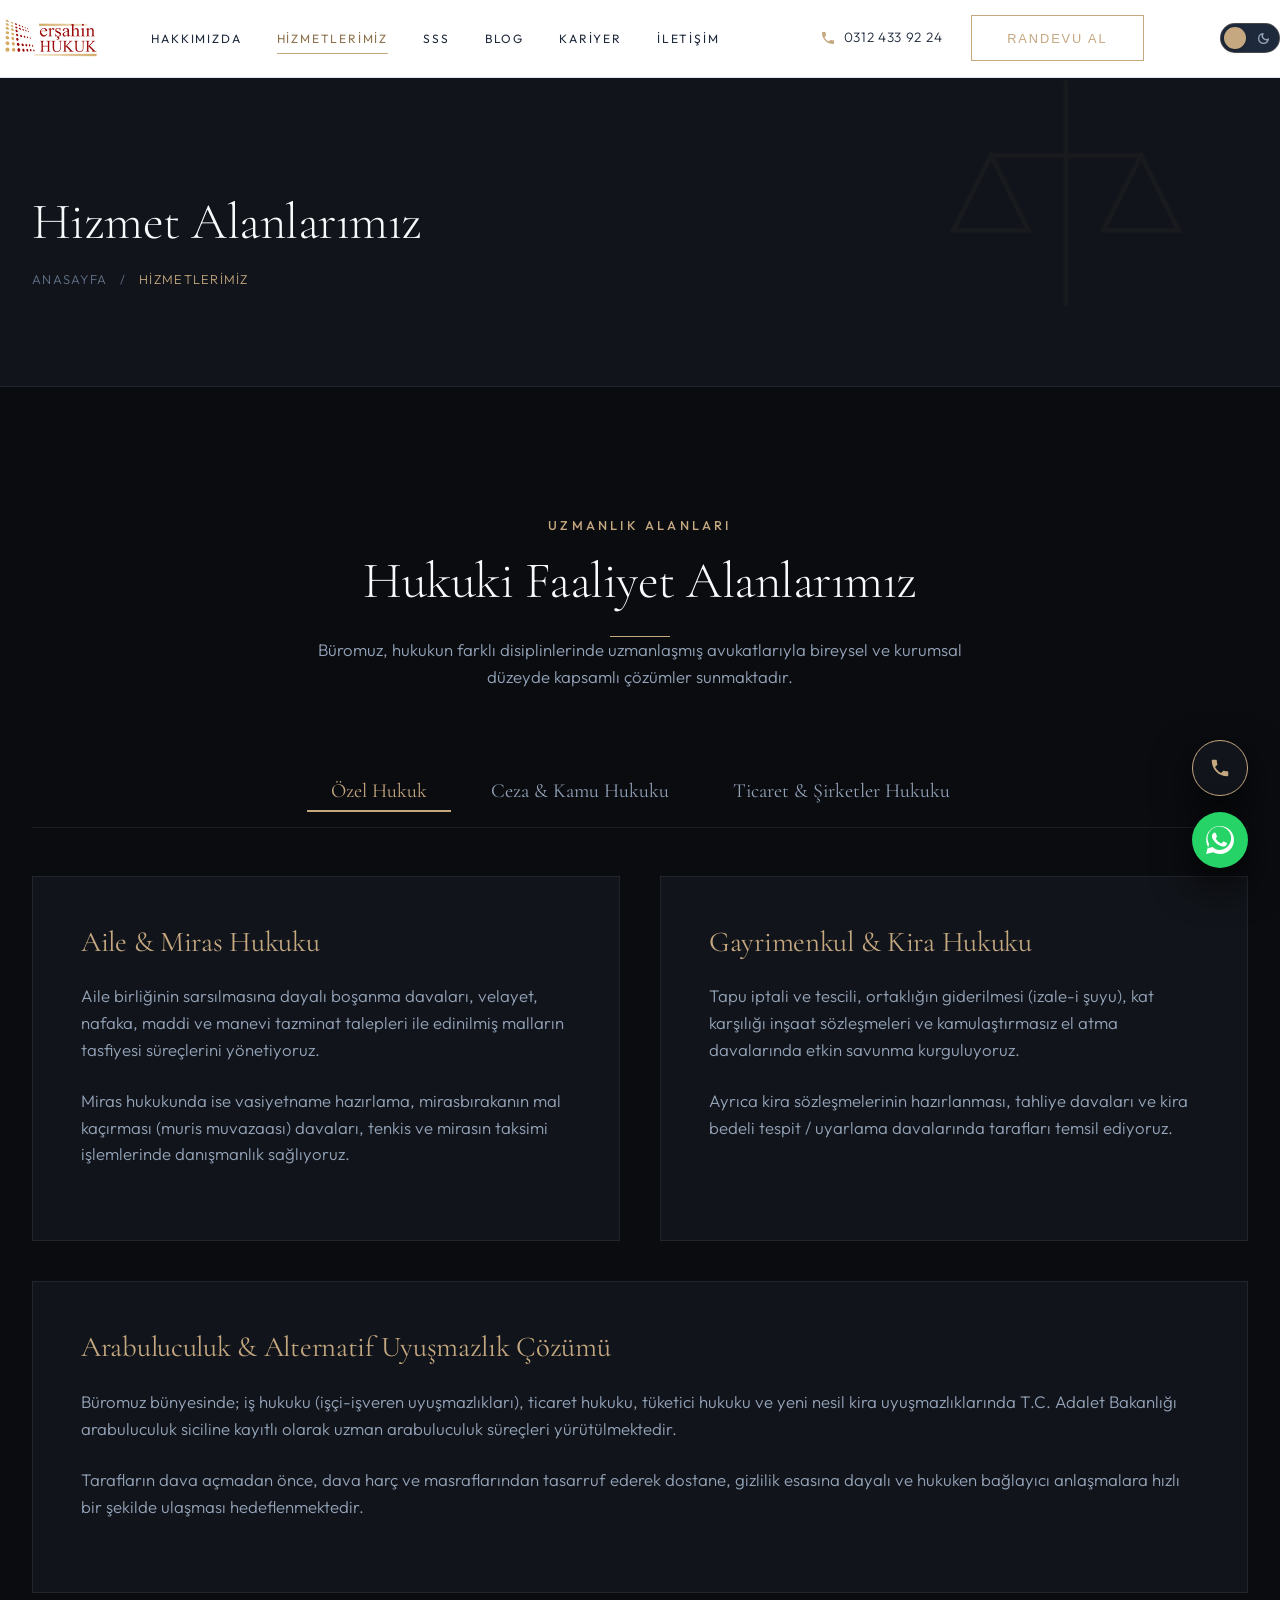
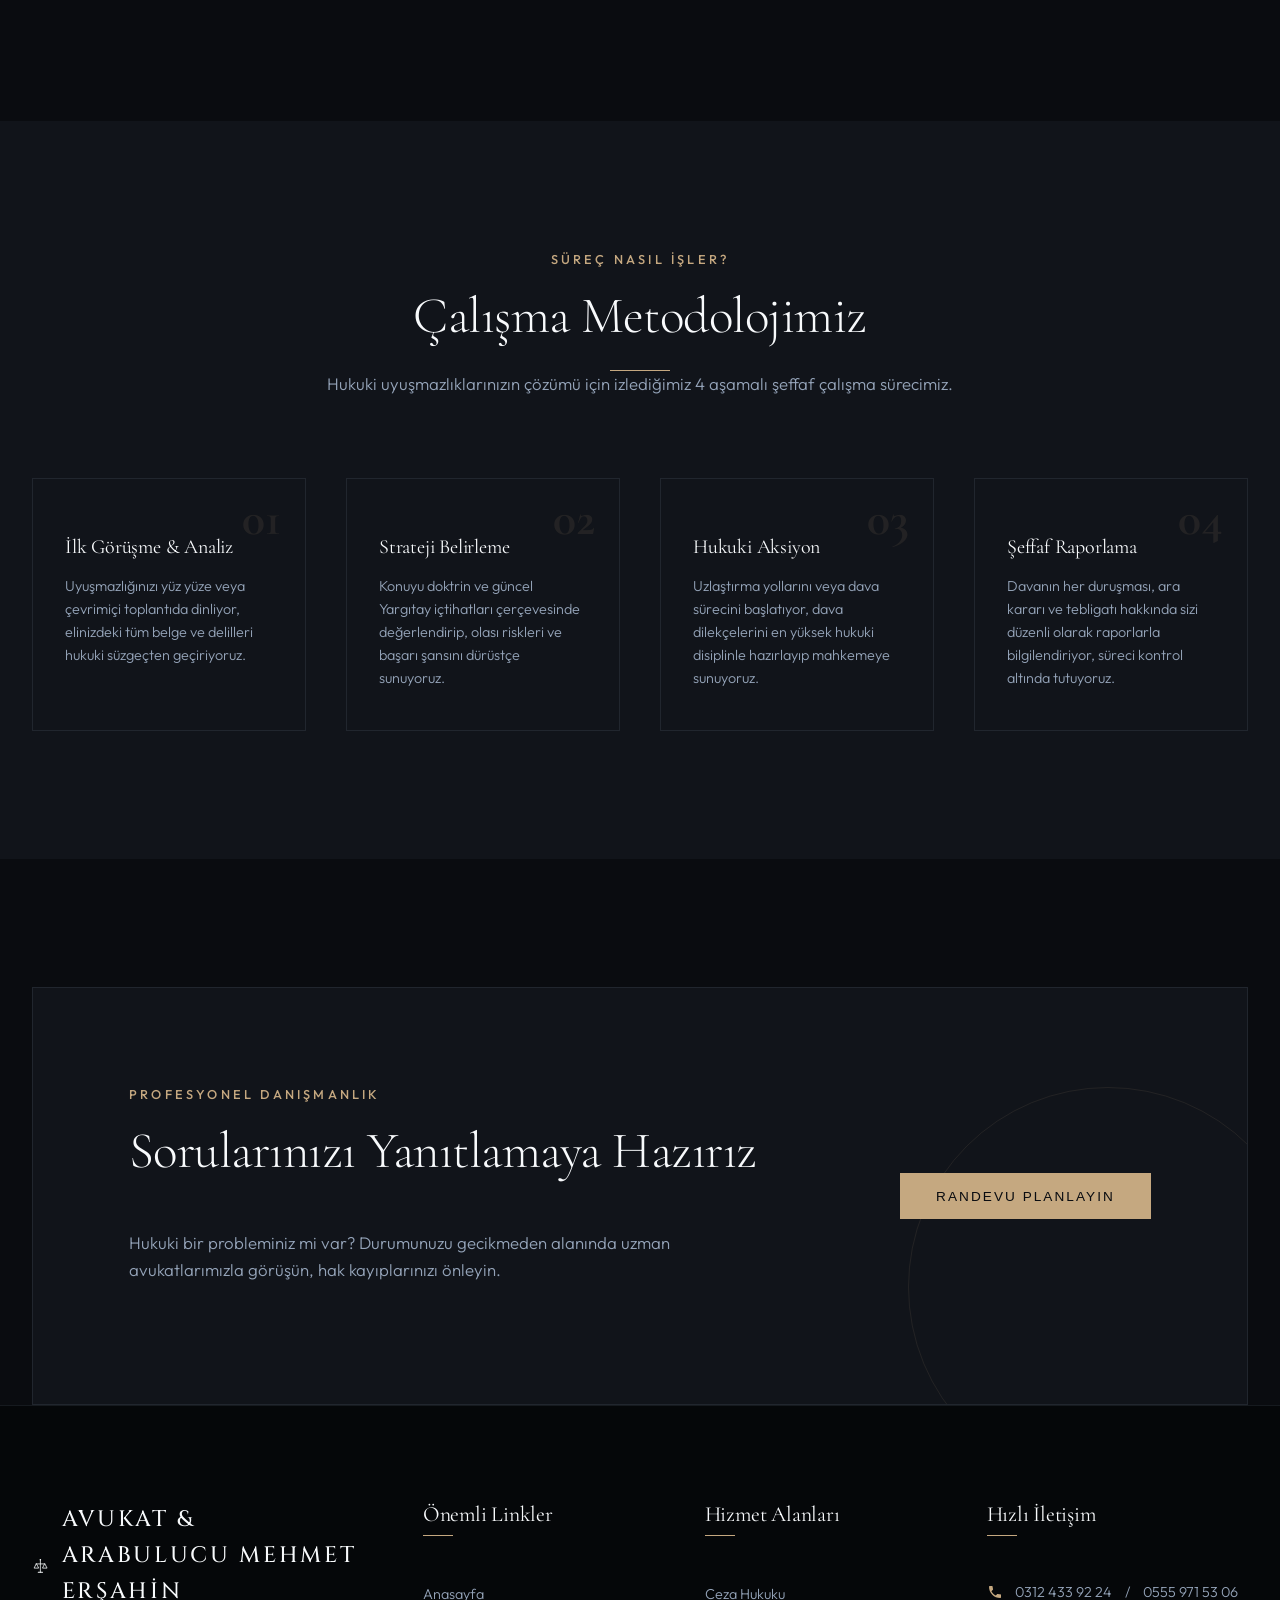
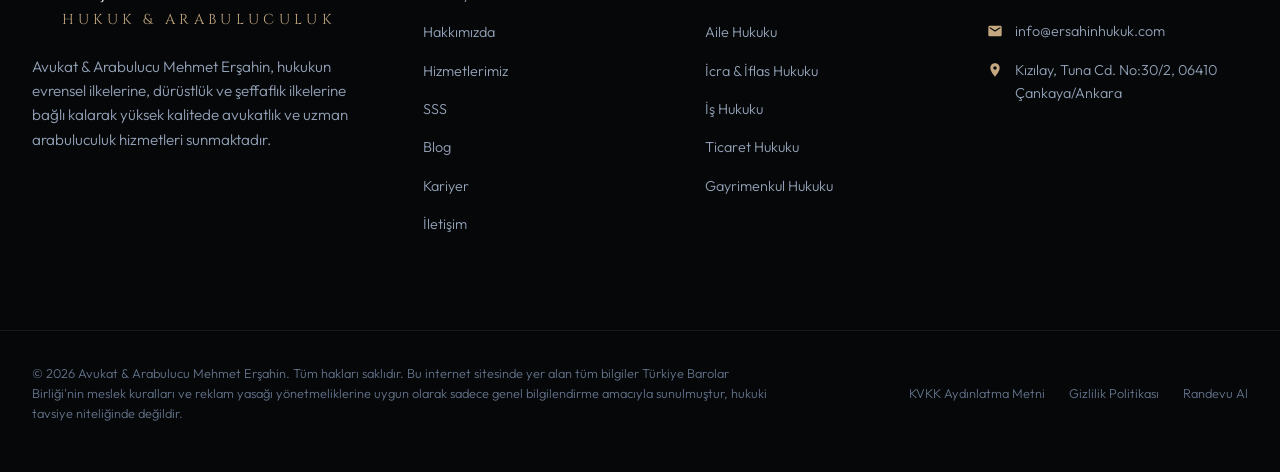
<file: hizmetler.html>
<!DOCTYPE html>
<html lang="tr">
<head>
  <meta charset="UTF-8">
  <meta name="viewport" content="width=device-width, initial-scale=1.0">
  <meta name="description" content="Ceza hukuku, aile hukuku, iş hukuku, icra iflas ve ticaret hukuku alanlarında Avukat & Arabulucu Mehmet Erşahin'in sunduğu uzman avukatlık ve danışmanlık hizmetlerini inceleyin.">
  <title>Hizmet Alanlarımız & Çalışma Prensibimiz | Avukat & Arabulucu Mehmet Erşahin</title>
  <link rel="stylesheet" href="assets/css/style.css">
  <link rel="icon" type="image/png" href="favicon.png">
</head>
<body>

  <!-- --- Header / Nav --- -->
  <header class="header">
    <div class="container header-nav">
      <a href="/" class="logo">
        <img src="assets/images/logo.png" alt="Avukat & Arabulucu Mehmet Erşahin" class="logo-img">
      </a>
      
      <nav>
        <ul class="nav-menu">
          <li><a href="hakkimizda" class="nav-link">Hakkımızda</a></li>
          <li><a href="hizmetler" class="nav-link active">Hizmetlerimiz</a></li>
          <li><a href="sss" class="nav-link">SSS</a></li>
          <li><a href="blog" class="nav-link">Blog</a></li>
          <li><a href="kariyer" class="nav-link">Kariyer</a></li>
          <li><a href="iletisim" class="nav-link">İletişim</a></li>
        </ul>
      </nav>

      <div class="nav-actions">
        <a href="tel:+903124339224" class="nav-phone">
          <svg viewBox="0 0 24 24"><path d="M6.62 10.79c1.44 2.83 3.76 5.14 6.59 6.59l2.2-2.2c.27-.27.67-.36 1.02-.24 1.12.37 2.33.57 3.59.57.55 0 1 .45 1 1V20c0 .55-.45 1-1 1-9.39 0-17-7.61-17-17 0-.55.45-1 1-1h3.5c.55 0 1 .45 1 1 0 1.25.2 2.47.57 3.59.12.35.03.74-.24 1.02l-2.2 2.2z"/></svg>
          0312 433 92 24
        </a>
        <button class="btn btn-gold-border js-appointment-trigger">Randevu Al</button>
      </div>

      <button class="mobile-menu-btn" aria-label="Menüyü Aç/Kapat">
        <span></span>
        <span></span>
        <span></span>
      </button>
    </div>
  </header>

  <!-- --- Page Header --- -->
  <section class="page-header">
    <svg class="page-header-bg" viewBox="0 0 32 32">
      <path d="M16 4v24M8 12h16M8 12l-4 8h8zM24 12l-4 8h8z" stroke="var(--accent-gold)" stroke-width="0.5" fill="none"/>
    </svg>
    <div class="container">
      <h1 class="page-title reveal">Hizmet Alanlarımız</h1>
      <ul class="breadcrumbs reveal" style="transition-delay: 0.1s;">
        <li><a href="/">Anasayfa</a></li>
        <li class="active">Hizmetlerimiz</li>
      </ul>
    </div>
  </section>

  <!-- --- Services Tabs Section --- -->
  <section class="section-primary">
    <div class="container">
      <div class="section-header reveal">
        <span class="section-subtitle">Uzmanlık Alanları</span>
        <h2 class="section-title">Hukuki Faaliyet Alanlarımız</h2>
        <p>Büromuz, hukukun farklı disiplinlerinde uzmanlaşmış avukatlarıyla bireysel ve kurumsal düzeyde kapsamlı çözümler sunmaktadır.</p>
      </div>

      <div class="tabs-container reveal" style="transition-delay: 0.1s;">
        <ul class="tabs-nav">
          <li><button class="tab-btn active" data-tab="private-law">Özel Hukuk</button></li>
          <li><button class="tab-btn" data-tab="criminal-law">Ceza & Kamu Hukuku</button></li>
          <li><button class="tab-btn" data-tab="corporate-law">Ticaret & Şirketler Hukuku</button></li>
        </ul>

        <!-- Tab Panel 1: Özel Hukuk -->
        <div class="tab-panel active" id="private-law">
          <div class="grid-2" style="align-items: stretch; gap: 2.5rem;">
            <!-- Box Aile -->
            <div style="background-color: var(--bg-secondary); border: 1px solid var(--border-color); padding: 3rem;">
              <h3 class="gold-text" style="margin-bottom: 1.5rem;">Aile & Miras Hukuku</h3>
              <p>Aile birliğinin sarsılmasına dayalı boşanma davaları, velayet, nafaka, maddi ve manevi tazminat talepleri ile edinilmiş malların tasfiyesi süreçlerini yönetiyoruz.</p>
              <p>Miras hukukunda ise vasiyetname hazırlama, mirasbırakanın mal kaçırması (muris muvazaası) davaları, tenkis ve mirasın taksimi işlemlerinde danışmanlık sağlıyoruz.</p>
            </div>
            <!-- Box Gayrimenkul -->
            <div style="background-color: var(--bg-secondary); border: 1px solid var(--border-color); padding: 3rem;">
              <h3 class="gold-text" style="margin-bottom: 1.5rem;">Gayrimenkul & Kira Hukuku</h3>
              <p>Tapu iptali ve tescili, ortaklığın giderilmesi (izale-i şuyu), kat karşılığı inşaat sözleşmeleri ve kamulaştırmasız el atma davalarında etkin savunma kurguluyoruz.</p>
              <p>Ayrıca kira sözleşmelerinin hazırlanması, tahliye davaları ve kira bedeli tespit / uyarlama davalarında tarafları temsil ediyoruz.</p>
            </div>
            <!-- Box Arabuluculuk -->
            <div style="background-color: var(--bg-secondary); border: 1px solid var(--border-color); padding: 3rem; grid-column: span 2;">
              <h3 class="gold-text" style="margin-bottom: 1.5rem;">Arabuluculuk & Alternatif Uyuşmazlık Çözümü</h3>
              <p>Büromuz bünyesinde; iş hukuku (işçi-işveren uyuşmazlıkları), ticaret hukuku, tüketici hukuku ve yeni nesil kira uyuşmazlıklarında T.C. Adalet Bakanlığı arabuluculuk siciline kayıtlı olarak uzman arabuluculuk süreçleri yürütülmektedir.</p>
              <p>Tarafların dava açmadan önce, dava harç ve masraflarından tasarruf ederek dostane, gizlilik esasına dayalı ve hukuken bağlayıcı anlaşmalara hızlı bir şekilde ulaşması hedeflenmektedir.</p>
            </div>
          </div>
        </div>

        <!-- Tab Panel 2: Ceza & Kamu Hukuku -->
        <div class="tab-panel" id="criminal-law">
          <div class="grid-2" style="align-items: stretch; gap: 2.5rem;">
            <!-- Box Ceza -->
            <div style="background-color: var(--bg-secondary); border: 1px solid var(--border-color); padding: 3rem;">
              <h3 class="gold-text" style="margin-bottom: 1.5rem;">Ceza Hukuku (Ağır Ceza & Asliye Ceza)</h3>
              <p>Soruşturma aşamasında ifade katılımı, sorgu işlemleri ve tutuklama kararlarına itirazlar başta olmak üzere sürecin başından itibaren yanınızdayız.</p>
              <p>Kovuşturma aşamasında ise Ağır Ceza Mahkemeleri ve Asliye Ceza Mahkemelerinde sanık müdafiliği ve katılan (müşteki) vekilliği işlemlerini titizlikle yürütüyoruz.</p>
            </div>
            <!-- Box Kamu -->
            <div style="background-color: var(--bg-secondary); border: 1px solid var(--border-color); padding: 3rem;">
              <h3 class="gold-text" style="margin-bottom: 1.5rem;">İdare & Anayasa Hukuku</h3>
              <p>İdarenin her türlü eylem ve işlemlerine karşı iptal davaları, tam yargı (tazminat) davaları ve idari para cezalarının iptali uyuşmazlıklarında hizmet vermekteyiz.</p>
              <p>İç hukuk yollarının tüketilmesi sonrasında Anayasa Mahkemesi (AYM) ve Avrupa İnsan Hakları Mahkemesi (AİHM) bireysel başvuru süreçlerini takip ediyoruz.</p>
            </div>
          </div>
        </div>

        <!-- Tab Panel 3: Ticaret & Şirketler Hukuku -->
        <div class="tab-panel" id="corporate-law">
          <div class="grid-2" style="align-items: stretch; gap: 2.5rem;">
            <!-- Box Şirketler -->
            <div style="background-color: var(--bg-secondary); border: 1px solid var(--border-color); padding: 3rem;">
              <h3 class="gold-text" style="margin-bottom: 1.5rem;">Şirketler Hukuku</h3>
              <p>Yerli ve yabancı anonim, limited ve diğer şirket türlerinin kuruluşu, ana sözleşme değişiklikleri, sermaye artırımı/azaltımı, pay devirleri, birleşme, devralma ve genel kurul süreçlerinin mevzuata uygun şekilde yürütülmesi ve hukuki risklerin asgariye indirilmesi süreçlerini yönetmekteyiz.</p>
            </div>
            <!-- Box Ticaret -->
            <div style="background-color: var(--bg-secondary); border: 1px solid var(--border-color); padding: 3rem;">
              <h3 class="gold-text" style="margin-bottom: 1.5rem;">Ticaret Hukuku</h3>
              <p>Ticari sözleşmelerin hazırlanması, revize edilmesi, bayilik ve distribütörlük sözleşmeleri, haksız rekabet davaları, ticari alacakların tahsili ve kıymetli evrak (çek, poliçe, bono) hukukundan doğan tüm uyuşmazlıklarda müvekkillerimizi temsil etmekteyiz.</p>
            </div>
            <!-- Box Bankacılık -->
            <div style="background-color: var(--bg-secondary); border: 1px solid var(--border-color); padding: 3rem;">
              <h3 class="gold-text" style="margin-bottom: 1.5rem;">Bankacılık ve Finans Hukuku</h3>
              <p>Kredi sözleşmelerinin incelenmesi, finansal yapılandırma ve borç tasfiye protokollerinin hazırlanması, bankacılık mevzuatına uyum süreçleri ve bankalar ile finans kuruluşları karşısında hakların korunması konularında danışmanlık sunmaktayız.</p>
            </div>
            <!-- Box Enerji -->
            <div style="background-color: var(--bg-secondary); border: 1px solid var(--border-color); padding: 3rem;">
              <h3 class="gold-text" style="margin-bottom: 1.5rem;">Enerji Hukuku ve Telekomünikasyon Hukuku</h3>
              <p>Enerji (elektrik, doğalgaz, petrol, yenilenebilir enerji) yatırımları ve projelerinin hukuki altyapısı, EPDK lisanslama süreçleri, telekomünikasyon sektörü regülasyonları, altyapı paylaşım ve hizmet sözleşmelerinden doğan uyuşmazlıkların çözümü alanında hizmet vermekteyiz.</p>
            </div>
            <!-- Box İcra -->
            <div style="background-color: var(--bg-secondary); border: 1px solid var(--border-color); padding: 3rem; grid-column: span 2;">
              <h3 class="gold-text" style="margin-bottom: 1.5rem;">İcra, İflas & Borç Yapılandırma</h3>
              <p>İlamsız, ilamlı ve rehine dayalı icra takipleri, ihtiyati haciz kararları, borçlunun malvarlığı araştırmaları, alacakların tahsili işlemlerinin yanı sıra şirketler için konkordato ilanı, iflas süreçlerinin takibi ve borç yapılandırma danışmanlığı sağlamaktayız.</p>
            </div>
          </div>
        </div>
      </div>
    </div>
  </section>

  <!-- --- Onboarding Pipeline Section --- -->
  <section class="section-secondary">
    <div class="container">
      <div class="section-header reveal">
        <span class="section-subtitle">Süreç Nasıl İşler?</span>
        <h2 class="section-title">Çalışma Metodolojimiz</h2>
        <p>Hukuki uyuşmazlıklarınızın çözümü için izlediğimiz 4 aşamalı şeffaf çalışma sürecimiz.</p>
      </div>

      <div class="pipeline-wrapper stagger-container reveal" style="transition-delay: 0.1s;">
        <!-- Step 1 -->
        <div class="pipeline-step stagger-item">
          <div class="pipeline-number">01</div>
          <h4>İlk Görüşme & Analiz</h4>
          <p>Uyuşmazlığınızı yüz yüze veya çevrimiçi toplantıda dinliyor, elinizdeki tüm belge ve delilleri hukuki süzgeçten geçiriyoruz.</p>
        </div>

        <!-- Step 2 -->
        <div class="pipeline-step stagger-item">
          <div class="pipeline-number">02</div>
          <h4>Strateji Belirleme</h4>
          <p>Konuyu doktrin ve güncel Yargıtay içtihatları çerçevesinde değerlendirip, olası riskleri ve başarı şansını dürüstçe sunuyoruz.</p>
        </div>

        <!-- Step 3 -->
        <div class="pipeline-step stagger-item">
          <div class="pipeline-number">03</div>
          <h4>Hukuki Aksiyon</h4>
          <p>Uzlaştırma yollarını veya dava sürecini başlatıyor, dava dilekçelerini en yüksek hukuki disiplinle hazırlayıp mahkemeye sunuyoruz.</p>
        </div>

        <!-- Step 4 -->
        <div class="pipeline-step stagger-item">
          <div class="pipeline-number">04</div>
          <h4>Şeffaf Raporlama</h4>
          <p>Davanın her duruşması, ara kararı ve tebligatı hakkında sizi düzenli olarak raporlarla bilgilendiriyor, süreci kontrol altında tutuyoruz.</p>
        </div>
      </div>
    </div>
  </section>

  <!-- --- High-End Consultation CTA --- -->
  <section class="section-primary" style="padding-bottom: 0;">
    <div class="container reveal">
      <div class="contact-cta">
        <div class="cta-flex">
          <div class="cta-content">
            <span class="section-subtitle">Profesyonel Danışmanlık</span>
            <h2>Sorularınızı Yanıtlamaya Hazırız</h2>
            <p>Hukuki bir probleminiz mi var? Durumunuzu gecikmeden alanında uzman avukatlarımızla görüşün, hak kayıplarınızı önleyin.</p>
          </div>
          <div>
            <button class="btn btn-primary js-appointment-trigger" style="white-space: nowrap;">Randevu Planlayın</button>
          </div>
        </div>
      </div>
    </div>
  </section>

  <!-- --- Footer --- -->
  <footer class="footer">
    <div class="container footer-grid">
      <div class="footer-logo-desc">
        <a href="/" class="logo">
          <svg class="logo-icon" viewBox="0 0 32 32">
            <path d="M16 4v24M8 12h16M8 12l-4 8h8zM24 12l-4 8h8z" stroke="currentColor" stroke-width="1.5" fill="none" stroke-linecap="round" stroke-linejoin="round"/>
            <circle cx="16" cy="4" r="1.5" fill="currentColor"/>
            <path d="M12 28h8" stroke="currentColor" stroke-width="2" stroke-linecap="round"/>
          </svg>
          <div class="logo-text">
            AVUKAT & ARABULUCU MEHMET ERŞAHİN
            <span>Hukuk & Arabuluculuk</span>
          </div>
        </a>
        <p>Avukat & Arabulucu Mehmet Erşahin, hukukun evrensel ilkelerine, dürüstlük ve şeffaflık ilkelerine bağlı kalarak yüksek kalitede avukatlık ve uzman arabuluculuk hizmetleri sunmaktadır.</p>
      </div>

      <div>
        <h4 class="footer-title">Önemli Linkler</h4>
        <ul class="footer-links" style="margin-top: 1.5rem;">
          <li><a href="/">Anasayfa</a></li>
          <li><a href="hakkimizda">Hakkımızda</a></li>
          <li><a href="hizmetler">Hizmetlerimiz</a></li>
          <li><a href="sss">SSS</a></li>
          <li><a href="blog">Blog</a></li>
          <li><a href="kariyer">Kariyer</a></li>
          <li><a href="iletisim">İletişim</a></li>
        </ul>
      </div>

      <div>
        <h4 class="footer-title">Hizmet Alanları</h4>
        <ul class="footer-links" style="margin-top: 1.5rem;">
          <li><a href="hizmetler?tab=ceza">Ceza Hukuku</a></li>
          <li><a href="hizmetler?tab=aile">Aile Hukuku</a></li>
          <li><a href="hizmetler?tab=icra">İcra & İflas Hukuku</a></li>
          <li><a href="hizmetler?tab=is">İş Hukuku</a></li>
          <li><a href="hizmetler?tab=ticaret">Ticaret Hukuku</a></li>
          <li><a href="hizmetler?tab=gayrimenkul">Gayrimenkul Hukuku</a></li>
        </ul>
      </div>

      <div>
        <h4 class="footer-title">Hızlı İletişim</h4>
        <ul class="footer-contact-info" style="margin-top: 1.5rem;">
          <li>
            <svg viewBox="0 0 24 24"><path d="M6.62 10.79c1.44 2.83 3.76 5.14 6.59 6.59l2.2-2.2c.27-.27.67-.36 1.02-.24 1.12.37 2.33.57 3.59.57.55 0 1 .45 1 1V20c0 .55-.45 1-1 1-9.39 0-17-7.61-17-17 0-.55.45-1 1-1h3.5c.55 0 1 .45 1 1 0 1.25.2 2.47.57 3.59.12.35.03.74-.24 1.02l-2.2 2.2z"/></svg>
            <a href="tel:+903124339224">0312 433 92 24</a> / <a href="tel:+905559715306">0555 971 53 06</a>
          </li>
          <li>
            <svg viewBox="0 0 24 24"><path d="M20 4H4c-1.1 0-1.99.9-1.99 2L2 18c0 1.1.9 2 2 2h16c1.1 0 2-.9 2-2V6c0-1.1-.9-2-2-2zm0 4l-8 5-8-5V6l8 5 8-5v2z"/></svg>
            <a href="mailto:info@ersahinhukuk.com">info@ersahinhukuk.com</a>
          </li>
          <li>
            <svg viewBox="0 0 24 24"><path d="M12 2C8.13 2 5 5.13 5 9c0 5.25 7 13 7 13s7-7.75 7-13c0-3.87-3.13-7-7-7zm0 9.5c-1.38 0-2.5-1.12-2.5-2.5s1.12-2.5 2.5-2.5 2.5 1.12 2.5 2.5-1.12 2.5-2.5 2.5z"/></svg>
            <span>Kızılay, Tuna Cd. No:30/2, 06410 Çankaya/Ankara</span>
          </li>
        </ul>
      </div>
    </div>

    <div class="container footer-bottom">
      <div class="footer-disclaimer">
        © 2026 Avukat & Arabulucu Mehmet Erşahin. Tüm hakları saklıdır. Bu internet sitesinde yer alan tüm bilgiler Türkiye Barolar Birliği'nin meslek kuralları ve reklam yasağı yönetmeliklerine uygun olarak sadece genel bilgilendirme amacıyla sunulmuştur, hukuki tavsiye niteliğinde değildir. 
      </div>
      <div class="footer-bottom-links">
        <a href="kvkk">KVKK Aydınlatma Metni</a>
        <a href="gizlilik">Gizlilik Politikası</a>
        <a href="iletisim">Randevu Al</a>
      </div>
    </div>
  </footer>

  <!-- --- Floating Contacts --- -->
  <div class="floating-contact">
    <a href="tel:+905559715306" class="floating-btn floating-phone" aria-label="Telefonla Arayın">
      <svg viewBox="0 0 24 24"><path d="M6.62 10.79c1.44 2.83 3.76 5.14 6.59 6.59l2.2-2.2c.27-.27.67-.36 1.02-.24 1.12.37 2.33.57 3.59.57.55 0 1 .45 1 1V20c0 .55-.45 1-1 1-9.39 0-17-7.61-17-17 0-.55.45-1 1-1h3.5c.55 0 1 .45 1 1 0 1.25.2 2.47.57 3.59.12.35.03.74-.24 1.02l-2.2 2.2z"/></svg>
    </a>
    <a href="https://wa.me/905559715306" class="floating-btn floating-whatsapp" target="_blank" rel="noopener noreferrer" aria-label="WhatsApp İletişim">
      <svg viewBox="0 0 24 24">
        <path d="M.057 24l1.687-6.163c-1.041-1.804-1.588-3.849-1.587-5.946C.06 5.348 5.397.01 12.008.01c3.202.001 6.212 1.246 8.477 3.514 2.266 2.268 3.507 5.28 3.505 8.484-.004 6.657-5.34 11.997-11.953 11.997-2.005-.001-3.973-.502-5.724-1.455L0 24zm6.59-4.846c1.6.95 2.802 1.486 4.757 1.487 5.589 0 10.134-4.52 10.138-10.07.002-2.688-1.04-5.216-2.935-7.114C16.66 1.558 14.135.516 11.453.515 5.865.515 1.32 5.037 1.316 10.589c-.001 1.83.479 3.25 1.378 4.814l-.993 3.63 3.747-.98c1.512.924 2.502 1.4 4.519 1.4z"/>
        <path d="M17.472 14.382c-.32-.16-1.89-.93-2.185-1.04-.3-.11-.515-.17-.73.15-.215.32-.83 1.04-1.02 1.25-.19.21-.38.24-.7.08-.32-.16-1.35-.5-2.575-1.595-.95-.85-1.6-1.9-1.785-2.22-.19-.32-.02-.49.14-.65.14-.14.32-.37.48-.56.16-.18.21-.3.32-.51.11-.215.05-.4-.03-.56-.08-.16-.73-1.77-1-2.43-.265-.64-.53-.55-.73-.56-.19-.01-.41-.01-.62-.01-.215 0-.56.08-.85.4-.29.32-1.1 1.08-1.1 2.63 0 1.55 1.13 3.05 1.285 3.26.16.21 2.225 3.397 5.39 4.754.753.323 1.342.517 1.8.66.757.24 1.448.207 1.993.125.607-.09 1.89-.77 2.153-1.48.263-.7.263-1.3.188-1.43-.075-.125-.275-.205-.595-.365z"/>
      </svg>
    </a>
  </div>

  <!-- --- Randevu Al Modal --- -->
  <div class="modal" id="appointment-modal">
    <div class="modal-overlay"></div>
    <div class="modal-container">
      <button class="modal-close" aria-label="Kapat">&times;</button>
      <h3 class="modal-title">Randevu Talebi Oluşturun</h3>
      <form id="appointment-form">
        <div class="form-group">
          <label for="app-name" class="form-label">Adınız Soyadınız *</label>
          <input type="text" id="app-name" class="form-control" placeholder="Örn. Ahmet Yılmaz" required>
        </div>
        <div class="form-row">
          <div class="form-group">
            <label for="app-phone" class="form-label">Telefon Numaranız *</label>
            <input type="tel" id="app-phone" class="form-control" placeholder="05xx xxx xx xx" required>
          </div>
          <div class="form-group">
            <label for="app-email" class="form-label">E-Posta Adresiniz *</label>
            <input type="email" id="app-email" class="form-control" placeholder="ahmet@example.com" required>
          </div>
        </div>
        <div class="form-row">
          <div class="form-group">
            <label for="app-service" class="form-label">Hukuki Konu *</label>
            <select id="app-service" class="form-control" required>
              <option value="" disabled selected>Seçiniz</option>
              <option value="ceza">Ceza Hukuku</option>
              <option value="aile">Aile & Miras Hukuku</option>
              <option value="icra">İcra & İflas Hukuku</option>
              <option value="is">İş Hukuku</option>
              <option value="ticaret">Ticaret & Şirketler Hukuku</option>
              <option value="gayrimenkul">Gayrimenkul Hukuku</option>
              <option value="diger">Diğer Hukuki Konular</option>
            </select>
          </div>
          <div class="form-group">
            <label for="app-date" class="form-label">Randevu Tarihi *</label>
            <input type="date" id="app-date" class="form-control" required>
          </div>
        </div>
        <div class="form-group">
          <label for="app-message" class="form-label">Mesajınız / Kısa Açıklama</label>
          <textarea id="app-message" class="form-control" placeholder="Lütfen hukuki uyuşmazlığınızı kısaca özetleyin..."></textarea>
        </div>
        <div class="form-group">
          <label class="checkbox-label">
            <input type="checkbox" required>
            <span>KVKK kapsamında kişisel verilerimin işlenmesini ve Avukat & Arabulucu Mehmet Erşahin tarafından bilgilendirme amacıyla kullanılmasını kabul ediyorum. *</span>
          </label>
        </div>
        <button type="submit" class="btn btn-primary" style="width: 100%;">Talebi Gönder</button>
      </form>
    </div>
  </div>

  <script src="assets/js/main.js"></script>
  
  <!-- Inline JS to parse URL queries and auto-switch tabs (e.g. from footer link ?tab=ceza) -->
  <script>
    document.addEventListener('DOMContentLoaded', () => {
      const urlParams = new URLSearchParams(window.location.search);
      const tabParam = urlParams.get('tab');
      
      if (tabParam) {
        let tabId = '';
        if (tabParam === 'ceza') tabId = 'criminal-law';
        else if (tabParam === 'aile') tabId = 'private-law';
        else if (tabParam === 'icra' || tabParam === 'is' || tabParam === 'ticaret') tabId = 'corporate-law';
        else if (tabParam === 'gayrimenkul') tabId = 'private-law';

        if (tabId) {
          const tabBtn = document.querySelector(`.tab-btn[data-tab="${tabId}"]`);
          if (tabBtn) tabBtn.click();
        }
      }
    });
  </script>
</body>
</html>
</file>
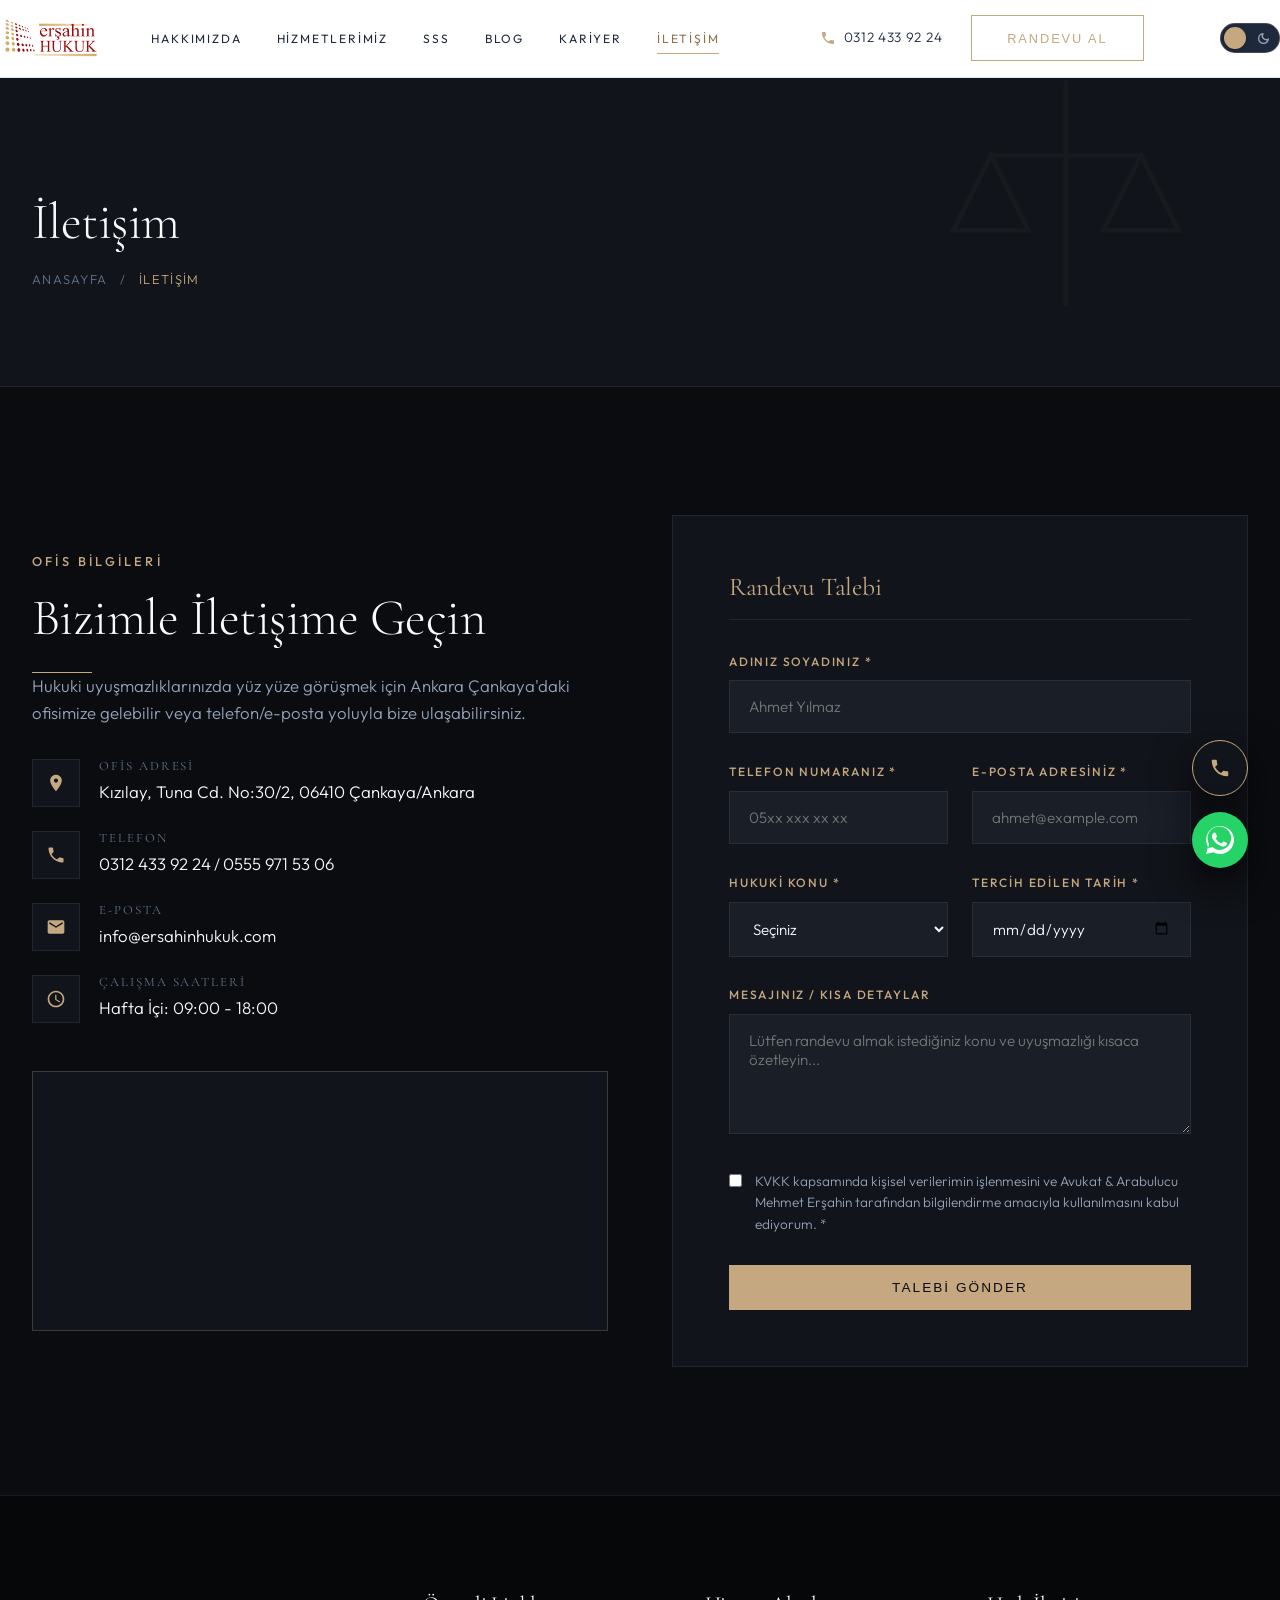
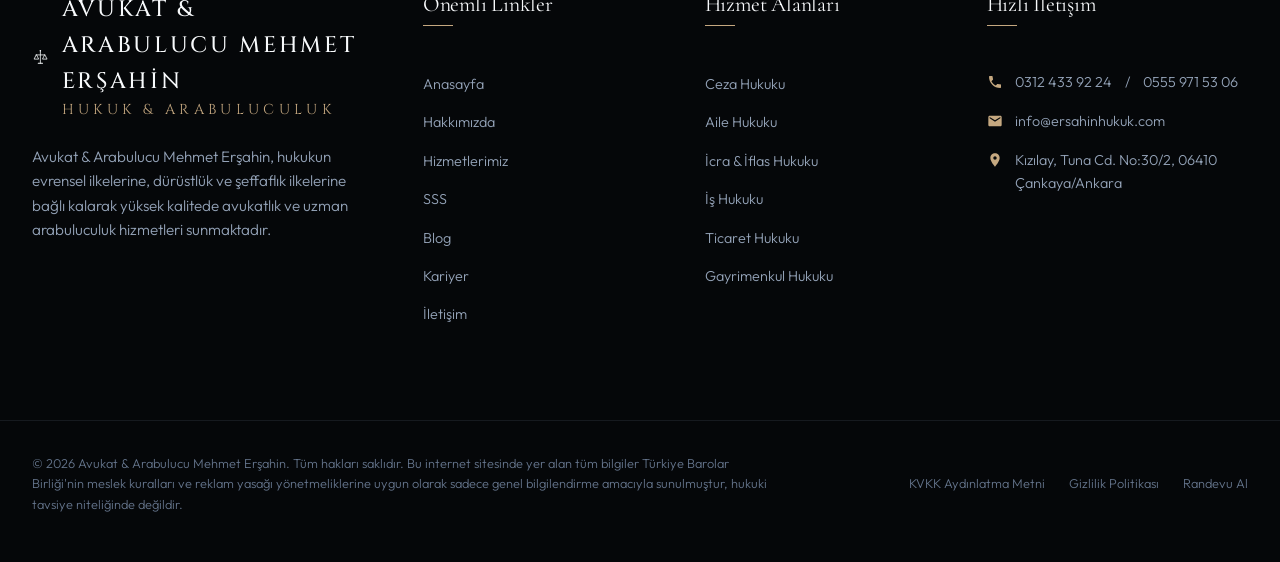
<file: iletisim.html>
<!DOCTYPE html>
<html lang="tr">
<head>
  <meta charset="UTF-8">
  <meta name="viewport" content="width=device-width, initial-scale=1.0">
  <meta name="description" content="Avukat & Arabulucu Mehmet Erşahin ile iletişime geçin. Ankara Çankaya ofis adresi, telefon numarası, e-posta adresi ve randevu formu.">
  <title>İletişim & Harita | Avukat & Arabulucu Mehmet Erşahin</title>
  <link rel="stylesheet" href="assets/css/style.css">
  <link rel="icon" type="image/png" href="favicon.png">
  <style>
    .contact-info-list {
      list-style: none;
      margin-top: 2rem;
      margin-bottom: 3rem;
      display: flex;
      flex-direction: column;
      gap: 1.5rem;
    }
    .contact-info-list li {
      display: flex;
      align-items: flex-start;
      gap: 1.2rem;
    }
    .contact-info-list .icon-box {
      width: 48px;
      height: 48px;
      background-color: var(--bg-secondary);
      border: 1px solid var(--border-color);
      display: flex;
      align-items: center;
      justify-content: center;
      flex-shrink: 0;
      transition: var(--transition-fast);
    }
    .contact-info-list li:hover .icon-box {
      border-color: var(--accent-gold);
      color: var(--accent-gold);
    }
    .contact-info-list svg {
      width: 20px;
      height: 20px;
      fill: var(--accent-gold);
    }
    .contact-info-list h4 {
      font-size: 0.8rem;
      text-transform: uppercase;
      letter-spacing: 0.15em;
      color: var(--text-muted);
      margin-bottom: 0.3rem;
    }
    .contact-info-list p, .contact-info-list a {
      font-size: 1.05rem;
      color: var(--text-primary);
      margin-bottom: 0;
    }
    .contact-info-list a:hover {
      color: var(--accent-gold);
    }
  </style>
</head>
<body>

  <!-- --- Header / Nav --- -->
  <header class="header">
    <div class="container header-nav">
      <a href="/" class="logo">
        <img src="assets/images/logo.png" alt="Avukat & Arabulucu Mehmet Erşahin" class="logo-img">
      </a>
      
      <nav>
        <ul class="nav-menu">
          <li><a href="hakkimizda" class="nav-link">Hakkımızda</a></li>
          <li><a href="hizmetler" class="nav-link">Hizmetlerimiz</a></li>
          <li><a href="sss" class="nav-link">SSS</a></li>
          <li><a href="blog" class="nav-link">Blog</a></li>
          <li><a href="kariyer" class="nav-link">Kariyer</a></li>
          <li><a href="iletisim" class="nav-link active">İletişim</a></li>
        </ul>
      </nav>

      <div class="nav-actions">
        <a href="tel:+903124339224" class="nav-phone">
          <svg viewBox="0 0 24 24"><path d="M6.62 10.79c1.44 2.83 3.76 5.14 6.59 6.59l2.2-2.2c.27-.27.67-.36 1.02-.24 1.12.37 2.33.57 3.59.57.55 0 1 .45 1 1V20c0 .55-.45 1-1 1-9.39 0-17-7.61-17-17 0-.55.45-1 1-1h3.5c.55 0 1 .45 1 1 0 1.25.2 2.47.57 3.59.12.35.03.74-.24 1.02l-2.2 2.2z"/></svg>
          0312 433 92 24
        </a>
        <button class="btn btn-gold-border js-appointment-trigger">Randevu Al</button>
      </div>

      <button class="mobile-menu-btn" aria-label="Menüyü Aç/Kapat">
        <span></span>
        <span></span>
        <span></span>
      </button>
    </div>
  </header>

  <!-- --- Page Header --- -->
  <section class="page-header">
    <svg class="page-header-bg" viewBox="0 0 32 32">
      <path d="M16 4v24M8 12h16M8 12l-4 8h8zM24 12l-4 8h8z" stroke="var(--accent-gold)" stroke-width="0.5" fill="none"/>
    </svg>
    <div class="container">
      <h1 class="page-title reveal">İletişim</h1>
      <ul class="breadcrumbs reveal" style="transition-delay: 0.1s;">
        <li><a href="/">Anasayfa</a></li>
        <li class="active">İletişim</li>
      </ul>
    </div>
  </section>

  <!-- --- Contact Section --- -->
  <section class="section-primary">
    <div class="container grid-2">
      
      <!-- Contact Details & Map Left -->
      <div class="reveal-left">
        <span class="section-subtitle">Ofis Bilgileri</span>
        <h2 class="section-title left-align">Bizimle İletişime Geçin</h2>
        <p>Hukuki uyuşmazlıklarınızda yüz yüze görüşmek için Ankara Çankaya'daki ofisimize gelebilir veya telefon/e-posta yoluyla bize ulaşabilirsiniz.</p>
        
        <ul class="contact-info-list">
          <!-- Address -->
          <li>
            <div class="icon-box">
              <svg viewBox="0 0 24 24"><path d="M12 2C8.13 2 5 5.13 5 9c0 5.25 7 13 7 13s7-7.75 7-13c0-3.87-3.13-7-7-7zm0 9.5c-1.38 0-2.5-1.12-2.5-2.5s1.12-2.5 2.5-2.5 2.5 1.12 2.5 2.5-1.12 2.5-2.5 2.5z"/></svg>
            </div>
            <div>
              <h4>Ofis Adresi</h4>
              <p>Kızılay, Tuna Cd. No:30/2, 06410 Çankaya/Ankara</p>
            </div>
          </li>
          
          <!-- Phone -->
          <li>
            <div class="icon-box">
              <svg viewBox="0 0 24 24"><path d="M6.62 10.79c1.44 2.83 3.76 5.14 6.59 6.59l2.2-2.2c.27-.27.67-.36 1.02-.24 1.12.37 2.33.57 3.59.57.55 0 1 .45 1 1V20c0 .55-.45 1-1 1-9.39 0-17-7.61-17-17 0-.55.45-1 1-1h3.5c.55 0 1 .45 1 1 0 1.25.2 2.47.57 3.59.12.35.03.74-.24 1.02l-2.2 2.2z"/></svg>
            </div>
            <div>
              <h4>Telefon</h4>
              <span style="white-space: nowrap;"><a href="tel:+903124339224">0312 433 92 24</a> / <a href="tel:+905559715306">0555 971 53 06</a></span>
            </div>
          </li>

          <!-- Email -->
          <li>
            <div class="icon-box">
              <svg viewBox="0 0 24 24"><path d="M20 4H4c-1.1 0-1.99.9-1.99 2L2 18c0 1.1.9 2 2 2h16c1.1 0 2-.9 2-2V6c0-1.1-.9-2-2-2zm0 4l-8 5-8-5V6l8 5 8-5v2z"/></svg>
            </div>
            <div>
              <h4>E-Posta</h4>
              <a href="mailto:info@ersahinhukuk.com">info@ersahinhukuk.com</a>
            </div>
          </li>

          <!-- Hours -->
          <li>
            <div class="icon-box">
              <svg viewBox="0 0 24 24"><path d="M11.99 2C6.47 2 2 6.48 2 12s4.47 10 9.99 10C17.52 22 22 17.52 22 12S17.52 2 11.99 2zM12 20c-4.42 0-8-3.58-8-8s3.58-8 8-8 8 3.58 8 8-3.58 8-8 8zm.5-13H11v6l5.25 3.15.75-1.23-4.5-2.67z"/></svg>
            </div>
            <div>
              <h4>Çalışma Saatleri</h4>
              <p>Hafta İçi: 09:00 - 18:00</p>
            </div>
          </li>
        </ul>

        <!-- Google Maps Embed -->
        <div class="google-map-wrapper">
          <iframe 
            src="https://maps.google.com/maps?cid=16532027116568980128&output=embed&hl=tr" 
            width="100%" 
            height="260" 
            style="border:0;" 
            allowfullscreen="" 
            loading="lazy" 
            referrerpolicy="no-referrer-when-downgrade"
            class="google-map-iframe">
          </iframe>
        </div>
      </div>

      <!-- Built-in Appointment Form Right -->
      <div class="reveal-right">
        <div style="background-color: var(--bg-secondary); border: 1px solid var(--border-color); padding: 3.5rem;">
          <h3 class="gold-text" style="font-family: var(--font-heading); font-size: 1.6rem; margin-bottom: 2rem; border-bottom: 1px solid var(--border-color); padding-bottom: 1rem;">Randevu Talebi</h3>
          <form id="appointment-form-direct">
            <div class="form-group">
              <label for="con-name" class="form-label">Adınız Soyadınız *</label>
              <input type="text" id="con-name" class="form-control" placeholder="Ahmet Yılmaz" required>
            </div>
            <div class="form-row">
              <div class="form-group">
                <label for="con-phone" class="form-label">Telefon Numaranız *</label>
                <input type="tel" id="con-phone" class="form-control" placeholder="05xx xxx xx xx" required>
              </div>
              <div class="form-group">
                <label for="con-email" class="form-label">E-Posta Adresiniz *</label>
                <input type="email" id="con-email" class="form-control" placeholder="ahmet@example.com" required>
              </div>
            </div>
            <div class="form-row">
              <div class="form-group">
                <label for="con-service" class="form-label">Hukuki Konu *</label>
                <select id="con-service" class="form-control" required>
                  <option value="" disabled selected>Seçiniz</option>
                  <option value="ceza">Ceza Hukuku</option>
                  <option value="aile">Aile & Miras Hukuku</option>
                  <option value="icra">İcra & İflas Hukuku</option>
                  <option value="is">İş Hukuku</option>
                  <option value="ticaret">Ticaret & Şirketler Hukuku</option>
                  <option value="gayrimenkul">Gayrimenkul Hukuku</option>
                  <option value="diger">Diğer Hukuki Konular</option>
                </select>
              </div>
              <div class="form-group">
                <label for="con-date" class="form-label">Tercih Edilen Tarih *</label>
                <input type="date" id="con-date" class="form-control" required>
              </div>
            </div>
            <div class="form-group">
              <label for="con-message" class="form-label">Mesajınız / Kısa Detaylar</label>
              <textarea id="con-message" class="form-control" placeholder="Lütfen randevu almak istediğiniz konu ve uyuşmazlığı kısaca özetleyin..."></textarea>
            </div>
            <div class="form-group">
              <label class="checkbox-label">
                <input type="checkbox" required>
                <span>KVKK kapsamında kişisel verilerimin işlenmesini ve Avukat & Arabulucu Mehmet Erşahin tarafından bilgilendirme amacıyla kullanılmasını kabul ediyorum. *</span>
              </label>
            </div>
            <button type="submit" class="btn btn-primary" style="width: 100%;">Talebi Gönder</button>
          </form>
        </div>
      </div>

    </div>
  </section>

  <!-- --- Footer --- -->
  <footer class="footer">
    <div class="container footer-grid">
      <div class="footer-logo-desc">
        <a href="/" class="logo">
          <svg class="logo-icon" viewBox="0 0 32 32">
            <path d="M16 4v24M8 12h16M8 12l-4 8h8zM24 12l-4 8h8z" stroke="currentColor" stroke-width="1.5" fill="none" stroke-linecap="round" stroke-linejoin="round"/>
            <circle cx="16" cy="4" r="1.5" fill="currentColor"/>
            <path d="M12 28h8" stroke="currentColor" stroke-width="2" stroke-linecap="round"/>
          </svg>
          <div class="logo-text">
            AVUKAT & ARABULUCU MEHMET ERŞAHİN
            <span>Hukuk & Arabuluculuk</span>
          </div>
        </a>
        <p>Avukat & Arabulucu Mehmet Erşahin, hukukun evrensel ilkelerine, dürüstlük ve şeffaflık ilkelerine bağlı kalarak yüksek kalitede avukatlık ve uzman arabuluculuk hizmetleri sunmaktadır.</p>
      </div>

      <div>
        <h4 class="footer-title">Önemli Linkler</h4>
        <ul class="footer-links" style="margin-top: 1.5rem;">
          <li><a href="/">Anasayfa</a></li>
          <li><a href="hakkimizda">Hakkımızda</a></li>
          <li><a href="hizmetler">Hizmetlerimiz</a></li>
          <li><a href="sss">SSS</a></li>
          <li><a href="blog">Blog</a></li>
          <li><a href="kariyer">Kariyer</a></li>
          <li><a href="iletisim">İletişim</a></li>
        </ul>
      </div>

      <div>
        <h4 class="footer-title">Hizmet Alanları</h4>
        <ul class="footer-links" style="margin-top: 1.5rem;">
          <li><a href="hizmetler?tab=ceza">Ceza Hukuku</a></li>
          <li><a href="hizmetler?tab=aile">Aile Hukuku</a></li>
          <li><a href="hizmetler?tab=icra">İcra & İflas Hukuku</a></li>
          <li><a href="hizmetler?tab=is">İş Hukuku</a></li>
          <li><a href="hizmetler?tab=ticaret">Ticaret Hukuku</a></li>
          <li><a href="hizmetler?tab=gayrimenkul">Gayrimenkul Hukuku</a></li>
        </ul>
      </div>

      <div>
        <h4 class="footer-title">Hızlı İletişim</h4>
        <ul class="footer-contact-info" style="margin-top: 1.5rem;">
          <li>
            <svg viewBox="0 0 24 24"><path d="M6.62 10.79c1.44 2.83 3.76 5.14 6.59 6.59l2.2-2.2c.27-.27.67-.36 1.02-.24 1.12.37 2.33.57 3.59.57.55 0 1 .45 1 1V20c0 .55-.45 1-1 1-9.39 0-17-7.61-17-17 0-.55.45-1 1-1h3.5c.55 0 1 .45 1 1 0 1.25.2 2.47.57 3.59.12.35.03.74-.24 1.02l-2.2 2.2z"/></svg>
            <a href="tel:+903124339224">0312 433 92 24</a> / <a href="tel:+905559715306">0555 971 53 06</a>
          </li>
          <li>
            <svg viewBox="0 0 24 24"><path d="M20 4H4c-1.1 0-1.99.9-1.99 2L2 18c0 1.1.9 2 2 2h16c1.1 0 2-.9 2-2V6c0-1.1-.9-2-2-2zm0 4l-8 5-8-5V6l8 5 8-5v2z"/></svg>
            <a href="mailto:info@ersahinhukuk.com">info@ersahinhukuk.com</a>
          </li>
          <li>
            <svg viewBox="0 0 24 24"><path d="M12 2C8.13 2 5 5.13 5 9c0 5.25 7 13 7 13s7-7.75 7-13c0-3.87-3.13-7-7-7zm0 9.5c-1.38 0-2.5-1.12-2.5-2.5s1.12-2.5 2.5-2.5 2.5 1.12 2.5 2.5-1.12 2.5-2.5 2.5z"/></svg>
            <span>Kızılay, Tuna Cd. No:30/2, 06410 Çankaya/Ankara</span>
          </li>
        </ul>
      </div>
    </div>

    <div class="container footer-bottom">
      <div class="footer-disclaimer">
        © 2026 Avukat & Arabulucu Mehmet Erşahin. Tüm hakları saklıdır. Bu internet sitesinde yer alan tüm bilgiler Türkiye Barolar Birliği'nin meslek kuralları ve reklam yasağı yönetmeliklerine uygun olarak sadece genel bilgilendirme amacıyla sunulmuştur, hukuki tavsiye niteliğinde değildir. 
      </div>
      <div class="footer-bottom-links">
        <a href="kvkk">KVKK Aydınlatma Metni</a>
        <a href="gizlilik">Gizlilik Politikası</a>
        <a href="iletisim">Randevu Al</a>
      </div>
    </div>
  </footer>

  <!-- --- Floating Contacts --- -->
  <div class="floating-contact">
    <a href="tel:+905559715306" class="floating-btn floating-phone" aria-label="Telefonla Arayın">
      <svg viewBox="0 0 24 24"><path d="M6.62 10.79c1.44 2.83 3.76 5.14 6.59 6.59l2.2-2.2c.27-.27.67-.36 1.02-.24 1.12.37 2.33.57 3.59.57.55 0 1 .45 1 1V20c0 .55-.45 1-1 1-9.39 0-17-7.61-17-17 0-.55.45-1 1-1h3.5c.55 0 1 .45 1 1 0 1.25.2 2.47.57 3.59.12.35.03.74-.24 1.02l-2.2 2.2z"/></svg>
    </a>
    <a href="https://wa.me/905559715306" class="floating-btn floating-whatsapp" target="_blank" rel="noopener noreferrer" aria-label="WhatsApp İletişim">
      <svg viewBox="0 0 24 24">
        <path d="M.057 24l1.687-6.163c-1.041-1.804-1.588-3.849-1.587-5.946C.06 5.348 5.397.01 12.008.01c3.202.001 6.212 1.246 8.477 3.514 2.266 2.268 3.507 5.28 3.505 8.484-.004 6.657-5.34 11.997-11.953 11.997-2.005-.001-3.973-.502-5.724-1.455L0 24zm6.59-4.846c1.6.95 2.802 1.486 4.757 1.487 5.589 0 10.134-4.52 10.138-10.07.002-2.688-1.04-5.216-2.935-7.114C16.66 1.558 14.135.516 11.453.515 5.865.515 1.32 5.037 1.316 10.589c-.001 1.83.479 3.25 1.378 4.814l-.993 3.63 3.747-.98c1.512.924 2.502 1.4 4.519 1.4z"/>
        <path d="M17.472 14.382c-.32-.16-1.89-.93-2.185-1.04-.3-.11-.515-.17-.73.15-.215.32-.83 1.04-1.02 1.25-.19.21-.38.24-.7.08-.32-.16-1.35-.5-2.575-1.595-.95-.85-1.6-1.9-1.785-2.22-.19-.32-.02-.49.14-.65.14-.14.32-.37.48-.56.16-.18.21-.3.32-.51.11-.215.05-.4-.03-.56-.08-.16-.73-1.77-1-2.43-.265-.64-.53-.55-.73-.56-.19-.01-.41-.01-.62-.01-.215 0-.56.08-.85.4-.29.32-1.1 1.08-1.1 2.63 0 1.55 1.13 3.05 1.285 3.26.16.21 2.225 3.397 5.39 4.754.753.323 1.342.517 1.8.66.757.24 1.448.207 1.993.125.607-.09 1.89-.77 2.153-1.48.263-.7.263-1.3.188-1.43-.075-.125-.275-.205-.595-.365z"/>
      </svg>
    </a>
  </div>

  <!-- --- Randevu Al Modal --- -->
  <div class="modal" id="appointment-modal">
    <div class="modal-overlay"></div>
    <div class="modal-container">
      <button class="modal-close" aria-label="Kapat">&times;</button>
      <h3 class="modal-title">Randevu Talebi Oluşturun</h3>
      <form id="appointment-form">
        <div class="form-group">
          <label for="app-name" class="form-label">Adınız Soyadınız *</label>
          <input type="text" id="app-name" class="form-control" placeholder="Örn. Ahmet Yılmaz" required>
        </div>
        <div class="form-row">
          <div class="form-group">
            <label for="app-phone" class="form-label">Telefon Numaranız *</label>
            <input type="tel" id="app-phone" class="form-control" placeholder="05xx xxx xx xx" required>
          </div>
          <div class="form-group">
            <label for="app-email" class="form-label">E-Posta Adresiniz *</label>
            <input type="email" id="app-email" class="form-control" placeholder="ahmet@example.com" required>
          </div>
        </div>
        <div class="form-row">
          <div class="form-group">
            <label for="app-service" class="form-label">Hukuki Konu *</label>
            <select id="app-service" class="form-control" required>
              <option value="" disabled selected>Seçiniz</option>
              <option value="ceza">Ceza Hukuku</option>
              <option value="aile">Aile & Miras Hukuku</option>
              <option value="icra">İcra & İflas Hukuku</option>
              <option value="is">İş Hukuku</option>
              <option value="ticaret">Ticaret & Şirketler Hukuku</option>
              <option value="gayrimenkul">Gayrimenkul Hukuku</option>
              <option value="diger">Diğer Hukuki Konular</option>
            </select>
          </div>
          <div class="form-group">
            <label for="app-date" class="form-label">Randevu Tarihi *</label>
            <input type="date" id="app-date" class="form-control" required>
          </div>
        </div>
        <div class="form-group">
          <label for="app-message" class="form-label">Mesajınız / Kısa Açıklama</label>
          <textarea id="app-message" class="form-control" placeholder="Lütfen hukuki uyuşmazlığınızı kısaca özetleyin..."></textarea>
        </div>
        <div class="form-group">
          <label class="checkbox-label">
            <input type="checkbox" required>
            <span>KVKK kapsamında kişisel verilerimin işlenmesini ve Avukat & Arabulucu Mehmet Erşahin tarafından bilgilendirme amacıyla kullanılmasını kabul ediyorum. *</span>
          </label>
        </div>
        <button type="submit" class="btn btn-primary" style="width: 100%;">Talebi Gönder</button>
      </form>
    </div>
  </div>

  <script src="assets/js/main.js"></script>
</body>
</html>
</file>
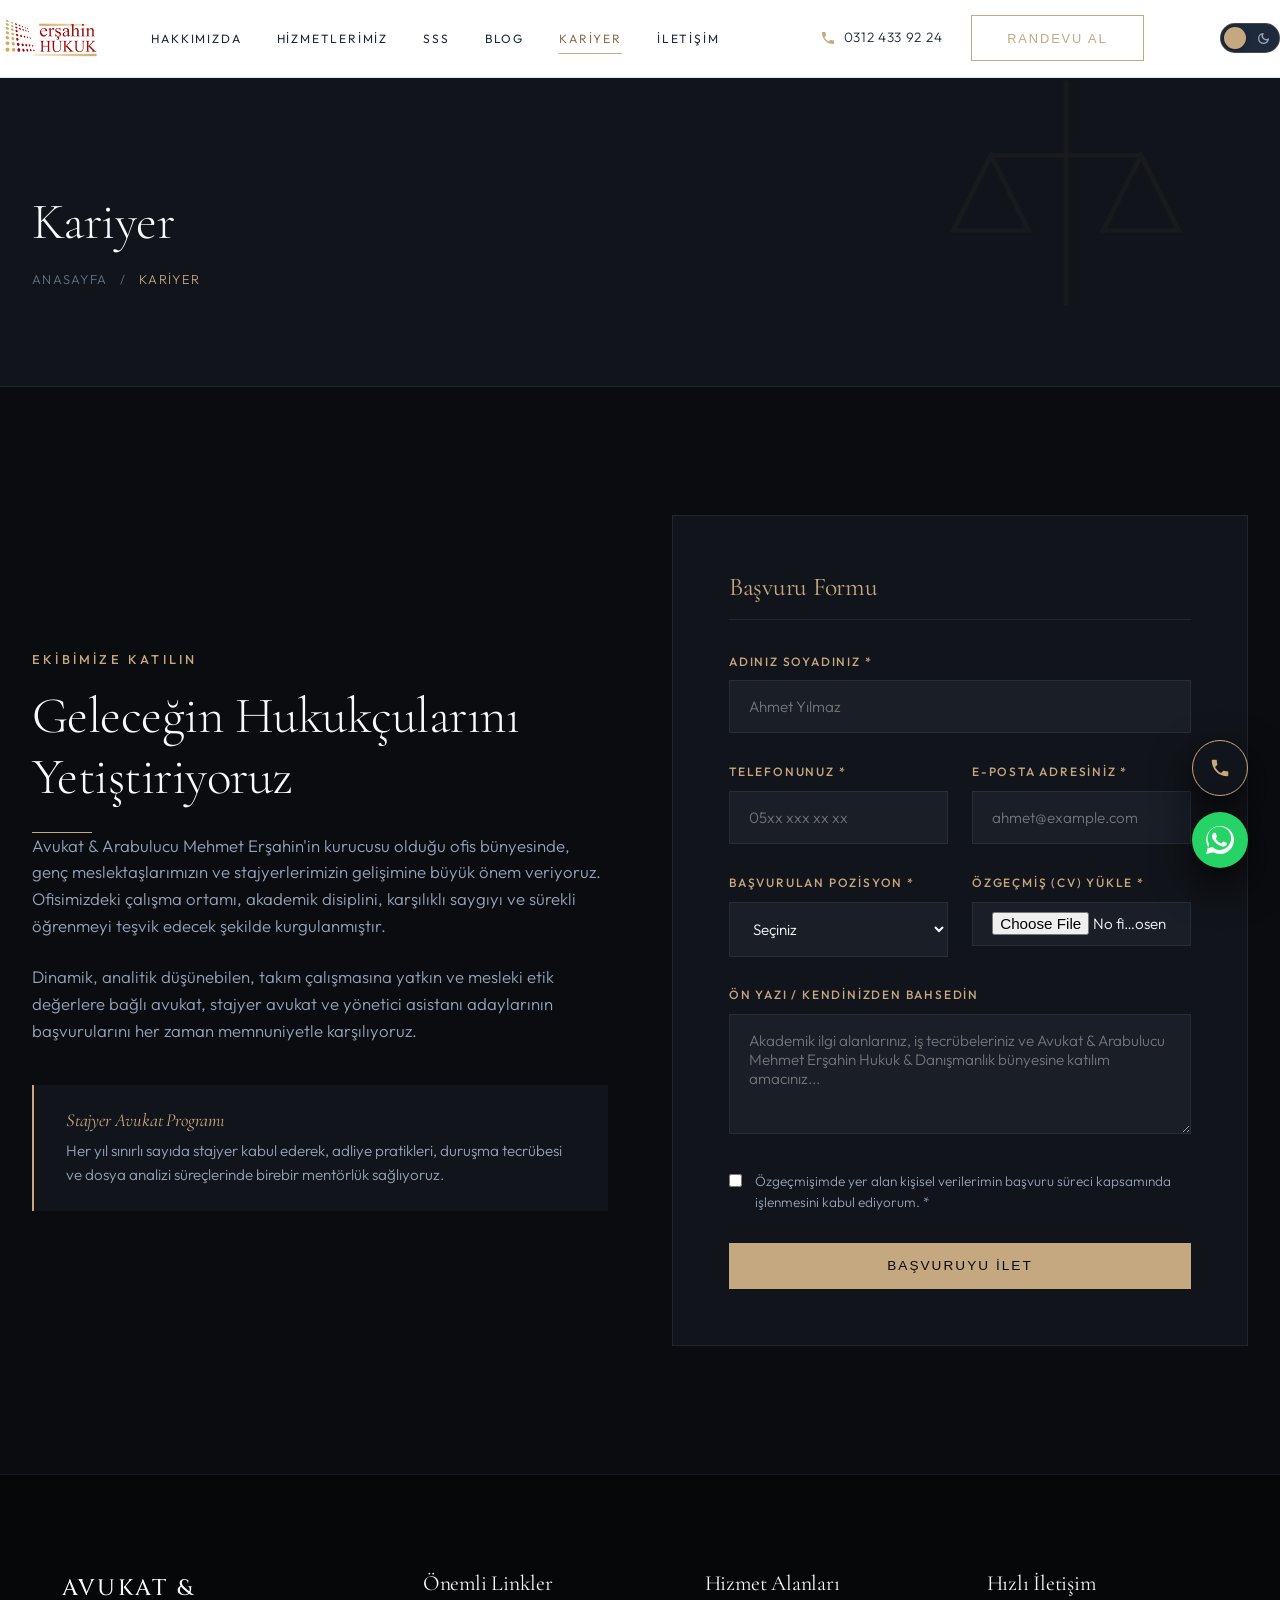
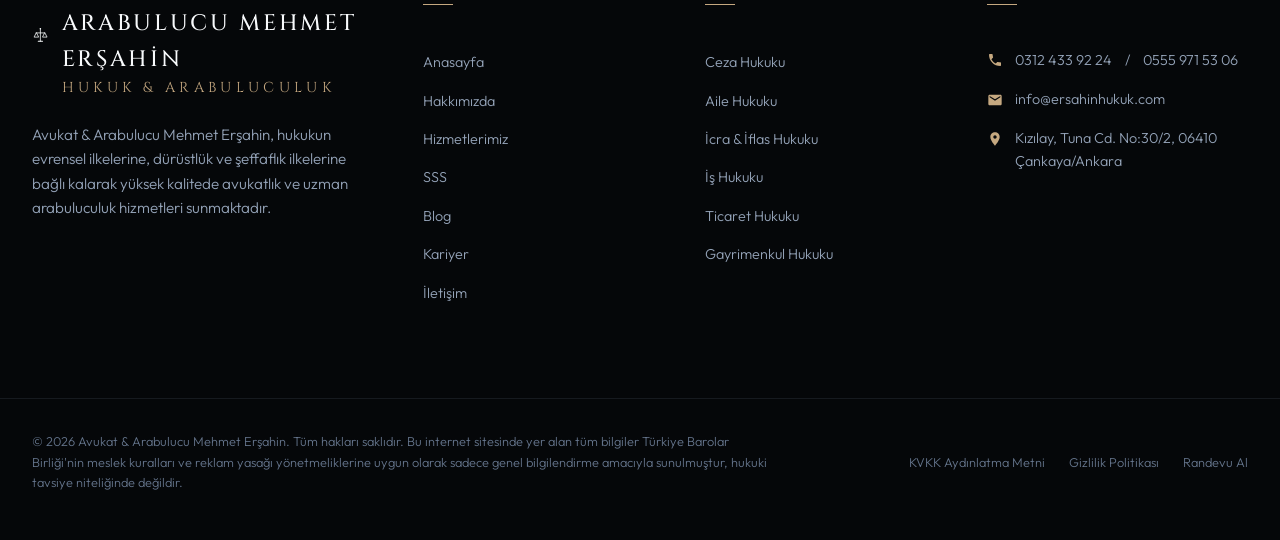
<file: kariyer.html>
<!DOCTYPE html>
<html lang="tr">
<head>
  <meta charset="UTF-8">
  <meta name="viewport" content="width=device-width, initial-scale=1.0">
  <meta name="description" content="Avukat & Arabulucu Mehmet Erşahin'in ofisinde avukatlık, stajyerlik ve idari kadro iş başvuruları hakkında bilgi alın ve online CV gönderimi yapın.">
  <title>Kariyer & İş Başvurusu | Avukat & Arabulucu Mehmet Erşahin</title>
  <link rel="stylesheet" href="assets/css/style.css">
  <link rel="icon" type="image/png" href="favicon.png">
</head>
<body>

  <!-- --- Header / Nav --- -->
  <header class="header">
    <div class="container header-nav">
      <a href="/" class="logo">
        <img src="assets/images/logo.png" alt="Avukat & Arabulucu Mehmet Erşahin" class="logo-img">
      </a>
      
      <nav>
        <ul class="nav-menu">
          <li><a href="hakkimizda" class="nav-link">Hakkımızda</a></li>
          <li><a href="hizmetler" class="nav-link">Hizmetlerimiz</a></li>
          <li><a href="sss" class="nav-link">SSS</a></li>
          <li><a href="blog" class="nav-link">Blog</a></li>
          <li><a href="kariyer" class="nav-link active">Kariyer</a></li>
          <li><a href="iletisim" class="nav-link">İletişim</a></li>
        </ul>
      </nav>

      <div class="nav-actions">
        <a href="tel:+903124339224" class="nav-phone">
          <svg viewBox="0 0 24 24"><path d="M6.62 10.79c1.44 2.83 3.76 5.14 6.59 6.59l2.2-2.2c.27-.27.67-.36 1.02-.24 1.12.37 2.33.57 3.59.57.55 0 1 .45 1 1V20c0 .55-.45 1-1 1-9.39 0-17-7.61-17-17 0-.55.45-1 1-1h3.5c.55 0 1 .45 1 1 0 1.25.2 2.47.57 3.59.12.35.03.74-.24 1.02l-2.2 2.2z"/></svg>
          0312 433 92 24
        </a>
        <button class="btn btn-gold-border js-appointment-trigger">Randevu Al</button>
      </div>

      <button class="mobile-menu-btn" aria-label="Menüyü Aç/Kapat">
        <span></span>
        <span></span>
        <span></span>
      </button>
    </div>
  </header>

  <!-- --- Page Header --- -->
  <section class="page-header">
    <svg class="page-header-bg" viewBox="0 0 32 32">
      <path d="M16 4v24M8 12h16M8 12l-4 8h8zM24 12l-4 8h8z" stroke="var(--accent-gold)" stroke-width="0.5" fill="none"/>
    </svg>
    <div class="container">
      <h1 class="page-title reveal">Kariyer</h1>
      <ul class="breadcrumbs reveal" style="transition-delay: 0.1s;">
        <li><a href="/">Anasayfa</a></li>
        <li class="active">Kariyer</li>
      </ul>
    </div>
  </section>

  <!-- --- Career Info and Form Section --- -->
  <section class="section-primary">
    <div class="container grid-2">
      
      <!-- Info Left -->
      <div class="reveal-left">
        <span class="section-subtitle">Ekibimize Katılın</span>
        <h2 class="section-title left-align">Geleceğin Hukukçularını Yetiştiriyoruz</h2>
        <p>Avukat & Arabulucu Mehmet Erşahin'in kurucusu olduğu ofis bünyesinde, genç meslektaşlarımızın ve stajyerlerimizin gelişimine büyük önem veriyoruz. Ofisimizdeki çalışma ortamı, akademik disiplini, karşılıklı saygıyı ve sürekli öğrenmeyi teşvik edecek şekilde kurgulanmıştır.</p>
        <p>Dinamik, analitik düşünebilen, takım çalışmasına yatkın ve mesleki etik değerlere bağlı avukat, stajyer avukat ve yönetici asistanı adaylarının başvurularını her zaman memnuniyetle karşılıyoruz.</p>
        
        <div style="margin-top: 2.5rem; background-color: var(--bg-secondary); border-left: 2px solid var(--accent-gold); padding: 1.5rem 2rem;">
          <h3 class="gold-text" style="font-size: 1.15rem; margin-bottom: 0.5rem; font-style: italic;">Stajyer Avukat Programı</h3>
          <p style="font-size: 0.95rem; margin-bottom: 0;">Her yıl sınırlı sayıda stajyer kabul ederek, adliye pratikleri, duruşma tecrübesi ve dosya analizi süreçlerinde birebir mentörlük sağlıyoruz.</p>
        </div>
      </div>

      <!-- Application Form Right -->
      <div class="reveal-right">
        <div style="background-color: var(--bg-secondary); border: 1px solid var(--border-color); padding: 3.5rem;">
          <h3 class="gold-text" style="font-family: var(--font-heading); font-size: 1.6rem; margin-bottom: 2rem; border-bottom: 1px solid var(--border-color); padding-bottom: 1rem;">Başvuru Formu</h3>
          <form id="career-form">
            <div class="form-group">
              <label for="car-name" class="form-label">Adınız Soyadınız *</label>
              <input type="text" id="car-name" class="form-control" placeholder="Ahmet Yılmaz" required>
            </div>
            <div class="form-row">
              <div class="form-group">
                <label for="car-phone" class="form-label">Telefonunuz *</label>
                <input type="tel" id="car-phone" class="form-control" placeholder="05xx xxx xx xx" required>
              </div>
              <div class="form-group">
                <label for="car-email" class="form-label">E-Posta Adresiniz *</label>
                <input type="email" id="car-email" class="form-control" placeholder="ahmet@example.com" required>
              </div>
            </div>
            <div class="form-row">
              <div class="form-group">
                <label for="car-position" class="form-label">Başvurulan Pozisyon *</label>
                <select id="car-position" class="form-control" required>
                  <option value="" disabled selected>Seçiniz</option>
                  <option value="avukat">Uzman Avukat</option>
                  <option value="stajyer">Stajyer Avukat</option>
                  <option value="ogrenci">Yaz Stajyeri (Öğrenci)</option>
                  <option value="asistan">Yönetici Asistanı</option>
                </select>
              </div>
              <div class="form-group">
                <label for="car-file" class="form-label">Özgeçmiş (CV) Yükle *</label>
                <input type="file" id="car-file" class="form-control" style="padding: 0.6rem 1.2rem;" accept=".pdf,.doc,.docx" required>
              </div>
            </div>
            <div class="form-group">
              <label for="car-letter" class="form-label">Ön Yazı / Kendinizden Bahsedin</label>
              <textarea id="car-letter" class="form-control" placeholder="Akademik ilgi alanlarınız, iş tecrübeleriniz ve Avukat & Arabulucu Mehmet Erşahin Hukuk & Danışmanlık bünyesine katılım amacınız..."></textarea>
            </div>
            <div class="form-group">
              <label class="checkbox-label">
                <input type="checkbox" required>
                <span>Özgeçmişimde yer alan kişisel verilerimin başvuru süreci kapsamında işlenmesini kabul ediyorum. *</span>
              </label>
            </div>
            <button type="submit" class="btn btn-primary" style="width: 100%;">Başvuruyu İlet</button>
          </form>
        </div>
      </div>

    </div>
  </section>

  <!-- --- Footer --- -->
  <footer class="footer">
    <div class="container footer-grid">
      <div class="footer-logo-desc">
        <a href="/" class="logo">
          <svg class="logo-icon" viewBox="0 0 32 32">
            <path d="M16 4v24M8 12h16M8 12l-4 8h8zM24 12l-4 8h8z" stroke="currentColor" stroke-width="1.5" fill="none" stroke-linecap="round" stroke-linejoin="round"/>
            <circle cx="16" cy="4" r="1.5" fill="currentColor"/>
            <path d="M12 28h8" stroke="currentColor" stroke-width="2" stroke-linecap="round"/>
          </svg>
          <div class="logo-text">
            AVUKAT & ARABULUCU MEHMET ERŞAHİN
            <span>Hukuk & Arabuluculuk</span>
          </div>
        </a>
        <p>Avukat & Arabulucu Mehmet Erşahin, hukukun evrensel ilkelerine, dürüstlük ve şeffaflık ilkelerine bağlı kalarak yüksek kalitede avukatlık ve uzman arabuluculuk hizmetleri sunmaktadır.</p>
      </div>

      <div>
        <h4 class="footer-title">Önemli Linkler</h4>
        <ul class="footer-links" style="margin-top: 1.5rem;">
          <li><a href="/">Anasayfa</a></li>
          <li><a href="hakkimizda">Hakkımızda</a></li>
          <li><a href="hizmetler">Hizmetlerimiz</a></li>
          <li><a href="sss">SSS</a></li>
          <li><a href="blog">Blog</a></li>
          <li><a href="kariyer">Kariyer</a></li>
          <li><a href="iletisim">İletişim</a></li>
        </ul>
      </div>

      <div>
        <h4 class="footer-title">Hizmet Alanları</h4>
        <ul class="footer-links" style="margin-top: 1.5rem;">
          <li><a href="hizmetler?tab=ceza">Ceza Hukuku</a></li>
          <li><a href="hizmetler?tab=aile">Aile Hukuku</a></li>
          <li><a href="hizmetler?tab=icra">İcra & İflas Hukuku</a></li>
          <li><a href="hizmetler?tab=is">İş Hukuku</a></li>
          <li><a href="hizmetler?tab=ticaret">Ticaret Hukuku</a></li>
          <li><a href="hizmetler?tab=gayrimenkul">Gayrimenkul Hukuku</a></li>
        </ul>
      </div>

      <div>
        <h4 class="footer-title">Hızlı İletişim</h4>
        <ul class="footer-contact-info" style="margin-top: 1.5rem;">
          <li>
            <svg viewBox="0 0 24 24"><path d="M6.62 10.79c1.44 2.83 3.76 5.14 6.59 6.59l2.2-2.2c.27-.27.67-.36 1.02-.24 1.12.37 2.33.57 3.59.57.55 0 1 .45 1 1V20c0 .55-.45 1-1 1-9.39 0-17-7.61-17-17 0-.55.45-1 1-1h3.5c.55 0 1 .45 1 1 0 1.25.2 2.47.57 3.59.12.35.03.74-.24 1.02l-2.2 2.2z"/></svg>
            <a href="tel:+903124339224">0312 433 92 24</a> / <a href="tel:+905559715306">0555 971 53 06</a>
          </li>
          <li>
            <svg viewBox="0 0 24 24"><path d="M20 4H4c-1.1 0-1.99.9-1.99 2L2 18c0 1.1.9 2 2 2h16c1.1 0 2-.9 2-2V6c0-1.1-.9-2-2-2zm0 4l-8 5-8-5V6l8 5 8-5v2z"/></svg>
            <a href="mailto:info@ersahinhukuk.com">info@ersahinhukuk.com</a>
          </li>
          <li>
            <svg viewBox="0 0 24 24"><path d="M12 2C8.13 2 5 5.13 5 9c0 5.25 7 13 7 13s7-7.75 7-13c0-3.87-3.13-7-7-7zm0 9.5c-1.38 0-2.5-1.12-2.5-2.5s1.12-2.5 2.5-2.5 2.5 1.12 2.5 2.5-1.12 2.5-2.5 2.5z"/></svg>
            <span>Kızılay, Tuna Cd. No:30/2, 06410 Çankaya/Ankara</span>
          </li>
        </ul>
      </div>
    </div>

    <div class="container footer-bottom">
      <div class="footer-disclaimer">
        © 2026 Avukat & Arabulucu Mehmet Erşahin. Tüm hakları saklıdır. Bu internet sitesinde yer alan tüm bilgiler Türkiye Barolar Birliği'nin meslek kuralları ve reklam yasağı yönetmeliklerine uygun olarak sadece genel bilgilendirme amacıyla sunulmuştur, hukuki tavsiye niteliğinde değildir. 
      </div>
      <div class="footer-bottom-links">
        <a href="kvkk">KVKK Aydınlatma Metni</a>
        <a href="gizlilik">Gizlilik Politikası</a>
        <a href="iletisim">Randevu Al</a>
      </div>
    </div>
  </footer>

  <!-- --- Floating Contacts --- -->
  <div class="floating-contact">
    <a href="tel:+905559715306" class="floating-btn floating-phone" aria-label="Telefonla Arayın">
      <svg viewBox="0 0 24 24"><path d="M6.62 10.79c1.44 2.83 3.76 5.14 6.59 6.59l2.2-2.2c.27-.27.67-.36 1.02-.24 1.12.37 2.33.57 3.59.57.55 0 1 .45 1 1V20c0 .55-.45 1-1 1-9.39 0-17-7.61-17-17 0-.55.45-1 1-1h3.5c.55 0 1 .45 1 1 0 1.25.2 2.47.57 3.59.12.35.03.74-.24 1.02l-2.2 2.2z"/></svg>
    </a>
    <a href="https://wa.me/905559715306" class="floating-btn floating-whatsapp" target="_blank" rel="noopener noreferrer" aria-label="WhatsApp İletişim">
      <svg viewBox="0 0 24 24">
        <path d="M.057 24l1.687-6.163c-1.041-1.804-1.588-3.849-1.587-5.946C.06 5.348 5.397.01 12.008.01c3.202.001 6.212 1.246 8.477 3.514 2.266 2.268 3.507 5.28 3.505 8.484-.004 6.657-5.34 11.997-11.953 11.997-2.005-.001-3.973-.502-5.724-1.455L0 24zm6.59-4.846c1.6.95 2.802 1.486 4.757 1.487 5.589 0 10.134-4.52 10.138-10.07.002-2.688-1.04-5.216-2.935-7.114C16.66 1.558 14.135.516 11.453.515 5.865.515 1.32 5.037 1.316 10.589c-.001 1.83.479 3.25 1.378 4.814l-.993 3.63 3.747-.98c1.512.924 2.502 1.4 4.519 1.4z"/>
        <path d="M17.472 14.382c-.32-.16-1.89-.93-2.185-1.04-.3-.11-.515-.17-.73.15-.215.32-.83 1.04-1.02 1.25-.19.21-.38.24-.7.08-.32-.16-1.35-.5-2.575-1.595-.95-.85-1.6-1.9-1.785-2.22-.19-.32-.02-.49.14-.65.14-.14.32-.37.48-.56.16-.18.21-.3.32-.51.11-.215.05-.4-.03-.56-.08-.16-.73-1.77-1-2.43-.265-.64-.53-.55-.73-.56-.19-.01-.41-.01-.62-.01-.215 0-.56.08-.85.4-.29.32-1.1 1.08-1.1 2.63 0 1.55 1.13 3.05 1.285 3.26.16.21 2.225 3.397 5.39 4.754.753.323 1.342.517 1.8.66.757.24 1.448.207 1.993.125.607-.09 1.89-.77 2.153-1.48.263-.7.263-1.3.188-1.43-.075-.125-.275-.205-.595-.365z"/>
      </svg>
    </a>
  </div>

  <!-- --- Randevu Al Modal --- -->
  <div class="modal" id="appointment-modal">
    <div class="modal-overlay"></div>
    <div class="modal-container">
      <button class="modal-close" aria-label="Kapat">&times;</button>
      <h3 class="modal-title">Randevu Talebi Oluşturun</h3>
      <form id="appointment-form">
        <div class="form-group">
          <label for="app-name" class="form-label">Adınız Soyadınız *</label>
          <input type="text" id="app-name" class="form-control" placeholder="Örn. Ahmet Yılmaz" required>
        </div>
        <div class="form-row">
          <div class="form-group">
            <label for="app-phone" class="form-label">Telefon Numaranız *</label>
            <input type="tel" id="app-phone" class="form-control" placeholder="05xx xxx xx xx" required>
          </div>
          <div class="form-group">
            <label for="app-email" class="form-label">E-Posta Adresiniz *</label>
            <input type="email" id="app-email" class="form-control" placeholder="ahmet@example.com" required>
          </div>
        </div>
        <div class="form-row">
          <div class="form-group">
            <label for="app-service" class="form-label">Hukuki Konu *</label>
            <select id="app-service" class="form-control" required>
              <option value="" disabled selected>Seçiniz</option>
              <option value="ceza">Ceza Hukuku</option>
              <option value="aile">Aile & Miras Hukuku</option>
              <option value="icra">İcra & İflas Hukuku</option>
              <option value="is">İş Hukuku</option>
              <option value="ticaret">Ticaret & Şirketler Hukuku</option>
              <option value="gayrimenkul">Gayrimenkul Hukuku</option>
              <option value="diger">Diğer Hukuki Konular</option>
            </select>
          </div>
          <div class="form-group">
            <label for="app-date" class="form-label">Randevu Tarihi *</label>
            <input type="date" id="app-date" class="form-control" required>
          </div>
        </div>
        <div class="form-group">
          <label for="app-message" class="form-label">Mesajınız / Kısa Açıklama</label>
          <textarea id="app-message" class="form-control" placeholder="Lütfen hukuki uyuşmazlığınızı kısaca özetleyin..."></textarea>
        </div>
        <div class="form-group">
          <label class="checkbox-label">
            <input type="checkbox" required>
            <span>KVKK kapsamında kişisel verilerimin işlenmesini ve Avukat & Arabulucu Mehmet Erşahin tarafından bilgilendirme amacıyla kullanılmasını kabul ediyorum. *</span>
          </label>
        </div>
        <button type="submit" class="btn btn-primary" style="width: 100%;">Talebi Gönder</button>
      </form>
    </div>
  </div>

  <script src="assets/js/main.js"></script>
</body>
</html>
</file>
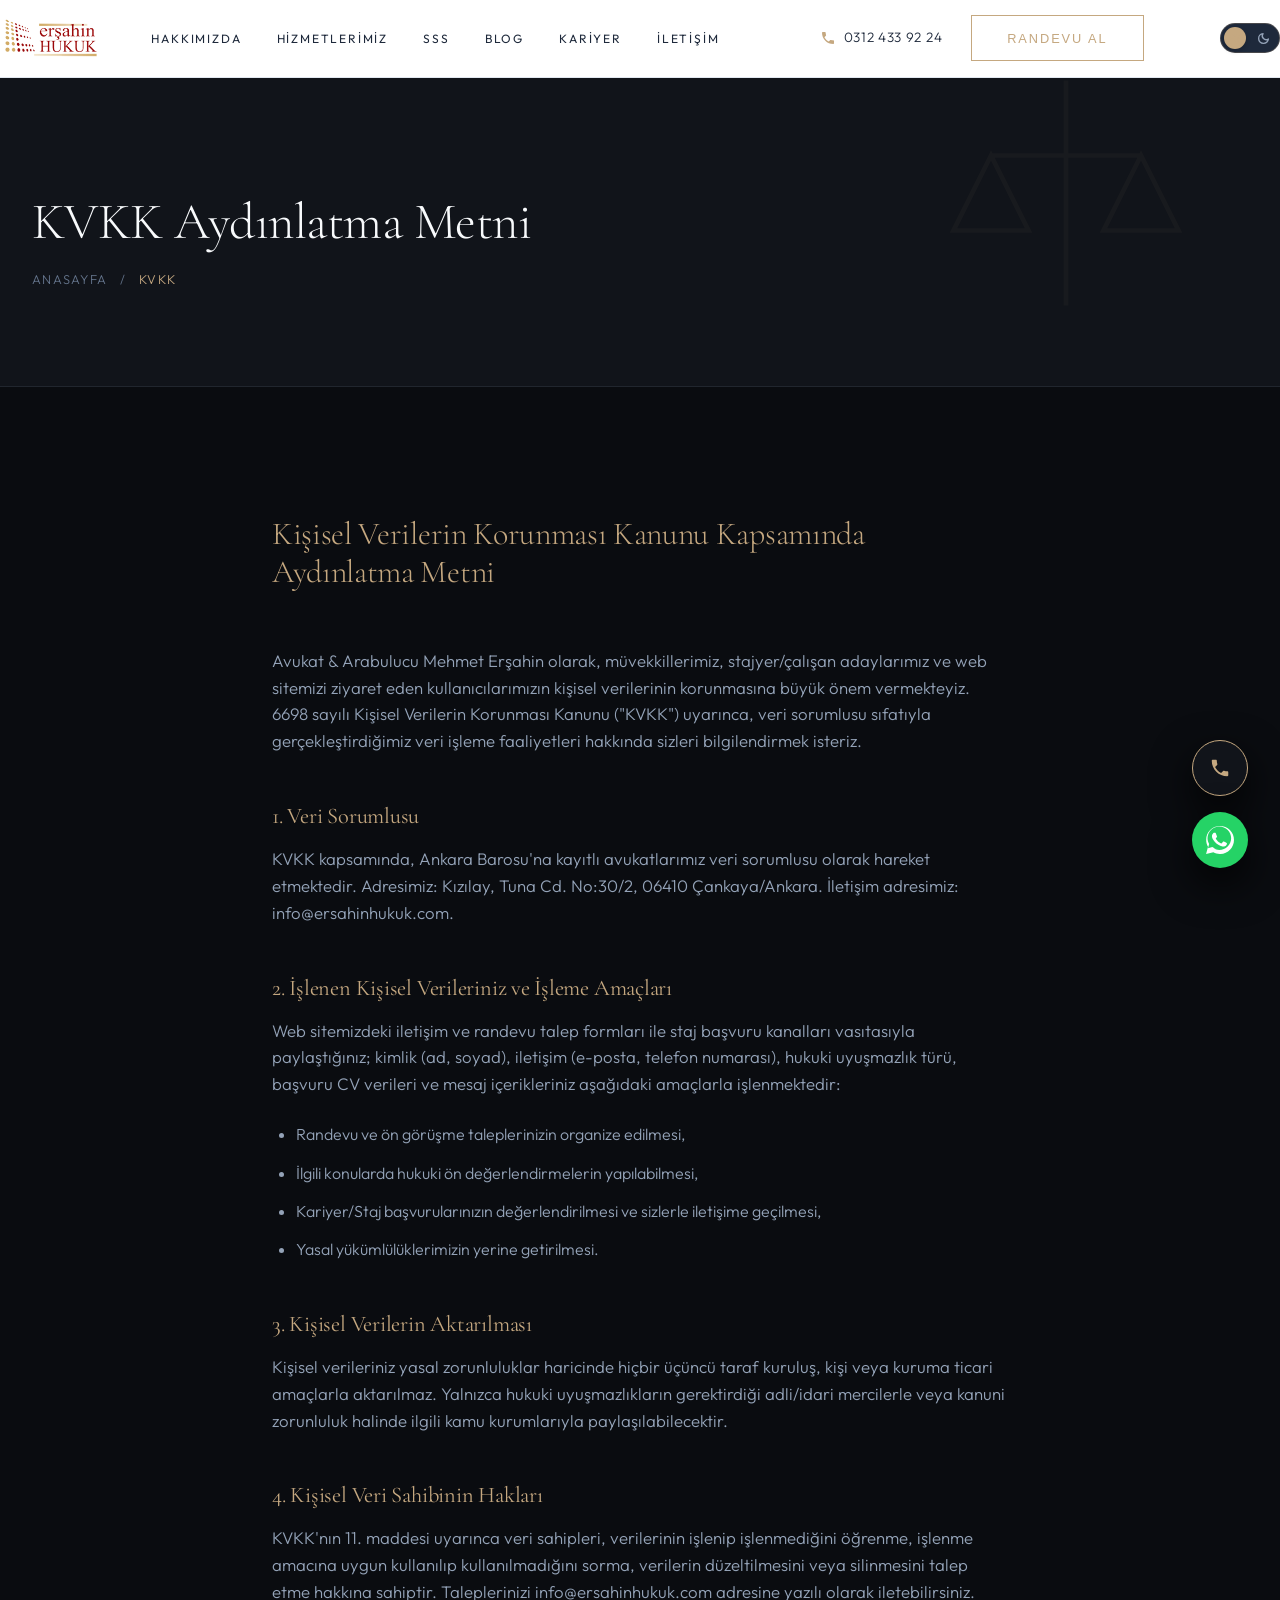
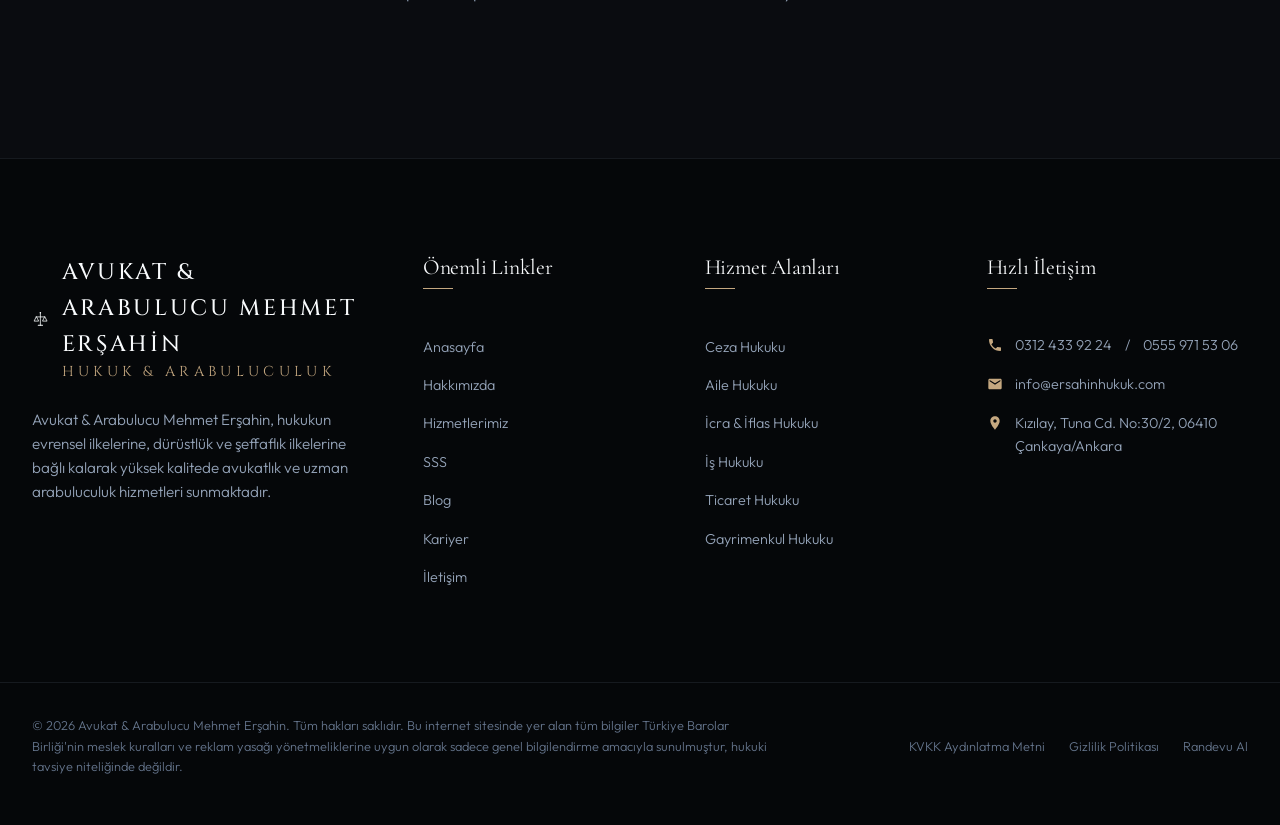
<file: kvkk.html>
<!DOCTYPE html>
<html lang="tr">
<head>
  <meta charset="UTF-8">
  <meta name="viewport" content="width=device-width, initial-scale=1.0">
  <meta name="description" content="Avukat & Arabulucu Mehmet Erşahin Kişisel Verilerin Korunması Kanunu (KVKK) aydınlatma ve açık rıza metni.">
  <title>KVKK Aydınlatma Metni | Avukat & Arabulucu Mehmet Erşahin</title>
  <link rel="stylesheet" href="assets/css/style.css">
  <link rel="icon" type="image/png" href="favicon.png">
</head>
<body>

  <!-- --- Header / Nav --- -->
  <header class="header">
    <div class="container header-nav">
      <a href="/" class="logo">
        <img src="assets/images/logo.png" alt="Avukat & Arabulucu Mehmet Erşahin" class="logo-img">
      </a>
      
      <nav>
        <ul class="nav-menu">
          <li><a href="hakkimizda" class="nav-link">Hakkımızda</a></li>
          <li><a href="hizmetler" class="nav-link">Hizmetlerimiz</a></li>
          <li><a href="sss" class="nav-link">SSS</a></li>
          <li><a href="blog" class="nav-link">Blog</a></li>
          <li><a href="kariyer" class="nav-link">Kariyer</a></li>
          <li><a href="iletisim" class="nav-link">İletişim</a></li>
        </ul>
      </nav>

      <div class="nav-actions">
        <a href="tel:+903124339224" class="nav-phone">
          <svg viewBox="0 0 24 24"><path d="M6.62 10.79c1.44 2.83 3.76 5.14 6.59 6.59l2.2-2.2c.27-.27.67-.36 1.02-.24 1.12.37 2.33.57 3.59.57.55 0 1 .45 1 1V20c0 .55-.45 1-1 1-9.39 0-17-7.61-17-17 0-.55.45-1 1-1h3.5c.55 0 1 .45 1 1 0 1.25.2 2.47.57 3.59.12.35.03.74-.24 1.02l-2.2 2.2z"/></svg>
          0312 433 92 24
        </a>
        <button class="btn btn-gold-border js-appointment-trigger">Randevu Al</button>
      </div>

      <button class="mobile-menu-btn" aria-label="Menüyü Aç/Kapat">
        <span></span>
        <span></span>
        <span></span>
      </button>
    </div>
  </header>

  <!-- --- Page Header --- -->
  <section class="page-header">
    <svg class="page-header-bg" viewBox="0 0 32 32">
      <path d="M16 4v24M8 12h16M8 12l-4 8h8zM24 12l-4 8h8z" stroke="var(--accent-gold)" stroke-width="0.5" fill="none"/>
    </svg>
    <div class="container">
      <h1 class="page-title reveal">KVKK Aydınlatma Metni</h1>
      <ul class="breadcrumbs reveal" style="transition-delay: 0.1s;">
        <li><a href="/">Anasayfa</a></li>
        <li class="active">KVKK</li>
      </ul>
    </div>
  </section>

  <!-- --- Legal Content --- -->
  <section class="section-primary">
    <div class="container" style="max-width: 800px;">
      <div class="reveal">
        <h2 style="font-size: 2rem; margin-bottom: 2rem;" class="gold-text">Kişisel Verilerin Korunması Kanunu Kapsamında Aydınlatma Metni</h2>
        
        <p>Avukat & Arabulucu Mehmet Erşahin olarak, müvekkillerimiz, stajyer/çalışan adaylarımız ve web sitemizi ziyaret eden kullanıcılarımızın kişisel verilerinin korunmasına büyük önem vermekteyiz. 6698 sayılı Kişisel Verilerin Korunması Kanunu ("KVKK") uyarınca, veri sorumlusu sıfatıyla gerçekleştirdiğimiz veri işleme faaliyetleri hakkında sizleri bilgilendirmek isteriz.</p>
        
        <h3 class="gold-text" style="font-size: 1.4rem; margin-top: 3rem; margin-bottom: 1rem;">1. Veri Sorumlusu</h3>
        <p>KVKK kapsamında, Ankara Barosu'na kayıtlı avukatlarımız veri sorumlusu olarak hareket etmektedir. Adresimiz: Kızılay, Tuna Cd. No:30/2, 06410 Çankaya/Ankara. İletişim adresimiz: info@ersahinhukuk.com.</p>
        
        <h3 class="gold-text" style="font-size: 1.4rem; margin-top: 3rem; margin-bottom: 1rem;">2. İşlenen Kişisel Verileriniz ve İşleme Amaçları</h3>
        <p>Web sitemizdeki iletişim ve randevu talep formları ile staj başvuru kanalları vasıtasıyla paylaştığınız; kimlik (ad, soyad), iletişim (e-posta, telefon numarası), hukuki uyuşmazlık türü, başvuru CV verileri ve mesaj içerikleriniz aşağıdaki amaçlarla işlenmektedir:</p>
        <ul>
          <li style="margin-bottom: 0.8rem; margin-left: 1.5rem; color: var(--text-secondary);">Randevu ve ön görüşme taleplerinizin organize edilmesi,</li>
          <li style="margin-bottom: 0.8rem; margin-left: 1.5rem; color: var(--text-secondary);">İlgili konularda hukuki ön değerlendirmelerin yapılabilmesi,</li>
          <li style="margin-bottom: 0.8rem; margin-left: 1.5rem; color: var(--text-secondary);">Kariyer/Staj başvurularınızın değerlendirilmesi ve sizlerle iletişime geçilmesi,</li>
          <li style="margin-bottom: 0.8rem; margin-left: 1.5rem; color: var(--text-secondary);">Yasal yükümlülüklerimizin yerine getirilmesi.</li>
        </ul>

        <h3 class="gold-text" style="font-size: 1.4rem; margin-top: 3rem; margin-bottom: 1rem;">3. Kişisel Verilerin Aktarılması</h3>
        <p>Kişisel verileriniz yasal zorunluluklar haricinde hiçbir üçüncü taraf kuruluş, kişi veya kuruma ticari amaçlarla aktarılmaz. Yalnızca hukuki uyuşmazlıkların gerektirdiği adli/idari mercilerle veya kanuni zorunluluk halinde ilgili kamu kurumlarıyla paylaşılabilecektir.</p>

        <h3 class="gold-text" style="font-size: 1.4rem; margin-top: 3rem; margin-bottom: 1rem;">4. Kişisel Veri Sahibinin Hakları</h3>
        <p>KVKK'nın 11. maddesi uyarınca veri sahipleri, verilerinin işlenip işlenmediğini öğrenme, işlenme amacına uygun kullanılıp kullanılmadığını sorma, verilerin düzeltilmesini veya silinmesini talep etme hakkına sahiptir. Taleplerinizi info@ersahinhukuk.com adresine yazılı olarak iletebilirsiniz.</p>
      </div>
    </div>
  </section>

  <!-- --- Footer --- -->
  <footer class="footer">
    <div class="container footer-grid">
      <div class="footer-logo-desc">
        <a href="/" class="logo">
          <svg class="logo-icon" viewBox="0 0 32 32">
            <path d="M16 4v24M8 12h16M8 12l-4 8h8zM24 12l-4 8h8z" stroke="currentColor" stroke-width="1.5" fill="none" stroke-linecap="round" stroke-linejoin="round"/>
            <circle cx="16" cy="4" r="1.5" fill="currentColor"/>
            <path d="M12 28h8" stroke="currentColor" stroke-width="2" stroke-linecap="round"/>
          </svg>
          <div class="logo-text">
            AVUKAT & ARABULUCU MEHMET ERŞAHİN
            <span>Hukuk & Arabuluculuk</span>
          </div>
        </a>
        <p>Avukat & Arabulucu Mehmet Erşahin, hukukun evrensel ilkelerine, dürüstlük ve şeffaflık ilkelerine bağlı kalarak yüksek kalitede avukatlık ve uzman arabuluculuk hizmetleri sunmaktadır.</p>
      </div>

      <div>
        <h4 class="footer-title">Önemli Linkler</h4>
        <ul class="footer-links" style="margin-top: 1.5rem;">
          <li><a href="/">Anasayfa</a></li>
          <li><a href="hakkimizda">Hakkımızda</a></li>
          <li><a href="hizmetler">Hizmetlerimiz</a></li>
          <li><a href="sss">SSS</a></li>
          <li><a href="blog">Blog</a></li>
          <li><a href="kariyer">Kariyer</a></li>
          <li><a href="iletisim">İletişim</a></li>
        </ul>
      </div>

      <div>
        <h4 class="footer-title">Hizmet Alanları</h4>
        <ul class="footer-links" style="margin-top: 1.5rem;">
          <li><a href="hizmetler?tab=ceza">Ceza Hukuku</a></li>
          <li><a href="hizmetler?tab=aile">Aile Hukuku</a></li>
          <li><a href="hizmetler?tab=icra">İcra & İflas Hukuku</a></li>
          <li><a href="hizmetler?tab=is">İş Hukuku</a></li>
          <li><a href="hizmetler?tab=ticaret">Ticaret Hukuku</a></li>
          <li><a href="hizmetler?tab=gayrimenkul">Gayrimenkul Hukuku</a></li>
        </ul>
      </div>

      <div>
        <h4 class="footer-title">Hızlı İletişim</h4>
        <ul class="footer-contact-info" style="margin-top: 1.5rem;">
          <li>
            <svg viewBox="0 0 24 24"><path d="M6.62 10.79c1.44 2.83 3.76 5.14 6.59 6.59l2.2-2.2c.27-.27.67-.36 1.02-.24 1.12.37 2.33.57 3.59.57.55 0 1 .45 1 1V20c0 .55-.45 1-1 1-9.39 0-17-7.61-17-17 0-.55.45-1 1-1h3.5c.55 0 1 .45 1 1 0 1.25.2 2.47.57 3.59.12.35.03.74-.24 1.02l-2.2 2.2z"/></svg>
            <a href="tel:+903124339224">0312 433 92 24</a> / <a href="tel:+905559715306">0555 971 53 06</a>
          </li>
          <li>
            <svg viewBox="0 0 24 24"><path d="M20 4H4c-1.1 0-1.99.9-1.99 2L2 18c0 1.1.9 2 2 2h16c1.1 0 2-.9 2-2V6c0-1.1-.9-2-2-2zm0 4l-8 5-8-5V6l8 5 8-5v2z"/></svg>
            <a href="mailto:info@ersahinhukuk.com">info@ersahinhukuk.com</a>
          </li>
          <li>
            <svg viewBox="0 0 24 24"><path d="M12 2C8.13 2 5 5.13 5 9c0 5.25 7 13 7 13s7-7.75 7-13c0-3.87-3.13-7-7-7zm0 9.5c-1.38 0-2.5-1.12-2.5-2.5s1.12-2.5 2.5-2.5 2.5 1.12 2.5 2.5-1.12 2.5-2.5 2.5z"/></svg>
            <span>Kızılay, Tuna Cd. No:30/2, 06410 Çankaya/Ankara</span>
          </li>
        </ul>
      </div>
    </div>

    <div class="container footer-bottom">
      <div class="footer-disclaimer">
        © 2026 Avukat & Arabulucu Mehmet Erşahin. Tüm hakları saklıdır. Bu internet sitesinde yer alan tüm bilgiler Türkiye Barolar Birliği'nin meslek kuralları ve reklam yasağı yönetmeliklerine uygun olarak sadece genel bilgilendirme amacıyla sunulmuştur, hukuki tavsiye niteliğinde değildir. 
      </div>
      <div class="footer-bottom-links">
        <a href="kvkk">KVKK Aydınlatma Metni</a>
        <a href="gizlilik">Gizlilik Politikası</a>
        <a href="iletisim">Randevu Al</a>
      </div>
    </div>
  </footer>

  <!-- --- Floating Contacts --- -->
  <div class="floating-contact">
    <a href="tel:+905559715306" class="floating-btn floating-phone" aria-label="Telefonla Arayın">
      <svg viewBox="0 0 24 24"><path d="M6.62 10.79c1.44 2.83 3.76 5.14 6.59 6.59l2.2-2.2c.27-.27.67-.36 1.02-.24 1.12.37 2.33.57 3.59.57.55 0 1 .45 1 1V20c0 .55-.45 1-1 1-9.39 0-17-7.61-17-17 0-.55.45-1 1-1h3.5c.55 0 1 .45 1 1 0 1.25.2 2.47.57 3.59.12.35.03.74-.24 1.02l-2.2 2.2z"/></svg>
    </a>
    <a href="https://wa.me/905559715306" class="floating-btn floating-whatsapp" target="_blank" rel="noopener noreferrer" aria-label="WhatsApp İletişim">
      <svg viewBox="0 0 24 24">
        <path d="M.057 24l1.687-6.163c-1.041-1.804-1.588-3.849-1.587-5.946C.06 5.348 5.397.01 12.008.01c3.202.001 6.212 1.246 8.477 3.514 2.266 2.268 3.507 5.28 3.505 8.484-.004 6.657-5.34 11.997-11.953 11.997-2.005-.001-3.973-.502-5.724-1.455L0 24zm6.59-4.846c1.6.95 2.802 1.486 4.757 1.487 5.589 0 10.134-4.52 10.138-10.07.002-2.688-1.04-5.216-2.935-7.114C16.66 1.558 14.135.516 11.453.515 5.865.515 1.32 5.037 1.316 10.589c-.001 1.83.479 3.25 1.378 4.814l-.993 3.63 3.747-.98c1.512.924 2.502 1.4 4.519 1.4z"/>
        <path d="M17.472 14.382c-.32-.16-1.89-.93-2.185-1.04-.3-.11-.515-.17-.73.15-.215.32-.83 1.04-1.02 1.25-.19.21-.38.24-.7.08-.32-.16-1.35-.5-2.575-1.595-.95-.85-1.6-1.9-1.785-2.22-.19-.32-.02-.49.14-.65.14-.14.32-.37.48-.56.16-.18.21-.3.32-.51.11-.215.05-.4-.03-.56-.08-.16-.73-1.77-1-2.43-.265-.64-.53-.55-.73-.56-.19-.01-.41-.01-.62-.01-.215 0-.56.08-.85.4-.29.32-1.1 1.08-1.1 2.63 0 1.55 1.13 3.05 1.285 3.26.16.21 2.225 3.397 5.39 4.754.753.323 1.342.517 1.8.66.757.24 1.448.207 1.993.125.607-.09 1.89-.77 2.153-1.48.263-.7.263-1.3.188-1.43-.075-.125-.275-.205-.595-.365z"/>
      </svg>
    </a>
  </div>

  <!-- --- Randevu Al Modal --- -->
  <div class="modal" id="appointment-modal">
    <div class="modal-overlay"></div>
    <div class="modal-container">
      <button class="modal-close" aria-label="Kapat">&times;</button>
      <h3 class="modal-title">Randevu Talebi Oluşturun</h3>
      <form id="appointment-form">
        <div class="form-group">
          <label for="app-name" class="form-label">Adınız Soyadınız *</label>
          <input type="text" id="app-name" class="form-control" placeholder="Örn. Ahmet Yılmaz" required>
        </div>
        <div class="form-row">
          <div class="form-group">
            <label for="app-phone" class="form-label">Telefon Numaranız *</label>
            <input type="tel" id="app-phone" class="form-control" placeholder="05xx xxx xx xx" required>
          </div>
          <div class="form-group">
            <label for="app-email" class="form-label">E-Posta Adresiniz *</label>
            <input type="email" id="app-email" class="form-control" placeholder="ahmet@example.com" required>
          </div>
        </div>
        <div class="form-row">
          <div class="form-group">
            <label for="app-service" class="form-label">Hukuki Konu *</label>
            <select id="app-service" class="form-control" required>
              <option value="" disabled selected>Seçiniz</option>
              <option value="ceza">Ceza Hukuku</option>
              <option value="aile">Aile & Miras Hukuku</option>
              <option value="icra">İcra & İflas Hukuku</option>
              <option value="is">İş Hukuku</option>
              <option value="ticaret">Ticaret & Şirketler Hukuku</option>
              <option value="gayrimenkul">Gayrimenkul Hukuku</option>
              <option value="diger">Diğer Hukuki Konular</option>
            </select>
          </div>
          <div class="form-group">
            <label for="app-date" class="form-label">Randevu Tarihi *</label>
            <input type="date" id="app-date" class="form-control" required>
          </div>
        </div>
        <div class="form-group">
          <label for="app-message" class="form-label">Mesajınız / Kısa Açıklama</label>
          <textarea id="app-message" class="form-control" placeholder="Lütfen hukuki uyuşmazlığınızı kısaca özetleyin..."></textarea>
        </div>
        <div class="form-group">
          <label class="checkbox-label">
            <input type="checkbox" required>
            <span>KVKK kapsamında kişisel verilerimin işlenmesini ve Avukat & Arabulucu Mehmet Erşahin tarafından bilgilendirme amacıyla kullanılmasını kabul ediyorum. *</span>
          </label>
        </div>
        <button type="submit" class="btn btn-primary" style="width: 100%;">Talebi Gönder</button>
      </form>
    </div>
  </div>

  <script src="assets/js/main.js"></script>
</body>
</html>
</file>
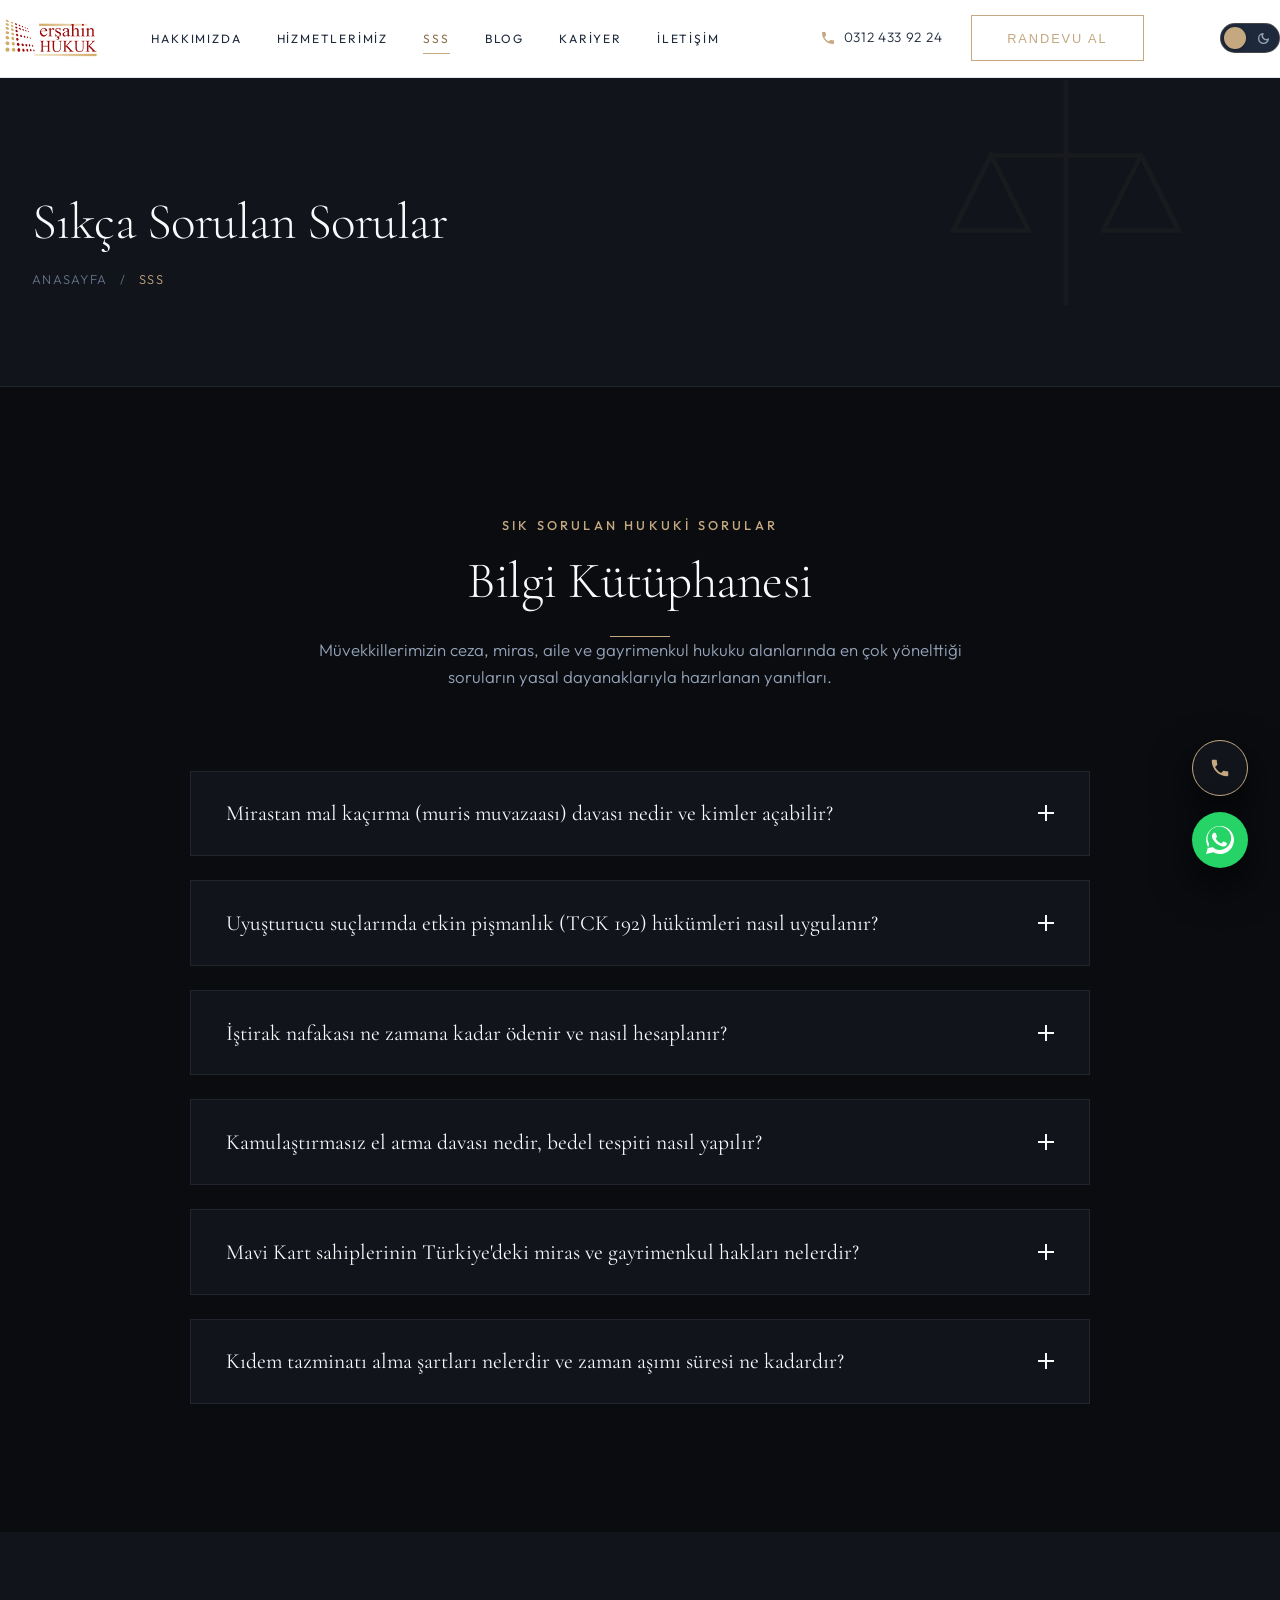
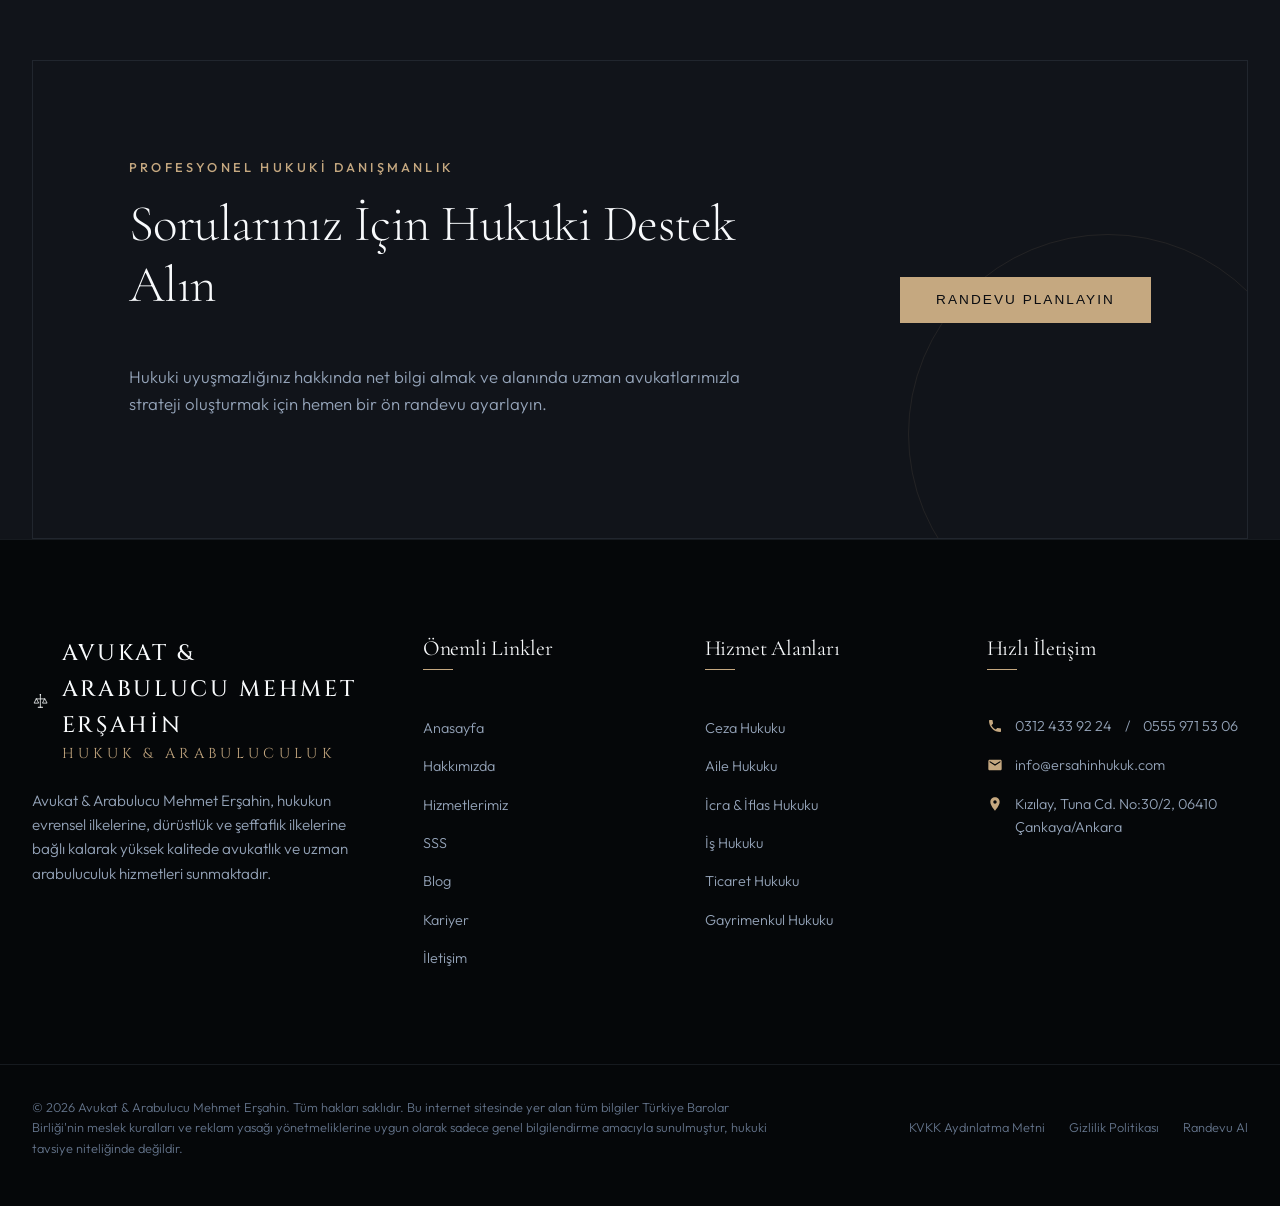
<file: sss.html>
<!DOCTYPE html>
<html lang="tr">
<head>
  <meta charset="UTF-8">
  <meta name="viewport" content="width=device-width, initial-scale=1.0">
  <meta name="description" content="Avukat & Arabulucu Mehmet Erşahin Sıkça Sorulan Sorular (SSS) sayfası. Miras, ceza, aile, iş ve gayrimenkul hukuku uyuşmazlıkları hakkında en çok merak edilen hukuki sorular ve yanıtları.">
  <title>Sıkça Sorulan Sorular (FAQ) | Avukat & Arabulucu Mehmet Erşahin</title>
  <link rel="stylesheet" href="assets/css/style.css">
  <link rel="icon" type="image/png" href="favicon.png">
  
  <!-- Structured Schema Data for SEO (Google Rich Snippets) -->
  <script type="application/ld+json">
  {
    "@context": "https://schema.org",
    "@type": "FAQPage",
    "mainEntity": [
      {
        "@type": "Question",
        "name": "Mirastan mal kaçırma (muris muvazaası) davası nedir ve kimler açabilir?",
        "acceptedAnswer": {
          "@type": "Answer",
          "text": "Mirastan mal kaçırma (muris muvazaası) davası, mirasbırakanın (murisin) yasal mirasçılarından mal kaçırmak amacıyla tapuda yaptığı danışıklı ve geçersiz taşınmaz satışlarının iptali için açılan davadır. Bu davayı, mirasbırakanın vefatından sonra saklı pay sahibi olsun ya da olmasın yasal hakkı zedelenen tüm yasal mirasçılar (çocuklar, eş, anne-baba vb.) ile evlatlıklar açabilir. Davada herhangi bir zamanaşımı veya hak düşürücü süre bulunmamaktadır."
        }
      },
      {
        "@type": "Question",
        "name": "Uyuşturucu suçlarında etkin pişmanlık (TCK 192) hükümleri nasıl uygulanır?",
        "acceptedAnswer": {
          "@type": "Answer",
          "text": "Türk Ceza Kanunu 192. maddesi kapsamında, uyuşturucu madde imal veya ticareti suçuna karışmış kişi, resmi makamlar tarafından haber alınmadan önce suçu ve diğer suç ortaklarını ihbar ederek yakalanmalarını sağlarsa hakkında cezaya hükmolunmaz. Eğer suç resmi makamlarca öğrenildikten sonra gönüllü olarak suçun aydınlatılmasına ve suç ortaklarının yakalanmasına katkı sağlarsa, mahkemece verilecek cezada yarıdan dörtte bire kadar indirim uygulanır."
        }
      },
      {
        "@type": "Question",
        "name": "İştirak nafakası ne zamana kadar ödenir ve nasıl hesaplanır?",
        "acceptedAnswer": {
          "@type": "Answer",
          "text": "İştirak nafakası, boşanma sonrasında velayet hakkı kendisine verilmeyen eşin, müşterek çocuğun bakım, eğitim ve sağlık giderlerine katkı sağlaması amacıyla ödediği nafaka türüdür. İştirak nafakası kural olarak çocuk ergin olana (18 yaşını doldurana) kadar devam eder. Ancak çocuk ergin olmasına rağmen eğitimine devam ediyorsa, eğitim hayatı sonlanana kadar yardım nafakası adı altında devam eder. Nafaka miktarı, ödeyecek eşin mali gücü ile çocuğun ihtiyaçları doğrultusunda hakim tarafından hakkaniyete göre belirlenir."
        }
      },
      {
        "@type": "Question",
        "name": "Kamulaştırmasız el atma davası nedir, bedel tespiti nasıl yapılır?",
        "acceptedAnswer": {
          "@type": "Answer",
          "text": "Kamulaştırmasız el atma, kamu kurumlarının usulüne uygun bir kamulaştırma işlemi yapmaksızın, özel mülkiyetteki bir taşınmaza fiilen el koyması veya imar planında kamu hizmetine ayırarak malikin tasarruf yetkisini hukuken engellemesidir. Bu durumda mülk sahibi, idareye karşı kamulaştırmasız el atma nedeniyle tazminat davası açarak taşınmazın güncel rayiç bedelinin kendisine ödenmesini talep edebilir. Bedel tespiti, mahkemece atanan uzman bilirkişilerce taşınmazın cinsi, konumu, imar durumu ve emsal satış değerleri dikkate alınarak yapılır."
        }
      },
      {
        "@type": "Question",
        "name": "Mavi Kart sahiplerinin Türkiye'deki miras ve gayrimenkul hakları nelerdir?",
        "acceptedAnswer": {
          "@type": "Answer",
          "text": "Doğumla Türk vatandaşı olup da izinle Türk vatandaşlığından çıkan ve Mavi Kart sahibi olan kişiler, Türkiye Cumhuriyeti vatandaşlarına tanınan miras edinme ve gayrimenkul satın alma haklarına aynen sahiptirler. Tapu müdürlüklerinde yabancı uyruklu kişi statüsünde işlem görmezler ve askeri yasak bölgeler haricinde diledikleri gibi gayrimenkul edinebilirler. Mirasçılık hakları da Türk kanunlarına tabi olarak aynen korunur."
        }
      },
      {
        "@type": "Question",
        "name": "Kıdem tazminatı alma şartları nelerdir ve zaman aşımı süresi ne kadardır?",
        "acceptedAnswer": {
          "@type": "Answer",
          "text": "Bir işçinin kıdem tazminatına hak kazanabilmesi için aynı işverene bağlı işyerinde en az 1 yıl çalışmış olması ve iş sözleşmesinin kanunda belirtilen sebeplerle sona ermiş olması gerekir. İşçinin ahlak ve iyi niyet kurallarına aykırı davranışlar dışındaki bir nedenle işten çıkarılması, işçinin haklı nedenle istifası (ücret ödenmemesi, mobbing vb.), askerlik, emeklilik, kadın işçinin evlendiği tarihten itibaren 1 yıl içinde istifa etmesi veya işçinin vefatı hallerinde tazminat ödenir. Kıdem tazminatı alacaklarında zamanaşımı süresi 5 yıldır."
        }
      }
    ]
  }
  </script>
</head>
<body>

  <!-- --- Header / Nav --- -->
  <header class="header">
    <div class="container header-nav">
      <a href="/" class="logo">
        <img src="assets/images/logo.png" alt="Avukat & Arabulucu Mehmet Erşahin" class="logo-img">
      </a>
      
      <nav>
        <ul class="nav-menu">
          <li><a href="hakkimizda" class="nav-link">Hakkımızda</a></li>
          <li><a href="hizmetler" class="nav-link">Hizmetlerimiz</a></li>
          <li><a href="sss" class="nav-link active">SSS</a></li>
          <li><a href="blog" class="nav-link">Blog</a></li>
          <li><a href="kariyer" class="nav-link">Kariyer</a></li>
          <li><a href="iletisim" class="nav-link">İletişim</a></li>
        </ul>
      </nav>

      <div class="nav-actions">
        <a href="tel:+903124339224" class="nav-phone">
          <svg viewBox="0 0 24 24"><path d="M6.62 10.79c1.44 2.83 3.76 5.14 6.59 6.59l2.2-2.2c.27-.27.67-.36 1.02-.24 1.12.37 2.33.57 3.59.57.55 0 1 .45 1 1V20c0 .55-.45 1-1 1-9.39 0-17-7.61-17-17 0-.55.45-1 1-1h3.5c.55 0 1 .45 1 1 0 1.25.2 2.47.57 3.59.12.35.03.74-.24 1.02l-2.2 2.2z"/></svg>
          0312 433 92 24
        </a>
        <button class="btn btn-gold-border js-appointment-trigger">Randevu Al</button>
      </div>

      <button class="mobile-menu-btn" aria-label="Menüyü Aç/Kapat">
        <span></span>
        <span></span>
        <span></span>
      </button>
    </div>
  </header>

  <!-- --- Page Header --- -->
  <section class="page-header">
    <svg class="page-header-bg" viewBox="0 0 32 32">
      <path d="M16 4v24M8 12h16M8 12l-4 8h8zM24 12l-4 8h8z" stroke="var(--accent-gold)" stroke-width="0.5" fill="none"/>
    </svg>
    <div class="container">
      <h1 class="page-title reveal">Sıkça Sorulan Sorular</h1>
      <ul class="breadcrumbs reveal" style="transition-delay: 0.1s;">
        <li><a href="/">Anasayfa</a></li>
        <li class="active">SSS</li>
      </ul>
    </div>
  </section>

  <!-- --- FAQ Section --- -->
  <section class="section-primary">
    <div class="container">
      <div class="section-header reveal">
        <span class="section-subtitle">Sık Sorulan Hukuki Sorular</span>
        <h2 class="section-title">Bilgi Kütüphanesi</h2>
        <p>Müvekkillerimizin ceza, miras, aile ve gayrimenkul hukuku alanlarında en çok yönelttiği soruların yasal dayanaklarıyla hazırlanan yanıtları.</p>
      </div>

      <div class="faq-container reveal">
        
        <!-- FAQ Item 1 -->
        <div class="faq-item">
          <button class="faq-question">
            Mirastan mal kaçırma (muris muvazaası) davası nedir ve kimler açabilir?
            <span class="faq-toggle-icon"></span>
          </button>
          <div class="faq-answer">
            <div class="faq-answer-content">
              <p>Mirastan mal kaçırma (muris muvazaası) davası, mirasbırakanın yasal mirasçılarını aldatma iradesiyle yaptığı muvazaalı (danışıklı) devirlerin geçersiz kılınması amacıyla açılan dava türüdür. Sıklıkla mirasbırakanın bir gayrimenkulü bağışlamak istemesine rağmen resmi senette bunu "satış" veya "ölünceye kadar bakma sözleşmesi" gibi göstermesi şeklinde gerçekleşir.</p>
              <p><strong>Önemli Haklar:</strong></p>
              <ul>
                <li><strong>Kimler Açabilir:</strong> Saklı pay sahibi olsun ya da olmasın, yasal hakkı zedelenen tüm yasal mirasçılar (çocuklar, eş, evlatlıklar vb.) davayı açma hakkına sahiptir.</li>
                <li><strong>Zamanaşımı:</strong> Muris muvazaası davası, hak düşürücü veya herhangi bir zamanaşımı süresine tabi değildir. Mirasbırakanın ölümünden sonra her zaman açılabilir.</li>
              </ul>
            </div>
          </div>
        </div>

        <!-- FAQ Item 2 -->
        <div class="faq-item">
          <button class="faq-question">
            Uyuşturucu suçlarında etkin pişmanlık (TCK 192) hükümleri nasıl uygulanır?
            <span class="faq-toggle-icon"></span>
          </button>
          <div class="faq-answer">
            <div class="faq-answer-content">
              <p>Etkin pişmanlık, failin işlediği fiilden dolayı pişmanlık duyarak ceza adaletine yardımcı olması durumunda ceza indirimi veya cezasızlık öngören yasal bir müessesedir. Uyuşturucu veya uyarıcı madde imal ve ticareti ile kullanılması suçlarında TCK 192. maddesi uygulanır.</p>
              <p><strong>Koşullar ve İndirim Oranları:</strong></p>
              <ul>
                <li><strong>Haber Alınmadan Önce:</strong> Resmi makamlar suçu öğrenmeden önce failin suçu ihbar edip suç ortaklarını ve uyuşturucunun saklandığı yerleri bildirmesi halinde hakkında <strong>hiç cezaya hükmolunmaz</strong>.</li>
                <li><strong>Haber Alındıktan Sonra:</strong> Suç haber alındıktan sonra, ancak mahkemece hüküm verilmeden önce failin diğer suç ortaklarının yakalanmasına veya suçun delillerinin ele geçirilmesine <strong>gönüllü ve etkin şekilde yardım etmesi</strong> durumunda, verilecek cezada <strong>yarıdan dörtte bire kadar indirim</strong> yapılır.</li>
              </ul>
            </div>
          </div>
        </div>

        <!-- FAQ Item 3 -->
        <div class="faq-item">
          <button class="faq-question">
            İştirak nafakası ne zamana kadar ödenir ve nasıl hesaplanır?
            <span class="faq-toggle-icon"></span>
          </button>
          <div class="faq-answer">
            <div class="faq-answer-content">
              <p>İştirak nafakası, boşanma sonrasında çocuğun velayet hakkı kendisine verilmeyen eşin, çocuğun bakım, barınma, eğitim ve sağlık gibi temel masraflarına kendi gücü oranında katılmasını sağlayan nafaka türüdür.</p>
              <p><strong>Kritik Detaylar:</strong></p>
              <ul>
                <li><strong>Süre Sınırı:</strong> Kural olarak çocuk 18 yaşını doldurana (ergin olana) kadar ödenir. Ancak çocuk ergin olduğu halde eğitimi devam ediyorsa, eğitim hayatı sonlanana kadar nafaka yükümlülüğü <strong>yardım nafakası</strong> adı altında kendiliğinden devam eder.</li>
                <li><strong>Hesaplama Yöntemi:</strong> Sabit bir hesaplama formülü yoktur. Ödeyecek eşin geliri ve ekonomik gücü ile çocuğun yaşı, eğitim düzeyi ve güncel ihtiyaçları mahkemece tayin edilecek bilirkişi raporuyla belirlenerek hakkaniyet çerçevesinde karara bağlanır.</li>
              </ul>
            </div>
          </div>
        </div>

        <!-- FAQ Item 4 -->
        <div class="faq-item">
          <button class="faq-question">
            Kamulaştırmasız el atma davası nedir, bedel tespiti nasıl yapılır?
            <span class="faq-toggle-icon"></span>
          </button>
          <div class="faq-answer">
            <div class="faq-answer-content">
              <p>Kamulaştırmasız el atma, kamu idarelerinin (belediyeler, bakanlıklar vb.) yasal kamulaştırma işlemlerini yerine getirmeksizin, vatandaşın mülkiyetindeki taşınmaza fiilen (yol, park, direk dikme vb.) el koyması veya imar planında kısıtlayarak mülkiyet hakkını engellemesidir.</p>
              <p><strong>Hak Arama ve Değer Biçme:</strong></p>
              <ul>
                <li><strong>Hukuki Haklar:</strong> Mülk sahibi, idare aleyhine "kamulaştırmasız el atma nedeniyle tazminat" davası açarak taşınmazın mülkiyetini idareye devredip güncel rayiç değerini nakden talep edebilir.</li>
                <li><strong>Bedel Tespiti:</strong> Dava sırasında mahkemenin tayin edeceği gayrimenkul değerleme uzmanları ve inşaat mühendislerinden oluşan bilirkişi kurulu; arsanın cinsi, konumu, imar izinleri, emsal satış bedelleri ve çevresel faktörleri yerinde inceleyerek objektif bir güncel tazminat bedeli belirler.</li>
              </ul>
            </div>
          </div>
        </div>

        <!-- FAQ Item 5 -->
        <div class="faq-item">
          <button class="faq-question">
            Mavi Kart sahiplerinin Türkiye'deki miras ve gayrimenkul hakları nelerdir?
            <span class="faq-toggle-icon"></span>
          </button>
          <div class="faq-answer">
            <div class="faq-answer-content">
              <p>Mavi Kart, doğumla Türk vatandaşı olup da izin alarak başka bir ülke vatandaşlığına (Örn: Almanya) geçen ve Türk vatandaşlığını kaybeden kişilere verilen resmi kimlik belgesidir.</p>
              <p><strong>Mülk ve Miras Hakları:</strong></p>
              <ul>
                <li><strong>Gayrimenkul Edinme:</strong> Mavi Kart sahipleri, yabancılara uygulanan gayrimenkul edinim kısıtlamalarına tabi değildir. Türkiye Cumhuriyeti vatandaşları gibi askeri yasak bölgeler ve güvenlik bölgeleri dışındaki tüm taşınmazları serbestçe satın alabilir, satabilir ve kiraya verebilirler.</li>
                <li><strong>Miras Hakları:</strong> Miras hukuku açısından Türk vatandaşlarıyla tamamen eşit konumdadırlar. Türkiye'deki murislerinden kalan taşınır ve taşınmaz malların miras yoluyla kendilerine intikalinde herhangi bir kısıtlamayla karşılaşmazlar.</li>
              </ul>
            </div>
          </div>
        </div>

        <!-- FAQ Item 6 -->
        <div class="faq-item">
          <button class="faq-question">
            Kıdem tazminatı alma şartları nelerdir ve zaman aşımı süresi ne kadardır?
            <span class="faq-toggle-icon"></span>
          </button>
          <div class="faq-answer">
            <div class="faq-answer-content">
              <p>Kıdem tazminatı, işçinin işyerinde geçirdiği yılların ve emeğin karşılığı olarak, sözleşmesinin yasada öngörülen sebeplerle sona ermesi durumunda işverence ödenen toplu ücrettir.</p>
              <p><strong>Şartlar ve Süreler:</strong></p>
              <ul>
                <li><strong>Kıdem Şartı:</strong> İşçinin aynı işverenin işyerinde <strong>en az 1 tam yıl</strong> sürekli çalışmış olması zorunludur.</li>
                <li><strong>Fesih Şartı:</strong> İş sözleşmesinin işveren tarafından haklı nedenler (ahlaka aykırılık vb.) dışındaki bir sebeple feshedilmiş olması veya işçinin haklı nedenle (ücretin ödenmemesi, sigortasız çalışma, mobbing vb.) sözleşmeyi feshetmesi gerekir. Emeklilik, askerlik, vefat veya kadın işçinin evlendiği tarihten itibaren 1 yıl içinde kendi isteğiyle ayrılması halleri de kapsama dahildir.</li>
                <li><strong>Zamanaşımı:</strong> İş akdinin feshinden itibaren kıdem tazminatı talep etme zamanaşımı süresi <strong>5 yıldır</strong>. Bu süre içinde dava açılmalıdır.</li>
              </ul>
            </div>
          </div>
        </div>

      </div>
    </div>
  </section>

  <!-- --- Consultation CTA --- -->
  <section class="section-secondary" style="padding-bottom: 0;">
    <div class="container reveal">
      <div class="contact-cta">
        <div class="cta-flex">
          <div class="cta-content">
            <span class="section-subtitle">Profesyonel Hukuki Danışmanlık</span>
            <h2>Sorularınız İçin Hukuki Destek Alın</h2>
            <p>Hukuki uyuşmazlığınız hakkında net bilgi almak ve alanında uzman avukatlarımızla strateji oluşturmak için hemen bir ön randevu ayarlayın.</p>
          </div>
          <div>
            <button class="btn btn-primary js-appointment-trigger" style="white-space: nowrap;">Randevu Planlayın</button>
          </div>
        </div>
      </div>
    </div>
  </section>

  <!-- --- Footer --- -->
  <footer class="footer">
    <div class="container footer-grid">
      <div class="footer-logo-desc">
        <a href="/" class="logo">
          <svg class="logo-icon" viewBox="0 0 32 32">
            <path d="M16 4v24M8 12h16M8 12l-4 8h8zM24 12l-4 8h8z" stroke="currentColor" stroke-width="1.5" fill="none" stroke-linecap="round" stroke-linejoin="round"/>
            <circle cx="16" cy="4" r="1.5" fill="currentColor"/>
            <path d="M12 28h8" stroke="currentColor" stroke-width="2" stroke-linecap="round"/>
          </svg>
          <div class="logo-text">
            AVUKAT & ARABULUCU MEHMET ERŞAHİN
            <span>Hukuk & Arabuluculuk</span>
          </div>
        </a>
        <p>Avukat & Arabulucu Mehmet Erşahin, hukukun evrensel ilkelerine, dürüstlük ve şeffaflık ilkelerine bağlı kalarak yüksek kalitede avukatlık ve uzman arabuluculuk hizmetleri sunmaktadır.</p>
      </div>

      <div>
        <h4 class="footer-title">Önemli Linkler</h4>
        <ul class="footer-links" style="margin-top: 1.5rem;">
          <li><a href="/">Anasayfa</a></li>
          <li><a href="hakkimizda">Hakkımızda</a></li>
          <li><a href="hizmetler">Hizmetlerimiz</a></li>
          <li><a href="sss">SSS</a></li>
          <li><a href="blog">Blog</a></li>
          <li><a href="kariyer">Kariyer</a></li>
          <li><a href="iletisim">İletişim</a></li>
        </ul>
      </div>

      <div>
        <h4 class="footer-title">Hizmet Alanları</h4>
        <ul class="footer-links" style="margin-top: 1.5rem;">
          <li><a href="hizmetler?tab=ceza">Ceza Hukuku</a></li>
          <li><a href="hizmetler?tab=aile">Aile Hukuku</a></li>
          <li><a href="hizmetler?tab=icra">İcra & İflas Hukuku</a></li>
          <li><a href="hizmetler?tab=is">İş Hukuku</a></li>
          <li><a href="hizmetler?tab=ticaret">Ticaret Hukuku</a></li>
          <li><a href="hizmetler?tab=gayrimenkul">Gayrimenkul Hukuku</a></li>
        </ul>
      </div>

      <div>
        <h4 class="footer-title">Hızlı İletişim</h4>
        <ul class="footer-contact-info" style="margin-top: 1.5rem;">
          <li>
            <svg viewBox="0 0 24 24"><path d="M6.62 10.79c1.44 2.83 3.76 5.14 6.59 6.59l2.2-2.2c.27-.27.67-.36 1.02-.24 1.12.37 2.33.57 3.59.57.55 0 1 .45 1 1V20c0 .55-.45 1-1 1-9.39 0-17-7.61-17-17 0-.55.45-1 1-1h3.5c.55 0 1 .45 1 1 0 1.25.2 2.47.57 3.59.12.35.03.74-.24 1.02l-2.2 2.2z"/></svg>
            <a href="tel:+903124339224">0312 433 92 24</a> / <a href="tel:+905559715306">0555 971 53 06</a>
          </li>
          <li>
            <svg viewBox="0 0 24 24"><path d="M20 4H4c-1.1 0-1.99.9-1.99 2L2 18c0 1.1.9 2 2 2h16c1.1 0 2-.9 2-2V6c0-1.1-.9-2-2-2zm0 4l-8 5-8-5V6l8 5 8-5v2z"/></svg>
            <a href="mailto:info@ersahinhukuk.com">info@ersahinhukuk.com</a>
          </li>
          <li>
            <svg viewBox="0 0 24 24"><path d="M12 2C8.13 2 5 5.13 5 9c0 5.25 7 13 7 13s7-7.75 7-13c0-3.87-3.13-7-7-7zm0 9.5c-1.38 0-2.5-1.12-2.5-2.5s1.12-2.5 2.5-2.5 2.5 1.12 2.5 2.5-1.12 2.5-2.5 2.5z"/></svg>
            <span>Kızılay, Tuna Cd. No:30/2, 06410 Çankaya/Ankara</span>
          </li>
        </ul>
      </div>
    </div>

    <div class="container footer-bottom">
      <div class="footer-disclaimer">
        © 2026 Avukat & Arabulucu Mehmet Erşahin. Tüm hakları saklıdır. Bu internet sitesinde yer alan tüm bilgiler Türkiye Barolar Birliği'nin meslek kuralları ve reklam yasağı yönetmeliklerine uygun olarak sadece genel bilgilendirme amacıyla sunulmuştur, hukuki tavsiye niteliğinde değildir. 
      </div>
      <div class="footer-bottom-links">
        <a href="kvkk">KVKK Aydınlatma Metni</a>
        <a href="gizlilik">Gizlilik Politikası</a>
        <a href="iletisim">Randevu Al</a>
      </div>
    </div>
  </footer>

  <!-- --- Floating Contacts --- -->
  <div class="floating-contact">
    <a href="tel:+905559715306" class="floating-btn floating-phone" aria-label="Telefonla Arayın">
      <svg viewBox="0 0 24 24"><path d="M6.62 10.79c1.44 2.83 3.76 5.14 6.59 6.59l2.2-2.2c.27-.27.67-.36 1.02-.24 1.12.37 2.33.57 3.59.57.55 0 1 .45 1 1V20c0 .55-.45 1-1 1-9.39 0-17-7.61-17-17 0-.55.45-1 1-1h3.5c.55 0 1 .45 1 1 0 1.25.2 2.47.57 3.59.12.35.03.74-.24 1.02l-2.2 2.2z"/></svg>
    </a>
    <a href="https://wa.me/905559715306" class="floating-btn floating-whatsapp" target="_blank" rel="noopener noreferrer" aria-label="WhatsApp İletişim">
      <svg viewBox="0 0 24 24">
        <path d="M.057 24l1.687-6.163c-1.041-1.804-1.588-3.849-1.587-5.946C.06 5.348 5.397.01 12.008.01c3.202.001 6.212 1.246 8.477 3.514 2.266 2.268 3.507 5.28 3.505 8.484-.004 6.657-5.34 11.997-11.953 11.997-2.005-.001-3.973-.502-5.724-1.455L0 24zm6.59-4.846c1.6.95 2.802 1.486 4.757 1.487 5.589 0 10.134-4.52 10.138-10.07.002-2.688-1.04-5.216-2.935-7.114C16.66 1.558 14.135.516 11.453.515 5.865.515 1.32 5.037 1.316 10.589c-.001 1.83.479 3.25 1.378 4.814l-.993 3.63 3.747-.98c1.512.924 2.502 1.4 4.519 1.4z"/>
        <path d="M17.472 14.382c-.32-.16-1.89-.93-2.185-1.04-.3-.11-.515-.17-.73.15-.215.32-.83 1.04-1.02 1.25-.19.21-.38.24-.7.08-.32-.16-1.35-.5-2.575-1.595-.95-.85-1.6-1.9-1.785-2.22-.19-.32-.02-.49.14-.65.14-.14.32-.37.48-.56.16-.18.21-.3.32-.51.11-.215.05-.4-.03-.56-.08-.16-.73-1.77-1-2.43-.265-.64-.53-.55-.73-.56-.19-.01-.41-.01-.62-.01-.215 0-.56.08-.85.4-.29.32-1.1 1.08-1.1 2.63 0 1.55 1.13 3.05 1.285 3.26.16.21 2.225 3.397 5.39 4.754.753.323 1.342.517 1.8.66.757.24 1.448.207 1.993.125.607-.09 1.89-.77 2.153-1.48.263-.7.263-1.3.188-1.43-.075-.125-.275-.205-.595-.365z"/>
      </svg>
    </a>
  </div>

  <!-- --- Randevu Al Modal --- -->
  <div class="modal" id="appointment-modal">
    <div class="modal-overlay"></div>
    <div class="modal-container">
      <button class="modal-close" aria-label="Kapat">&times;</button>
      <h3 class="modal-title">Randevu Talebi Oluşturun</h3>
      <form id="appointment-form">
        <div class="form-group">
          <label for="app-name" class="form-label">Adınız Soyadınız *</label>
          <input type="text" id="app-name" class="form-control" placeholder="Örn. Ahmet Yılmaz" required>
        </div>
        <div class="form-row">
          <div class="form-group">
            <label for="app-phone" class="form-label">Telefon Numaranız *</label>
            <input type="tel" id="app-phone" class="form-control" placeholder="05xx xxx xx xx" required>
          </div>
          <div class="form-group">
            <label for="app-email" class="form-label">E-Posta Adresiniz *</label>
            <input type="email" id="app-email" class="form-control" placeholder="ahmet@example.com" required>
          </div>
        </div>
        <div class="form-row">
          <div class="form-group">
            <label for="app-service" class="form-label">Hukuki Konu *</label>
            <select id="app-service" class="form-control" required>
              <option value="" disabled selected>Seçiniz</option>
              <option value="ceza">Ceza Hukuku</option>
              <option value="aile">Aile & Miras Hukuku</option>
              <option value="icra">İcra & İflas Hukuku</option>
              <option value="is">İş Hukuku</option>
              <option value="ticaret">Ticaret & Şirketler Hukuku</option>
              <option value="gayrimenkul">Gayrimenkul Hukuku</option>
              <option value="diger">Diğer Hukuki Konular</option>
            </select>
          </div>
          <div class="form-group">
            <label for="app-date" class="form-label">Randevu Tarihi *</label>
            <input type="date" id="app-date" class="form-control" required>
          </div>
        </div>
        <div class="form-group">
          <label for="app-message" class="form-label">Mesajınız / Kısa Açıklama</label>
          <textarea id="app-message" class="form-control" placeholder="Lütfen hukuki uyuşmazlığınızı kısaca özetleyin..."></textarea>
        </div>
        <div class="form-group">
          <label class="checkbox-label">
            <input type="checkbox" required>
            <span>KVKK kapsamında kişisel verilerimin işlenmesini ve Avukat & Arabulucu Mehmet Erşahin tarafından bilgilendirme amacıyla kullanılmasını kabul ediyorum. *</span>
          </label>
        </div>
        <button type="submit" class="btn btn-primary" style="width: 100%;">Talebi Gönder</button>
      </form>
    </div>
  </div>

  <script src="assets/js/main.js"></script>
</body>
</html>
</file>
<file: assets/css/style.css>
/* 
  Erşahin Hukuk Bürosu - Master Stylesheet
  Design Theme: Premium Legal Editorial (Dark Mode Only)
  Fonts: Cormorant Garamond (Serif), Outfit (Sans-Serif), Cinzel (Branding Serif)
*/

@import url('https://fonts.googleapis.com/css2?family=Cinzel:wght@400;500;600;700&family=Cormorant+Garamond:ital,wght@0,300;0,400;0,500;0,600;0,700;1,400;1,500&family=Outfit:wght@200;300;400;500;600;700&display=swap');

/* --- CSS Variables & Design System --- */
:root {
  --bg-primary: #0a0c10;
  --bg-secondary: #11141a;
  --bg-tertiary: #191e27;
  --bg-glass: rgba(10, 12, 16, 0.75);
  
  --accent-gold: #c5a880;
  --accent-gold-hover: #d3bd9e;
  --accent-gold-dark: #8c714c;
  --accent-gold-muted: rgba(197, 168, 128, 0.1);
  --accent-gold-border: rgba(197, 168, 128, 0.25);
  
  --text-primary: #f8fafc;
  --text-secondary: #94a3b8;
  --text-muted: #64748b;
  --text-gold: #c5a880;
  
  --border-color: rgba(148, 163, 184, 0.12);
  --border-gold-focus: rgba(197, 168, 128, 0.6);
  
  --font-heading: 'Cormorant Garamond', Georgia, serif;
  --font-body: 'Outfit', sans-serif;
  --font-branding: 'Cinzel', serif;
  
  --transition-smooth: all 0.4s cubic-bezier(0.16, 1, 0.3, 1);
  --transition-fast: all 0.2s ease;
  
  --shadow-sm: 0 2px 8px rgba(0, 0, 0, 0.5);
  --shadow-md: 0 8px 30px rgba(0, 0, 0, 0.7);
  --shadow-lg: 0 16px 40px rgba(0, 0, 0, 0.85);
  --shadow-gold: 0 4px 20px rgba(197, 168, 128, 0.08);
  --bg-footer: #050709;
}

/* --- Light Theme Variables --- */
:root[data-theme="light"] {
  --bg-primary: #ffffff;
  --bg-secondary: #f8fafc;
  --bg-tertiary: #f1f5f9;
  --bg-glass: rgba(255, 255, 255, 0.85);

  --accent-gold: #b39268;
  --accent-gold-hover: #9c7b53;
  --accent-gold-dark: #6e5535;
  --accent-gold-muted: rgba(179, 146, 104, 0.08);
  --accent-gold-border: rgba(179, 146, 104, 0.2);

  --text-primary: #0f172a;
  --text-secondary: #475569;
  --text-muted: #64748b;
  --text-gold: #b39268;

  --border-color: rgba(15, 23, 42, 0.08);
  --border-gold-focus: rgba(179, 146, 104, 0.5);

  --shadow-sm: 0 2px 8px rgba(0, 0, 0, 0.04);
  --shadow-md: 0 8px 30px rgba(0, 0, 0, 0.06);
  --shadow-lg: 0 16px 40px rgba(0, 0, 0, 0.10);
  --shadow-gold: 0 4px 20px rgba(179, 146, 104, 0.04);
  
  --bg-footer: #f8fafc;
}

/* --- Theme Transitions --- */
body {
  transition: background-color 0.3s ease, color 0.3s ease;
}
section, footer, .service-card, .blog-card, .faq-item, .modal-container, .page-header {
  transition: background-color 0.3s ease, color 0.3s ease, border-color 0.3s ease, box-shadow 0.3s ease;
}

/* --- Reset & Base Styles --- */
*, *::before, *::after {
  box-sizing: border-box;
  margin: 0;
  padding: 0;
}

html {
  scroll-behavior: smooth;
  font-size: 16px;
  -webkit-font-smoothing: antialiased;
}

body {
  background-color: var(--bg-primary);
  color: var(--text-primary);
  font-family: var(--font-body);
  line-height: 1.6;
  font-weight: 300;
  overflow-x: hidden;
}

/* --- Typography --- */
h1, h2, h3, h4, h5, h6 {
  font-family: var(--font-heading);
  font-weight: 400;
  line-height: 1.2;
  color: var(--text-primary);
  letter-spacing: -0.01em;
}

h1 {
  font-size: clamp(2.5rem, 5vw + 1rem, 4.5rem);
  font-weight: 300;
}

h2 {
  font-size: clamp(2rem, 3.5vw + 0.5rem, 3.2rem);
  font-weight: 300;
  position: relative;
  padding-bottom: 1.5rem;
}

h2.section-title::after {
  content: '';
  position: absolute;
  bottom: 0;
  left: 50%;
  transform: translateX(-50%);
  width: 60px;
  height: 1px;
  background-color: var(--accent-gold);
}

h2.section-title.left-align::after {
  left: 0;
  transform: none;
}

h3 {
  font-size: clamp(1.4rem, 2vw + 0.2rem, 2rem);
  font-weight: 400;
}

p {
  color: var(--text-secondary);
  font-size: 1.05rem;
  font-weight: 300;
  margin-bottom: 1.5rem;
}

p.lead {
  font-size: 1.25rem;
  color: var(--text-secondary);
  font-family: var(--font-heading);
  font-style: italic;
  font-weight: 400;
}

a {
  color: inherit;
  text-decoration: none;
  transition: var(--transition-fast);
}

strong {
  font-weight: 500;
  color: var(--text-primary);
}

.gold-text {
  color: var(--accent-gold);
}

.italic-serif {
  font-family: var(--font-heading);
  font-style: italic;
}

/* --- Container & Layout --- */
.container {
  width: 100%;
  max-width: 1280px;
  margin-left: auto;
  margin-right: auto;
  padding-left: 2rem;
  padding-right: 2rem;
}

section {
  padding: 8rem 0;
  position: relative;
}

.section-secondary {
  background-color: var(--bg-secondary);
}

.grid-2 {
  display: grid;
  grid-template-columns: repeat(2, 1fr);
  gap: 4rem;
  align-items: center;
}

.grid-3 {
  display: grid;
  grid-template-columns: repeat(3, 1fr);
  gap: 2.5rem;
}

.grid-4 {
  display: grid;
  grid-template-columns: repeat(4, 1fr);
  gap: 2rem;
}

/* --- Buttons & Action Links --- */
.btn {
  display: inline-flex;
  align-items: center;
  justify-content: center;
  padding: 0.9rem 2.2rem;
  font-size: 0.85rem;
  font-weight: 500;
  letter-spacing: 0.15em;
  text-transform: uppercase;
  border-radius: 0;
  transition: var(--transition-smooth);
  cursor: pointer;
  position: relative;
  overflow: hidden;
}

.btn-primary {
  background-color: var(--accent-gold);
  color: var(--bg-primary);
  border: 1px solid var(--accent-gold);
}

.btn-primary:hover {
  background-color: transparent;
  color: var(--accent-gold);
  box-shadow: var(--shadow-gold);
}

.btn-secondary {
  background-color: transparent;
  color: var(--text-primary);
  border: 1px solid var(--border-color);
}

.btn-secondary:hover {
  border-color: var(--accent-gold);
  color: var(--accent-gold);
}

.btn-gold-border {
  background-color: transparent;
  color: var(--accent-gold);
  border: 1px solid var(--accent-gold);
}

.btn-gold-border:hover {
  background-color: var(--accent-gold);
  color: var(--bg-primary);
  box-shadow: var(--shadow-gold);
}

.text-link {
  display: inline-flex;
  align-items: center;
  font-family: var(--font-heading);
  font-size: 1.15rem;
  font-style: italic;
  color: var(--accent-gold);
  position: relative;
}

.text-link span {
  transition: transform 0.3s ease;
  margin-left: 0.5rem;
}

.text-link:hover span {
  transform: translateX(6px);
}

/* --- Header / Navigation --- */
.header {
  position: fixed;
  top: 0;
  left: 0;
  width: 100%;
  z-index: 1000;
  transition: var(--transition-smooth);
  border-bottom: 1px solid #e2e8f0;
  background-color: #ffffff;
}

.header-scrolled {
  background-color: #ffffff;
  border-bottom: 1px solid #e2e8f0;
  padding: 0.64rem 0; /* Scaled down to 0.7x (was 0.92rem) */
  box-shadow: 0 4px 6px -1px rgba(0, 0, 0, 0.05), 0 2px 4px -1px rgba(0, 0, 0, 0.03);
}

.header-nav {
  display: flex;
  align-items: center;
  justify-content: space-between;
  padding: 0.96rem 0; /* Scaled down to 0.7x (was 1.38rem) */
  transition: var(--transition-smooth);
}

.header-scrolled .header-nav {
  padding: 0.64rem 0; /* Scaled down to 0.7x (was 0.92rem) */
}

/* Header link colors and size adjustment for readability on white background */
.header .nav-link {
  color: #1e293b;
  font-size: 0.75rem; /* Scaled down to 0.7x for compactness (was 0.86rem) */
}

.header .nav-link:hover, 
.header .nav-link.active {
  color: var(--accent-gold-dark);
}

.header .nav-phone {
  color: #1e293b;
  font-size: 0.85rem; /* Scaled down to 0.7x for compactness (was 0.96rem) */
}

.header .nav-phone:hover {
  color: var(--accent-gold-dark);
}

.header .logo-img {
  height: 38px; /* Scaled down to 0.7x (was 55px) */
  width: auto;
  display: block;
}

.header .btn {
  font-size: 0.8rem; /* Scaled down to 0.7x for compactness (was 0.91rem) */
}

/* Ensure mobile menu hamburger lines are visible on white background */
.header .mobile-menu-btn span {
  background-color: #1e293b;
}

/* --- Theme Toggle Switch --- */
.theme-toggle-btn {
  background: none;
  border: none;
  cursor: pointer;
  padding: 0;
  margin-left: 1.5rem;
  display: inline-flex;
  align-items: center;
  justify-content: center;
  z-index: 1001;
  outline: none;
}

.theme-toggle-pill {
  position: relative;
  width: 60px;
  height: 30px;
  background-color: #1e293b;
  border-radius: 100px;
  display: flex;
  align-items: center;
  justify-content: space-between;
  padding: 0 6px;
  border: 1px solid rgba(197, 168, 128, 0.25);
  transition: var(--transition-smooth);
}

[data-theme="light"] .theme-toggle-pill {
  background-color: #f1f5f9;
  border-color: #e2e8f0;
}

.theme-toggle-icon-wrapper {
  z-index: 2;
  display: flex;
  align-items: center;
  justify-content: center;
  width: 18px;
  height: 18px;
  transition: var(--transition-smooth);
}

.theme-toggle-pill svg {
  width: 13px;
  height: 13px;
  stroke-width: 2.5;
  transition: var(--transition-smooth);
}

.sun-wrapper svg {
  stroke: #c5a880;
}

.moon-wrapper svg {
  stroke: #94a3b8;
}

[data-theme="light"] .sun-wrapper svg {
  stroke: #94a3b8;
}

[data-theme="light"] .moon-wrapper svg {
  stroke: #b39268;
}

.theme-toggle-slider {
  position: absolute;
  top: 3px;
  left: 3px;
  width: 22px;
  height: 22px;
  background-color: #c5a880;
  border-radius: 50%;
  box-shadow: 0 2px 5px rgba(0, 0, 0, 0.2);
  transition: transform 0.4s cubic-bezier(0.16, 1, 0.3, 1);
  z-index: 1;
}

[data-theme="light"] .theme-toggle-slider {
  transform: translateX(30px);
  background-color: #ffffff;
  box-shadow: 0 2px 5px rgba(0, 0, 0, 0.1);
}


.logo {
  display: flex;
  align-items: center;
  gap: 0.8rem;
}

.logo-icon {
  width: 32px;
  height: 32px;
  fill: var(--accent-gold);
}

.logo-text {
  font-family: var(--font-branding);
  font-size: 1.4rem;
  font-weight: 500;
  letter-spacing: 0.12em;
  color: var(--text-primary);
}

.logo-text span {
  font-weight: 300;
  font-size: 0.9rem;
  display: block;
  letter-spacing: 0.3em;
  color: var(--accent-gold);
  margin-top: -2px;
  text-transform: uppercase;
}

.nav-menu {
  display: flex;
  align-items: center;
  list-style: none;
  gap: 2.2rem;
}

.nav-link {
  font-size: 0.8rem;
  font-weight: 400;
  letter-spacing: 0.15em;
  text-transform: uppercase;
  color: var(--text-secondary);
  position: relative;
  padding: 0.5rem 0;
}

.nav-link::after {
  content: '';
  position: absolute;
  bottom: 0;
  left: 0;
  width: 0;
  height: 1px;
  background-color: var(--accent-gold);
  transition: var(--transition-smooth);
}

.nav-link:hover, .nav-link.active {
  color: var(--text-primary);
}

.nav-link:hover::after, .nav-link.active::after {
  width: 100%;
}

.nav-actions {
  display: flex;
  align-items: center;
  gap: 1.8rem;
  margin-left: 3rem;
}

.nav-phone {
  font-size: 0.9rem;
  letter-spacing: 0.05em;
  color: var(--text-secondary);
  display: flex;
  align-items: center;
  gap: 0.5rem;
  white-space: nowrap;
}

.nav-phone:hover {
  color: var(--accent-gold);
}

.nav-phone svg {
  width: 16px;
  height: 16px;
  fill: var(--accent-gold);
}

.mobile-menu-btn {
  display: none;
  background: none;
  border: none;
  cursor: pointer;
  width: 28px;
  height: 24px;
  position: relative;
  z-index: 1100;
}

.mobile-menu-btn span {
  display: block;
  width: 100%;
  height: 1px;
  background-color: var(--text-primary);
  position: absolute;
  left: 0;
  transition: var(--transition-smooth);
}

.mobile-menu-btn span:nth-child(1) { top: 4px; }
.mobile-menu-btn span:nth-child(2) { top: 12px; }
.mobile-menu-btn span:nth-child(3) { top: 20px; }

.mobile-menu-btn.active span:nth-child(1) { transform: translateY(8px) rotate(45deg); background-color: var(--accent-gold); }
.mobile-menu-btn.active span:nth-child(2) { opacity: 0; }
.mobile-menu-btn.active span:nth-child(3) { transform: translateY(-8px) rotate(-45deg); background-color: var(--accent-gold); }

/* --- Hero Sections --- */
.hero {
  min-height: 100vh;
  display: flex;
  align-items: center;
  position: relative;
  padding-top: 100px;
  overflow: hidden;
}

/* --- Hero Slideshow Background --- */
.hero-slideshow {
  position: absolute;
  top: 0;
  left: 0;
  width: 100%;
  height: 100%;
  z-index: 0;
}

.hero-slide {
  position: absolute;
  top: 0;
  left: 0;
  width: 100%;
  height: 100%;
  background-size: cover;
  background-position: center;
  background-repeat: no-repeat;
  opacity: 0;
  transition: opacity 1.8s ease-in-out, transform 8s cubic-bezier(0.1, 0.8, 0.2, 1);
  transform: scale(1.06);
}

.hero-slide.active {
  opacity: 0.65;
  transform: scale(1.0);
  z-index: 1;
}

[data-theme="light"] .hero-slide.active {
  opacity: 0.4; /* increased opacity for better visibility in light mode */
}

.hero-overlay {
  position: absolute;
  top: 0;
  left: 0;
  width: 100%;
  height: 100%;
  background: radial-gradient(circle at 70% 30%, rgba(197, 168, 128, 0.08) 0%, transparent 60%),
              linear-gradient(180deg, rgba(10, 12, 16, 0.3) 0%, rgba(10, 12, 16, 0.85) 100%);
  z-index: 2;
}

[data-theme="light"] .hero-overlay {
  background: radial-gradient(circle at 70% 30%, rgba(179, 146, 104, 0.08) 0%, transparent 60%),
              linear-gradient(180deg, rgba(255, 255, 255, 0.3) 0%, rgba(255, 255, 255, 0.85) 100%);
}




.hero-background-art {
  position: absolute;
  right: -5%;
  top: 15%;
  width: 50%;
  height: 70%;
  opacity: 0.15;
  z-index: 2;
  pointer-events: none;
  animation: slow-rotate 120s linear infinite;
}

.hero-content {
  position: relative;
  z-index: 3;
  max-width: 800px;
}

.hero-subtitle {
  font-size: 0.85rem;
  font-weight: 500;
  letter-spacing: 0.25em;
  text-transform: uppercase;
  color: var(--accent-gold);
  margin-bottom: 1.5rem;
  display: block;
}

.hero h1 {
  margin-bottom: 2rem;
}

.hero-actions {
  display: flex;
  gap: 1.5rem;
  margin-top: 3rem;
}

/* Page Header (Subpages) */
.page-header {
  padding-top: 12rem;
  padding-bottom: 6rem;
  background-color: var(--bg-secondary);
  border-bottom: 1px solid var(--border-color);
  position: relative;
  overflow: hidden;
}

.page-header-bg {
  position: absolute;
  right: 5%;
  top: 50%;
  transform: translateY(-50%);
  width: 300px;
  height: 300px;
  opacity: 0.04;
  pointer-events: none;
}

.page-title {
  font-size: clamp(2.2rem, 4vw, 3.8rem);
  margin-bottom: 1rem;
}

.breadcrumbs {
  display: flex;
  list-style: none;
  gap: 0.8rem;
  font-size: 0.8rem;
  letter-spacing: 0.1em;
  text-transform: uppercase;
  color: var(--text-muted);
}

.breadcrumbs li:not(:last-child)::after {
  content: '/';
  margin-left: 0.8rem;
}

.breadcrumbs a:hover {
  color: var(--accent-gold);
}

.breadcrumbs li.active {
  color: var(--accent-gold);
}

/* --- Stats Component --- */
.stats-bar {
  border-top: 1px solid var(--border-color);
  border-bottom: 1px solid var(--border-color);
  padding: 4rem 0;
  background-color: var(--bg-secondary);
}

.stats-grid {
  display: grid;
  grid-template-columns: repeat(4, 1fr);
  text-align: center;
  gap: 2rem;
}

.stat-item {
  border-right: 1px solid var(--border-color);
}

.stat-item:last-child {
  border-right: none;
}

.stat-number {
  font-family: var(--font-heading);
  font-size: clamp(2.2rem, 3.5vw, 3.8rem);
  color: var(--accent-gold);
  line-height: 1;
  margin-bottom: 0.5rem;
}

.stat-label {
  font-size: 0.8rem;
  text-transform: uppercase;
  letter-spacing: 0.15em;
  color: var(--text-secondary);
}

/* --- Section Headers --- */
.section-header {
  text-align: center;
  max-width: 700px;
  margin: 0 auto 5rem;
}

.section-header.left-align {
  text-align: left;
  margin-left: 0;
  margin-right: auto;
}

.section-subtitle {
  font-size: 0.8rem;
  font-weight: 500;
  letter-spacing: 0.25em;
  text-transform: uppercase;
  color: var(--accent-gold);
  margin-bottom: 1rem;
  display: block;
}

/* --- Practice Areas (Hizmetler) Cards --- */
.services-grid {
  margin-bottom: 4rem;
}

.service-card {
  background-color: var(--bg-secondary);
  border: 1px solid var(--border-color);
  padding: 3rem 2.5rem;
  position: relative;
  transition: var(--transition-smooth);
  display: flex;
  flex-direction: column;
  height: 100%;
}

.service-card::before {
  content: '';
  position: absolute;
  top: 0;
  left: 0;
  width: 100%;
  height: 2px;
  background: linear-gradient(90deg, transparent, var(--accent-gold), transparent);
  opacity: 0;
  transition: var(--transition-smooth);
}

.service-card:hover {
  transform: translateY(-8px);
  border-color: var(--accent-gold-border);
  box-shadow: var(--shadow-lg), var(--shadow-gold);
}

.service-card:hover::before {
  opacity: 1;
}

.service-card-icon {
  width: 48px;
  height: 48px;
  fill: var(--accent-gold);
  margin-bottom: 2rem;
  transition: var(--transition-smooth);
}

.service-card:hover .service-card-icon {
  transform: scale(1.1);
  fill: var(--accent-gold-hover);
}

.service-card h3 {
  margin-bottom: 1rem;
}

.service-card p {
  font-size: 0.95rem;
  color: var(--text-secondary);
  flex-grow: 1;
  margin-bottom: 2rem;
}

/* --- Team Component --- */
.team-grid {
  margin-bottom: 3rem;
}

.team-card {
  position: relative;
  background-color: var(--bg-secondary);
  border: 1px solid var(--border-color);
  overflow: hidden;
  transition: var(--transition-smooth);
}

.team-card:hover {
  border-color: var(--accent-gold-border);
  box-shadow: var(--shadow-md);
}

.team-img-wrapper {
  position: relative;
  aspect-ratio: 4/5;
  background-color: var(--bg-tertiary);
  overflow: hidden;
}

.team-img-wrapper img {
  width: 100%;
  height: 100%;
  object-fit: cover;
  transition: var(--transition-smooth);
}

.team-card:hover .team-img-wrapper img {
  transform: scale(1.05);
}

.team-img-overlay {
  position: absolute;
  top: 0;
  left: 0;
  width: 100%;
  height: 100%;
  background: linear-gradient(180deg, transparent 40%, rgba(10, 12, 16, 0.9) 100%);
}

.team-info {
  padding: 2rem;
  position: relative;
}

.team-role {
  font-size: 0.75rem;
  text-transform: uppercase;
  letter-spacing: 0.15em;
  color: var(--accent-gold);
  margin-bottom: 0.4rem;
  display: block;
}

.team-info h4 {
  font-size: 1.5rem;
  margin-bottom: 0.8rem;
}

.team-socials {
  display: flex;
  gap: 1rem;
  list-style: none;
  margin-top: 1rem;
}

.team-socials a {
  color: var(--text-muted);
  font-size: 0.9rem;
}

.team-socials a:hover {
  color: var(--accent-gold);
}

.team-socials svg {
  width: 18px;
  height: 18px;
  fill: currentColor;
}

/* --- Publications / Blog Grid --- */
.blog-grid {
  margin-bottom: 4rem;
}

.blog-card {
  background-color: var(--bg-secondary);
  border: 1px solid var(--border-color);
  overflow: hidden;
  display: flex;
  flex-direction: column;
  height: 100%;
  transition: var(--transition-smooth);
}

.blog-card:hover {
  transform: translateY(-5px);
  border-color: var(--accent-gold-border);
  box-shadow: var(--shadow-md);
}

.blog-card-img {
  position: relative;
  aspect-ratio: 16/10;
  overflow: hidden;
  background-color: var(--bg-tertiary);
}

.blog-card-img img {
  width: 100%;
  height: 100%;
  object-fit: cover;
  transition: var(--transition-smooth);
}

.blog-card:hover .blog-card-img img {
  transform: scale(1.05);
}

.blog-badge {
  position: absolute;
  top: 1rem;
  left: 1rem;
  background-color: var(--bg-primary);
  border: 1px solid var(--accent-gold-border);
  color: var(--accent-gold);
  font-size: 0.7rem;
  letter-spacing: 0.1em;
  text-transform: uppercase;
  padding: 0.4rem 0.8rem;
}

.blog-card-content {
  padding: 2rem;
  display: flex;
  flex-direction: column;
  flex-grow: 1;
}

.blog-date {
  font-size: 0.75rem;
  letter-spacing: 0.05em;
  color: var(--text-muted);
  margin-bottom: 0.8rem;
  display: flex;
  gap: 1rem;
}

.blog-card h4 {
  font-size: 1.35rem;
  margin-bottom: 1rem;
  line-height: 1.3;
}

.blog-card h4 a:hover {
  color: var(--accent-gold);
}

.blog-card p {
  font-size: 0.95rem;
  color: var(--text-secondary);
  flex-grow: 1;
  margin-bottom: 1.5rem;
  display: -webkit-box;
  -webkit-line-clamp: 3;
  -webkit-box-orient: vertical;
  overflow: hidden;
}

/* --- Contact & CTA Panels --- */
.contact-cta {
  background-color: var(--bg-secondary);
  border: 1px solid var(--border-color);
  padding: 6rem;
  position: relative;
  overflow: hidden;
}

.contact-cta::before {
  content: '';
  position: absolute;
  right: -5%;
  bottom: -20%;
  width: 400px;
  height: 400px;
  border: 1px solid var(--accent-gold-muted);
  border-radius: 50%;
  pointer-events: none;
}

.cta-flex {
  display: flex;
  align-items: center;
  justify-content: space-between;
  gap: 4rem;
  position: relative;
  z-index: 2;
}

.cta-content {
  max-width: 650px;
}

.cta-content h2 {
  margin-bottom: 1.5rem;
}

/* --- Form Fields & Elements --- */
.form-group {
  margin-bottom: 1.8rem;
  position: relative;
}

.form-label {
  display: block;
  font-size: 0.75rem;
  font-weight: 500;
  letter-spacing: 0.15em;
  text-transform: uppercase;
  color: var(--accent-gold);
  margin-bottom: 0.6rem;
}

.form-control {
  width: 100%;
  background-color: var(--bg-tertiary);
  border: 1px solid var(--border-color);
  color: var(--text-primary);
  padding: 1rem 1.2rem;
  font-family: var(--font-body);
  font-size: 0.95rem;
  font-weight: 300;
  transition: var(--transition-fast);
  border-radius: 0;
}

.form-control:focus {
  outline: none;
  border-color: var(--border-gold-focus);
  box-shadow: 0 0 10px rgba(197, 168, 128, 0.05);
}

textarea.form-control {
  resize: vertical;
  min-height: 120px;
}

.form-row {
  display: grid;
  grid-template-columns: 1fr 1fr;
  gap: 1.5rem;
}

.checkbox-label {
  display: flex;
  align-items: flex-start;
  gap: 0.8rem;
  font-size: 0.85rem;
  color: var(--text-secondary);
  cursor: pointer;
}

.checkbox-label input {
  margin-top: 0.2rem;
}

/* --- Footer --- */
.footer {
  background-color: var(--bg-footer);
  border-top: 1px solid var(--border-color);
  padding-top: 6rem;
  padding-bottom: 3rem;
}

.footer-grid {
  display: grid;
  grid-template-columns: 1.5fr 1fr 1fr 1.2fr;
  gap: 4rem;
  margin-bottom: 5rem;
}

.footer-logo-desc p {
  font-size: 0.95rem;
  margin-top: 1.5rem;
  margin-bottom: 2rem;
}

.footer-title {
  font-family: var(--font-heading);
  font-size: 1.35rem;
  color: var(--text-primary);
  margin-bottom: 1.8rem;
  position: relative;
  display: inline-block;
}

.footer-title::after {
  content: '';
  position: absolute;
  bottom: -0.5rem;
  left: 0;
  width: 30px;
  height: 1px;
  background-color: var(--accent-gold);
}

.footer-links {
  list-style: none;
}

.footer-links li {
  margin-bottom: 0.8rem;
}

.footer-links a {
  font-size: 0.9rem;
  color: var(--text-secondary);
}

.footer-links a:hover {
  color: var(--accent-gold);
  padding-left: 4px;
}

.footer-contact-info {
  list-style: none;
}

.footer-contact-info li {
  font-size: 0.9rem;
  color: var(--text-secondary);
  margin-bottom: 1rem;
  display: flex;
  align-items: flex-start;
  gap: 0.8rem;
}

.footer-contact-info li:first-child {
  white-space: nowrap;
}

.footer-contact-info svg {
  width: 16px;
  height: 16px;
  fill: var(--accent-gold);
  margin-top: 0.2rem;
  flex-shrink: 0;
}

.footer-bottom {
  border-top: 1px solid var(--border-color);
  padding-top: 2rem;
  display: flex;
  justify-content: space-between;
  align-items: center;
  font-size: 0.8rem;
  color: var(--text-muted);
}

.footer-disclaimer {
  max-width: 750px;
  line-height: 1.6;
}

.footer-bottom-links {
  display: flex;
  gap: 1.5rem;
  flex-wrap: wrap;
  justify-content: flex-end;
}

.footer-bottom-links a {
  color: var(--text-muted);
  transition: var(--transition-fast);
}

.footer-bottom-links a:hover {
  color: var(--accent-gold);
}

/* --- Floating Contact (WhatsApp / Phone) --- */
.floating-contact {
  position: fixed;
  bottom: 2rem;
  right: 2rem;
  z-index: 999;
  display: flex;
  flex-direction: column;
  gap: 1rem;
}

.floating-btn {
  width: 56px;
  height: 56px;
  border-radius: 50%;
  display: flex;
  align-items: center;
  justify-content: center;
  box-shadow: var(--shadow-lg);
  transition: var(--transition-smooth);
}

.floating-btn:hover {
  transform: scale(1.1);
}

.floating-phone {
  background-color: var(--bg-secondary);
  border: 1px solid var(--accent-gold);
  color: var(--accent-gold);
}

.floating-phone svg {
  width: 22px;
  height: 22px;
  fill: currentColor;
}

.floating-whatsapp {
  background-color: #25d366;
  color: white;
}

.floating-whatsapp svg {
  width: 28px;
  height: 28px;
  fill: currentColor;
}

/* --- Modal Layouts --- */
.modal {
  position: fixed;
  top: 0;
  left: 0;
  width: 100%;
  height: 100%;
  z-index: 10000;
  display: flex;
  align-items: center;
  justify-content: center;
  opacity: 0;
  pointer-events: none;
  transition: opacity 0.4s ease;
}

.modal.active {
  opacity: 1;
  pointer-events: all;
}

.modal-overlay {
  position: absolute;
  top: 0;
  left: 0;
  width: 100%;
  height: 100%;
  background-color: rgba(5, 7, 9, 0.85);
  backdrop-filter: blur(8px);
}

.modal-container {
  position: relative;
  z-index: 2;
  background-color: var(--bg-secondary);
  border: 1px solid var(--accent-gold-border);
  width: 100%;
  max-width: 600px;
  max-height: 90vh;
  overflow-y: auto;
  padding: 3.5rem;
  box-shadow: var(--shadow-lg), var(--shadow-gold);
  transform: translateY(30px);
  transition: transform 0.4s cubic-bezier(0.16, 1, 0.3, 1);
}

.modal.active .modal-container {
  transform: translateY(0);
}

.modal-close {
  position: absolute;
  top: 1.5rem;
  right: 1.5rem;
  background: none;
  border: none;
  cursor: pointer;
  color: var(--text-secondary);
  font-size: 1.5rem;
  transition: var(--transition-fast);
}

.modal-close:hover {
  color: var(--accent-gold);
  transform: rotate(90deg);
}

.modal-title {
  margin-bottom: 2rem;
  text-align: center;
  border-bottom: 1px solid var(--border-color);
  padding-bottom: 1rem;
}

/* --- Interactive Elements: Tabs (Hizmetler) --- */
.tabs-container {
  margin-top: 2rem;
}

.tabs-nav {
  display: flex;
  justify-content: center;
  gap: 1rem;
  border-bottom: 1px solid var(--border-color);
  padding-bottom: 1rem;
  margin-bottom: 3rem;
  list-style: none;
}

.tab-btn {
  background: none;
  border: none;
  color: var(--text-secondary);
  font-family: var(--font-heading);
  font-size: 1.25rem;
  padding: 0.5rem 1.5rem;
  cursor: pointer;
  position: relative;
  transition: var(--transition-fast);
}

.tab-btn::after {
  content: '';
  position: absolute;
  bottom: -1px;
  left: 0;
  width: 0;
  height: 2px;
  background-color: var(--accent-gold);
  transition: var(--transition-smooth);
}

.tab-btn:hover {
  color: var(--text-primary);
}

.tab-btn.active {
  color: var(--accent-gold);
}

.tab-btn.active::after {
  width: 100%;
}

.tab-panel {
  display: none;
  animation: fade-in-panel 0.5s ease;
}

.tab-panel.active {
  display: block;
}

@keyframes fade-in-panel {
  from { opacity: 0; transform: translateY(15px); }
  to { opacity: 1; transform: translateY(0); }
}

/* --- Dynamic Filter/Search Elements (Blog) --- */
.search-filter-bar {
  display: flex;
  gap: 2rem;
  margin-bottom: 3.5rem;
  background-color: var(--bg-secondary);
  border: 1px solid var(--border-color);
  padding: 1.5rem;
}

.search-input-wrapper {
  position: relative;
  flex-grow: 1;
}

.search-input-wrapper svg {
  position: absolute;
  left: 1.2rem;
  top: 50%;
  transform: translateY(-50%);
  width: 18px;
  height: 18px;
  fill: var(--text-muted);
  pointer-events: none;
}

.search-input-wrapper .form-control {
  padding-left: 3rem;
}

.filter-select-wrapper {
  min-width: 220px;
}

/* --- Client Onboarding Pipeline --- */
.pipeline-wrapper {
  display: grid;
  grid-template-columns: repeat(4, 1fr);
  gap: 2.5rem;
  margin-top: 4rem;
}

.pipeline-step {
  position: relative;
  background-color: var(--bg-secondary);
  border: 1px solid var(--border-color);
  padding: 2.5rem 2rem;
  transition: var(--transition-smooth);
}

.pipeline-step:hover {
  border-color: var(--accent-gold-border);
  transform: translateY(-5px);
}

.pipeline-number {
  font-family: var(--font-heading);
  font-size: 3rem;
  color: var(--accent-gold-muted);
  position: absolute;
  top: 1rem;
  right: 1.5rem;
  font-weight: 700;
  line-height: 1;
}

.pipeline-step h4 {
  font-size: 1.25rem;
  margin-bottom: 1rem;
  margin-top: 1rem;
}

.pipeline-step p {
  font-size: 0.9rem;
  margin-bottom: 0;
}

/* --- Scroll animations using class names --- */
.reveal {
  opacity: 0;
  transform: translateY(40px);
  transition: opacity 0.8s cubic-bezier(0.16, 1, 0.3, 1), transform 0.8s cubic-bezier(0.16, 1, 0.3, 1);
}

.reveal.revealed {
  opacity: 1;
  transform: translateY(0);
}

.reveal-left {
  opacity: 0;
  transform: translateX(-40px);
  transition: opacity 0.8s cubic-bezier(0.16, 1, 0.3, 1), transform 0.8s cubic-bezier(0.16, 1, 0.3, 1);
}

.reveal-left.revealed {
  opacity: 1;
  transform: translateX(0);
}

.reveal-right {
  opacity: 0;
  transform: translateX(40px);
  transition: opacity 0.8s cubic-bezier(0.16, 1, 0.3, 1), transform 0.8s cubic-bezier(0.16, 1, 0.3, 1);
}

.reveal-right.revealed {
  opacity: 1;
  transform: translateX(0);
}

.stagger-item {
  opacity: 0;
  transform: translateY(30px);
  transition: opacity 0.6s cubic-bezier(0.16, 1, 0.3, 1), transform 0.6s cubic-bezier(0.16, 1, 0.3, 1);
}

.stagger-container.revealed .stagger-item {
  opacity: 1;
  transform: translateY(0);
}

.stagger-container.revealed .stagger-item:nth-child(1) { transition-delay: 0.1s; }
.stagger-container.revealed .stagger-item:nth-child(2) { transition-delay: 0.25s; }
.stagger-container.revealed .stagger-item:nth-child(3) { transition-delay: 0.4s; }
.stagger-container.revealed .stagger-item:nth-child(4) { transition-delay: 0.55s; }

/* Custom keyframes */
@keyframes slow-rotate {
  from { transform: translateY(-50%) rotate(0deg); }
  to { transform: translateY(-50%) rotate(360deg); }
}

/* --- Responsive Adjustments --- */
@media (max-width: 1024px) {
  .grid-4 {
    grid-template-columns: repeat(2, 1fr);
  }
  .grid-3 {
    grid-template-columns: repeat(2, 1fr);
  }
  .pipeline-wrapper {
    grid-template-columns: repeat(2, 1fr);
  }
  .footer-grid {
    grid-template-columns: repeat(2, 1fr);
    gap: 3rem;
  }
  .cta-flex {
    flex-direction: column;
    text-align: center;
    gap: 2rem;
  }
}

@media (max-width: 768px) {
  section {
    padding: 5rem 0;
  }
  .grid-2 {
    grid-template-columns: 1fr;
    gap: 2.5rem;
  }
  .header-nav {
    padding: 1rem 0;
  }
  .nav-menu {
    position: fixed;
    top: 0;
    right: -100%;
    width: 80%;
    max-width: 400px;
    height: 100vh;
    background-color: var(--bg-secondary);
    border-left: 1px solid var(--border-color);
    flex-direction: column;
    justify-content: center;
    gap: 2.5rem;
    padding: 3rem;
    z-index: 1050;
    transition: var(--transition-smooth);
  }
  .nav-menu.active {
    right: 0;
  }
  .nav-actions {
    display: none; /* Hide phone and button inside nav on mobile */
  }
  .mobile-menu-btn {
    display: block;
  }
  .theme-toggle-btn {
    margin-left: auto;
    margin-right: 1.5rem;
  }
  .stats-grid {
    grid-template-columns: repeat(2, 1fr);
    gap: 2.5rem 0;
  }
  .stat-item {
    border-right: none;
  }
  .stat-item:nth-child(odd) {
    border-right: 1px solid var(--border-color);
  }
  .search-filter-bar {
    flex-direction: column;
    gap: 1rem;
  }
  .filter-select-wrapper {
    width: 100%;
  }
  .modal-container {
    padding: 2rem;
  }
}

@media (max-width: 480px) {
  .grid-3, .grid-4, .pipeline-wrapper {
    grid-template-columns: 1fr;
  }
  .stats-grid {
    grid-template-columns: 1fr;
  }
  .stat-item {
    border-right: none !important;
    border-bottom: 1px solid var(--border-color);
    padding-bottom: 1.5rem;
  }
  .stat-item:last-child {
    border-bottom: none;
    padding-bottom: 0;
  }
  .hero-actions {
    flex-direction: column;
    gap: 1rem;
  }
  .form-row {
    grid-template-columns: 1fr;
    gap: 0;
  }
  .footer-grid {
    grid-template-columns: 1fr;
    gap: 2.5rem;
  }
  .footer-bottom {
    flex-direction: column;
    text-align: center;
    gap: 1rem;
  }
  .floating-contact {
    bottom: 1.5rem;
    right: 1.5rem;
  }
  .floating-btn {
    width: 48px;
    height: 48px;
  }
}

/* --- FAQ Accordion Layout --- */
.faq-container {
  max-width: 900px;
  margin: 0 auto;
  display: flex;
  flex-direction: column;
  gap: 1.5rem;
}

.faq-item {
  background-color: var(--bg-secondary);
  border: 1px solid var(--border-color);
  transition: var(--transition-smooth);
}

.faq-item:hover {
  border-color: var(--accent-gold-border);
}

.faq-item.active {
  border-color: var(--accent-gold);
  box-shadow: var(--shadow-gold);
}

.faq-question {
  width: 100%;
  background: none;
  border: none;
  text-align: left;
  padding: 1.8rem 2.2rem;
  display: flex;
  justify-content: space-between;
  align-items: center;
  cursor: pointer;
  color: var(--text-primary);
  font-family: var(--font-heading);
  font-size: 1.35rem;
  font-weight: 400;
  transition: var(--transition-fast);
}

.faq-question:hover {
  color: var(--accent-gold);
}

.faq-item.active .faq-question {
  color: var(--accent-gold);
}

.faq-toggle-icon {
  position: relative;
  width: 16px;
  height: 16px;
  flex-shrink: 0;
  margin-left: 1.5rem;
}

.faq-toggle-icon::before,
.faq-toggle-icon::after {
  content: '';
  position: absolute;
  background-color: currentColor;
  transition: transform 0.3s ease;
}

/* Horizontal line */
.faq-toggle-icon::before {
  top: 7px;
  left: 0;
  width: 16px;
  height: 2px;
}

/* Vertical line */
.faq-toggle-icon::after {
  top: 0;
  left: 7px;
  width: 2px;
  height: 16px;
}

.faq-item.active .faq-toggle-icon::after {
  transform: rotate(90deg);
  opacity: 0;
}

.faq-item.active .faq-toggle-icon::before {
  transform: rotate(180deg);
}

.faq-answer {
  max-height: 0;
  overflow: hidden;
  opacity: 0;
  transition: max-height 0.4s cubic-bezier(0.16, 1, 0.3, 1), opacity 0.4s ease;
}

.faq-answer-content {
  padding: 0 2.2rem 2.2rem 2.2rem;
  color: var(--text-secondary);
  font-size: 1.02rem;
  line-height: 1.7;
}

.faq-answer-content p {
  margin-bottom: 1rem;
}

.faq-answer-content p:last-child {
  margin-bottom: 0;
}

.faq-answer-content ul {
  padding-left: 1.5rem;
  margin-top: 0.8rem;
  margin-bottom: 0.8rem;
}

.faq-answer-content li {
  margin-bottom: 0.5rem;
}

.faq-answer-content strong {
  color: var(--text-primary);
  font-weight: 500;
}

/* --- Google Maps Styling (Golden/Dark Theme) --- */
.google-map-wrapper {
  border: 1px solid var(--accent-gold-border);
  background-color: var(--bg-secondary);
  overflow: hidden;
  height: 260px;
  position: relative;
}

.google-map-iframe {
  width: 100%;
  height: 100%;
  border: 0;
  transition: var(--transition-smooth);
}

.google-map-wrapper:hover .google-map-iframe {
  /* No filter on hover */
}
</file>
